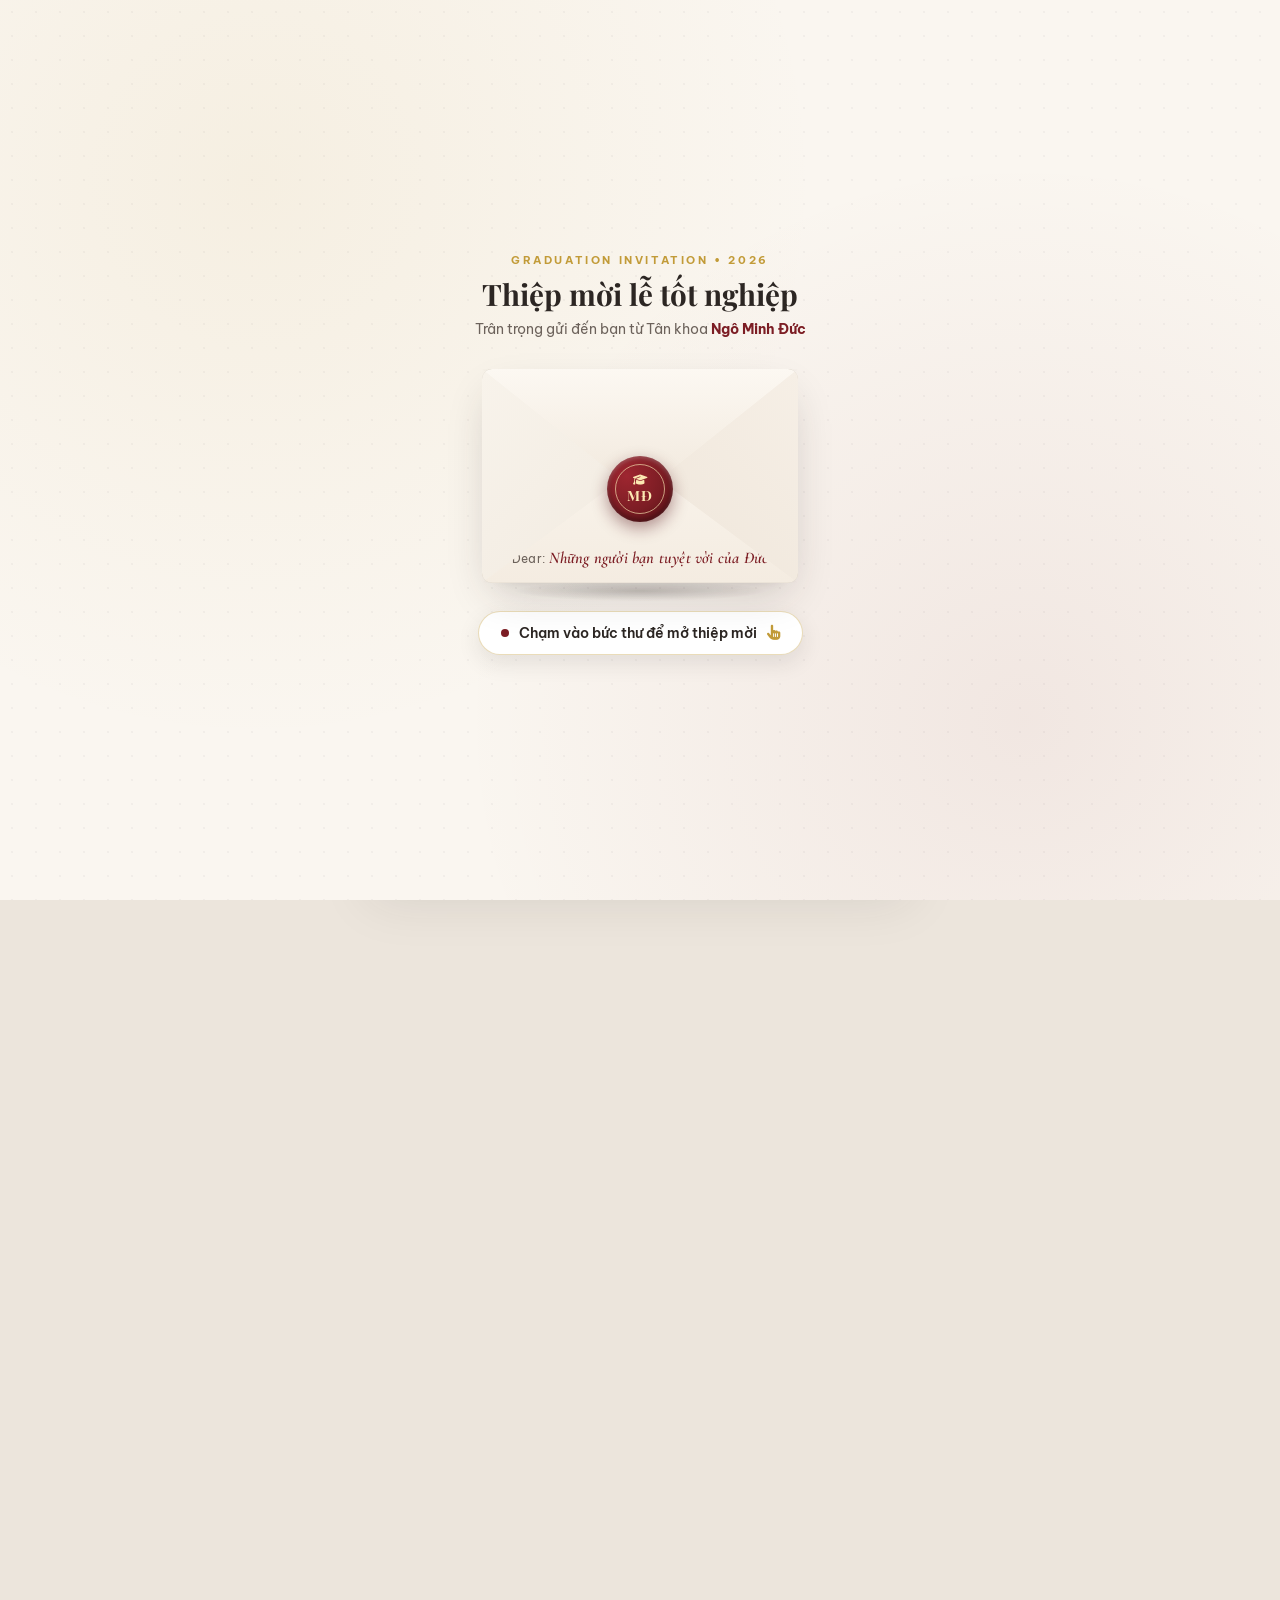
<file: index.html>
<!DOCTYPE html>
<html lang="vi">
<head>
  <meta charset="UTF-8">
  <meta name="viewport" content="width=device-width, initial-scale=1.0, maximum-scale=5.0">
  <title>Thiệp mời lễ tốt nghiệp - Ngô Minh Đức</title>

  <!-- Meta SEO & Khung xem trước liên kết (OpenGraph cho Zalo, Messenger, Facebook, iMessage) -->
  <meta name="description" content="Bốn năm thanh xuân khép lại trong một khoảnh khắc chuyển tua. Trân trọng kính mời Thầy Cô, Gia đình & Bạn bè đến chung vui cùng Tân khoa Ngô Minh Đức tại Đại học HUTECH.">
  <meta name="author" content="Ngô Minh Đức">
  
  <!-- ================================================================================== -->
  <!-- CẤU HÌNH HIỂN THỊ KHUNG XEM TRƯỚC (LINK PREVIEW) TRÊN ZALO, MESSENGER, FACEBOOK:    -->
  <!-- Khi gửi link thiệp lên Zalo/Messenger, hệ thống sẽ tự động hiện khung đẹp như mẫu. -->
  <!-- ================================================================================== -->
  <link rel="canonical" href="https://ngominhduc0203.github.io/thiepmoi-totnghiep/?v=5">
  <meta property="og:type" content="website">
  <meta property="og:url" content="https://ngominhduc0203.github.io/thiepmoi-totnghiep/?v=5">
  <!-- Dòng 1: Tiêu đề in đậm -->
  <meta property="og:title" content="Graduation Ceremony Ngô Minh Đức | Thiệp mời lễ tốt nghiệp">
  <!-- Dòng 2: Nội dung mô tả ngắn gọn, ý nghĩa -->
  <meta property="og:description" content="Bốn năm thanh xuân khép lại trong một khoảnh khắc chuyển tua. Trân trọng kính mời bạn đến chung vui cùng Minh Đức!">
  <!-- Dòng 3: Tên hiển thị nguồn website -->
  <meta property="og:site_name" content="Thiệp mời lễ tốt nghiệp • Minh Đức K22">
  <!-- Ảnh banner đại diện bức thư tỉ lệ chuẩn 1200x630 hiển thị rộng ngang cân đối (không bị hẹp 1 bên) -->
  <meta property="og:image" content="https://ngominhduc0203.github.io/thiepmoi-totnghiep/images/buc-thu-banner.jpg?v=2026112605">
  <meta property="og:image:secure_url" content="https://ngominhduc0203.github.io/thiepmoi-totnghiep/images/buc-thu-banner.jpg?v=2026112605">
  <meta property="og:image:type" content="image/jpeg">
  <meta property="og:image:width" content="1200">
  <meta property="og:image:height" content="630">
  <meta property="og:image:alt" content="Bức thư mời lễ tốt nghiệp - Tân khoa Ngô Minh Đức">

  <!-- Thẻ hỗ trợ Twitter / Telegram / iMessage -->
  <meta name="twitter:card" content="summary_large_image">
  <meta name="twitter:url" content="https://ngominhduc0203.github.io/thiepmoi-totnghiep/?v=5">
  <meta name="twitter:title" content="Graduation Ceremony Ngô Minh Đức | Thiệp mời lễ tốt nghiệp">
  <meta name="twitter:description" content="Bốn năm thanh xuân khép lại trong một khoảnh khắc chuyển tua. Trân trọng kính mời bạn đến chung vui cùng Minh Đức!">
  <meta name="twitter:image" content="https://ngominhduc0203.github.io/thiepmoi-totnghiep/images/buc-thu-banner.jpg?v=2026112605">

  <!-- Favicon -->
  <link rel="icon" href="data:image/svg+xml,<svg xmlns=%22http://www.w3.org/2000/svg%22 viewBox=%220 0 100 100%22><text y=%22.9em%22 font-size=%2290%22>🎓</text></svg>">

  <!-- Google Fonts: Be Vietnam Pro + Playfair Display + Cormorant Garamond + Caveat -->
  <link rel="preconnect" href="https://fonts.googleapis.com">
  <link rel="preconnect" href="https://fonts.gstatic.com" crossorigin>
  <link href="https://fonts.googleapis.com/css2?family=Be+Vietnam+Pro:ital,wght@0,300;0,400;0,500;0,600;0,700;1,400&family=Caveat:wght@500;600;700&family=Cormorant+Garamond:ital,wght@0,400;0,600;0,700;1,400;1,600&family=Playfair+Display:ital,wght@0,400;0,600;0,700;1,400&display=swap" rel="stylesheet">

  <!-- Font Awesome 6 Icons -->
  <link rel="stylesheet" href="https://cdnjs.cloudflare.com/ajax/libs/font-awesome/6.5.1/css/all.min.css">

  <!-- Custom Stylesheet (v=2026112703 để tránh cache CSS cũ) -->
  <link rel="stylesheet" href="css/style.css?v=2026112703">
</head>
<body class="envelope-locked">

  <!-- Thẻ Nhạc Nền Phát Khi Mở Thiệp Mời -->
  <audio id="bgAudio" src="./audio/nhac-nen.mp3" preload="auto" loop playsinline></audio>

  <!-- Nút Điều Khiển Bật / Tắt Nhạc Nền (Floating Music Button) -->
  <button type="button" id="audioControl" class="audio-control-btn" aria-label="Bật/Tắt nhạc nền" title="Bật / Tắt nhạc nền">
    <div class="music-disc-body">
      <span class="music-disc-icon">
        <i class="fa-solid fa-music"></i>
      </span>
    </div>
    <span class="music-wave-note note-1">♪</span>
    <span class="music-wave-note note-2">♫</span>
  </button>

  <!-- ======================================================== -->
  <!-- MÀN HÌNH PHONG BÌ BỨC THƯ CHỜ MỞ THIỆP (ENVELOPE INTRO)  -->
  <!-- Khách bấm vào phong bì sẽ mở nắp & hiện ra thiệp mời     -->
  <!-- ======================================================== -->
  <div id="envelopeOverlay" class="envelope-overlay" role="dialog" aria-modal="true" aria-label="Bấm để mở thiệp mời tốt nghiệp">
    <div class="envelope-stage">
      
      <!-- Tiêu đề nhỏ phía trên bức thư -->
      <div class="envelope-top-caption">
        <span class="envelope-kicker">GRADUATION INVITATION • 2026</span>
        <h2 class="envelope-heading">Thiệp mời lễ tốt nghiệp</h2>
        <p class="envelope-subheading">Trân trọng gửi đến bạn từ Tân khoa <strong>Ngô Minh Đức</strong></p>
      </div>

      <!-- Khối Bức Thư 3D (Interactive Envelope) -->
      <div id="envelopeCard" class="envelope-wrapper" tabindex="0" role="button" aria-label="Bấm vào bức thư để mở thiệp mời">
        <div class="envelope-shadow"></div>

        <div class="envelope-body">
          <!-- Mặt trong nền phong bì -->
          <div class="envelope-back"></div>

          <!-- Tấm thiệp bên trong nhú nhẹ lên khi mở nắp -->
          <div class="envelope-inner-card">
            <div class="inner-card-border">
              <img src="./images/logo-hutech.png" alt="Logo HUTECH" class="inner-card-logo">
              <span class="inner-card-tag">HUTECH UNIVERSITY • K22</span>
              <p class="inner-card-cursive">Minh Đức's</p>
              <p class="inner-card-title">GRADUATION</p>
              <p class="inner-card-date">19 . 12 . 2026</p>
            </div>
          </div>

          <!-- Nếp gấp 2 bên và mặt trước dưới phong bì -->
          <div class="envelope-pocket-left"></div>
          <div class="envelope-pocket-right"></div>
          <div class="envelope-pocket-bottom">
            <span class="envelope-pocket-to">Dear: <em>Những người bạn tuyệt vời của Đức</em></span>
          </div>

          <!-- Nắp phong bì (Lật mở 3D lên trên) -->
          <div class="envelope-flap"></div>

          <!-- Con dấu sáp đỏ đô ở chính giữa (Wax Seal) -->
          <div class="wax-seal-btn" aria-hidden="true">
            <div class="wax-seal-ring">
              <span class="wax-seal-icon"><i class="fa-solid fa-graduation-cap"></i></span>
              <span class="wax-seal-text">MĐ</span>
            </div>
          </div>
        </div>
      </div>

      <!-- Hướng dẫn bấm mở -->
      <button type="button" id="openEnvelopeBtn" class="envelope-open-prompt">
        <span class="prompt-pulse-dot"></span>
        <span>Chạm vào bức thư để mở thiệp mời</span>
        <i class="fa-solid fa-hand-pointer prompt-hand-icon"></i>
      </button>

    </div>
  </div>

  <!-- Mobile Wrapper Container -->
  <div class="invitation-container">

    <!-- ======================================================== -->
    <!-- PHẦN 1: THIỆP MỜI CHÍNH VỚI BĂNG RÔN PHỦ XUỐNG (HERO)   -->
    <!-- Thiết kế theo mẫu tham khảo: Băng rôn thả dọc bên phải   -->
    <!-- ======================================================== -->
    <header class="formal-card-section" id="hero">
      
      <!-- KHUNG VIỀN HOA VĂN GÓC VÀNG KIM CỔ ĐIỂN (THEO ẢNH MẪU) -->
      <div class="card-ornate-frame" aria-hidden="true">
        <svg width="0" height="0" style="position:absolute;overflow:hidden;">
          <defs>
            <symbol id="gold-corner-flourish" viewBox="0 0 80 80">
              <path d="M5 62 C5 44 4 20 6 7 C20 5 44 5 62 5" stroke="#CFA355" stroke-width="1.6" stroke-linecap="round" fill="none"/>
              <path d="M11 50 L11 11 L50 11" stroke="#CFA355" stroke-width="0.9" stroke-opacity="0.65" fill="none"/>
              <path d="M11 11 C18 13 24 19 26 26 C19 24 13 18 11 11 Z" fill="#CFA355" fill-opacity="0.82"/>
              <path d="M6 25 C12 24 16 29 14 35 C12 39 7 38 9 32" stroke="#CFA355" stroke-width="1.35" stroke-linecap="round" fill="none"/>
              <path d="M6 42 C11 44 13 49 9 53" stroke="#CFA355" stroke-width="1.2" stroke-linecap="round" fill="none"/>
              <circle cx="9.5" cy="59" r="1.6" fill="#CFA355"/>
              <path d="M25 6 C24 12 29 16 35 14 C39 12 38 7 32 9" stroke="#CFA355" stroke-width="1.35" stroke-linecap="round" fill="none"/>
              <path d="M42 6 C44 11 49 13 53 9" stroke="#CFA355" stroke-width="1.2" stroke-linecap="round" fill="none"/>
              <circle cx="59" cy="9.5" r="1.6" fill="#CFA355"/>
              <path d="M21 15 C27 15 31 18 31 23" stroke="#CFA355" stroke-width="1" stroke-linecap="round" fill="none"/>
              <path d="M15 21 C15 27 18 31 23 31" stroke="#CFA355" stroke-width="1" stroke-linecap="round" fill="none"/>
            </symbol>
            <symbol id="gold-sparkle-star" viewBox="0 0 60 60">
              <line x1="30" y1="2" x2="30" y2="58" stroke="#D9B166" stroke-width="0.8" stroke-opacity="0.45"/>
              <line x1="2" y1="30" x2="58" y2="30" stroke="#D9B166" stroke-width="0.8" stroke-opacity="0.45"/>
              <path d="M30 20 Q31.5 28.5 40 30 Q31.5 31.5 30 40 Q28.5 31.5 20 30 Q28.5 28.5 30 20 Z" fill="#D9B166" fill-opacity="0.72"/>
            </symbol>
          </defs>
        </svg>

        <div class="frame-border-inner"></div>
        <svg class="corner-flourish corner-tl" viewBox="0 0 80 80"><use href="#gold-corner-flourish"/></svg>
        <svg class="corner-flourish corner-tr" viewBox="0 0 80 80"><use href="#gold-corner-flourish"/></svg>
        <svg class="corner-flourish corner-bl" viewBox="0 0 80 80"><use href="#gold-corner-flourish"/></svg>
        <svg class="corner-flourish corner-br" viewBox="0 0 80 80"><use href="#gold-corner-flourish"/></svg>
        <svg class="frame-sparkle sparkle-left" viewBox="0 0 60 60"><use href="#gold-sparkle-star"/></svg>
        <svg class="frame-sparkle sparkle-bottom" viewBox="0 0 60 60"><use href="#gold-sparkle-star"/></svg>
      </div>

      <!-- DẢI BĂNG RÔN PHỦ DỌC XUỐNG BÊN PHẢI (NHƯ ẢNH MẪU) -->
      <aside class="hanging-sash reveal" aria-label="Dải băng tốt nghiệp K22 - Ngô Minh Đức">
        <div class="hanging-sash-ribbon">
          <!-- Biểu tượng ngôi sao ✦ -->
          <div class="sash-top-star">✦</div>
          
          <!-- Huy hiệu HUTECH trên dải băng -->
          <div class="sash-seal">
            <i class="fa-solid fa-graduation-cap"></i>
          </div>
          <span class="sash-school-label">HUTECH</span>

          <!-- Chữ dọc: TÊN TÂN KHOA NGÔ MINH ĐỨC -->
          <div class="sash-vertical-names-wrap">
            <span class="sash-name-vertical">NGÔ MINH ĐỨC</span>
          </div>

          <!-- Chữ dọc nhỏ: Ngành học -->
          <div class="sash-degree-wrap">
            <span class="sash-degree-vertical">Bachelor's Degree in IT • K22</span>
          </div>

          <!-- Nơ/Họa tiết ở đuôi chữ V -->
          <div class="sash-bottom-bow">
            <i class="fa-solid fa-ribbon"></i>
          </div>
        </div>
      </aside>

      <!-- NỘI DUNG TẤM THIỆP PHÍA BÊN TRÁI -->
      <div class="formal-card-content">
        <!-- Logo & Tên Trường -->
        <div class="school-header reveal">
          <!-- Logo HUTECH chính thức do bạn cung cấp -->
          <img src="./images/logo-hutech.png" alt="Logo Đại học HUTECH" class="school-logo-img">
          <div class="school-title-text">
            <h2 class="school-vn">TRƯỜNG ĐẠI HỌC CÔNG NGHỆ TP.HCM</h2>
            <p class="school-en">HUTECH UNIVERSITY</p>
          </div>
        </div>

        <!-- Lời gửi trân trọng -->
        <div class="card-salutation reveal reveal-delay-1">
          <span class="dear-label">Dear</span>
          <span class="recipients-name">Những người bạn tuyệt vời của Đức</span>
          <div class="dashed-line"></div>
        </div>

        <p class="invite-subtext reveal reveal-delay-1">Thân mời bạn đến dự</p>

        <!-- Tiêu đề Lễ tốt nghiệp (Graduation Ceremony) -->
        <div class="ceremony-headline reveal reveal-delay-2">
          <span class="cursive-name">Minh Đức's</span>
          <h1 class="bold-ceremony-title">GRADUATION</h1>
          <p class="ceremony-year">Ceremony 2026</p>
        </div>

        <!-- Khung thời gian & địa điểm (Theo đúng bố cục ảnh mẫu) -->
        <div class="ceremony-details-box">
          <div class="detail-block reveal reveal-delay-3">
            <span class="block-tag">VÀO LÚC</span>
            <p class="block-main time-range">08:30 SÁNG</p>
            <p class="block-sub day-name">THỨ BẢY</p>
            <p class="block-date">19.12.2026</p>
          </div>

          <div class="detail-block reveal reveal-delay-4">
            <span class="block-tag">TẠI</span>
            <p class="block-main venue-name">KHU E — ĐẠI HỌC HUTECH</p>
            <p class="block-address">10/80c Song Hành Xa Lộ Hà Nội, Tăng Nhơn Phú, TP. Hồ Chí Minh</p>
          </div>
        </div>

        <!-- Lời nhắn chân thành -->
        <p class="invitation-card-note reveal reveal-delay-5">
          "Sự hiện diện và những lời chúc tốt đẹp của bạn sẽ làm cho ngày này trở nên đáng nhớ hơn bao giờ hết!"
        </p>
      </div>
    </header>


    <!-- ================================================================== -->
    <!-- PHẦN 2: LỜI NGỎ CHÂN THÀNH & ẢNH CHÂN DUNG TỐT NGHIỆP POLAROID     -->
    <!-- ================================================================== -->
    <section class="portrait-showcase-section" id="portrait-section">

      <!-- Lời ngỏ chân thành -->
      <div class="invitation-letter reveal">
        <div class="letter-stamp reveal">
          <i class="fa-solid fa-envelope-open-text"></i>
        </div>
        <p class="section-badge reveal reveal-delay-1">THƯ MỜI</p>
        <h3 class="section-title reveal reveal-delay-1">Lời ngỏ chân thành</h3>
        <div class="divider-ornament reveal reveal-delay-2">
          <span></span><i class="fa-solid fa-feather-pointed"></i><span></span>
        </div>
        <div class="letter-content">
          <p class="reveal">
            Gửi những người bạn đã luôn đồng hành cùng Đức! Mình luôn cảm thấy may mắn và trân quý tình bạn của chúng mình trên suốt chặng đường đã qua.
          </p>
          <p class="reveal reveal-delay-1">
            Cảm ơn các bạn vì đã luôn ở bên cạnh, đối đãi với mình thật lòng, giúp đỡ và chưa từng bỏ mặc mình những lúc khó khăn, chông chênh nhất. Những năm tháng tuổi trẻ này trở nên ý nghĩa và trọn vẹn hơn nhiều là nhờ có những buổi cà phê chuyện trò, những lần sẻ chia và những tiếng cười vô tư bên cạnh các bạn.
          </p>
          <p class="highlight-invitation reveal reveal-delay-2">
            Ngày Đức tốt nghiệp đại học, sự hiện diện và nụ cười của các bạn chính là món quà quý giá nhất. Rất mong được gặp lại những gương mặt thân quen để cùng chia vui và lưu lại những bức hình kỷ niệm thật đẹp!
          </p>
        </div>
      </div>

      <!-- Khung ảnh Polaroid cao cấp theo mẫu tham khảo -->
      <div class="polaroid-vintage-container reveal">
        <!-- Băng dính Washi Tape góc trên bên phải -->
        <div class="washi-tape-strip tape-top-right"></div>
        <!-- Băng dính Washi Tape góc dưới bên trái -->
        <div class="washi-tape-strip tape-bottom-left"></div>

        <!-- Trái tim vẽ tay góc dưới bên trái -->
        <div class="doodle-heart-left">
          <svg viewBox="0 0 24 24" width="24" height="24" fill="none" stroke="#2C2623" stroke-width="1.8" stroke-linecap="round" stroke-linejoin="round">
            <path d="M20.84 4.61a5.5 5.5 0 0 0-7.78 0L12 5.67l-1.06-1.06a5.5 5.5 0 0 0-7.78 7.78l1.06 1.06L12 21.23l7.78-7.78 1.06-1.06a5.5 5.5 0 0 0 0-7.78z"></path>
          </svg>
        </div>

        <div class="polaroid-card-vintage">
          <!-- Dòng chữ dọc bên lề trái -->
          <div class="polaroid-left-sidebar">
            <span class="polaroid-vertical-caption">YOU'RE INVITED TO CELEBRATE A MILESTONE WORTH REMEMBERING.</span>
          </div>

          <!-- Khung ảnh chân dung chính -->
          <div class="polaroid-photo-inner">
            <img src="./images/chan-dung.jpg" alt="Chân dung Tân khoa Ngô Minh Đức" class="polaroid-vintage-img" loading="eager">
          </div>

          <!-- Chữ viết tay & Con dấu bưu điện ở lề dưới -->
          <div class="polaroid-bottom-bar">
            <div class="handwritten-wishes">
              <span class="handwritten-line-1">new chapter,</span>
              <span class="handwritten-line-2">new adventures <span class="caption-heart">♡</span></span>
              <span class="handwritten-sub">Tân khoa Ngô Minh Đức • K22 HUTECH</span>
            </div>

            <!-- Con dấu bưu điện tròn (The Next Chapter Awaits • 2026) -->
            <div class="graduation-postal-stamp" aria-label="Con dấu tốt nghiệp 2026">
              <svg viewBox="0 0 100 100" class="postal-stamp-svg">
                <!-- Vòng tròn ngoài nét đứt và vòng trong nét liền -->
                <circle cx="50" cy="50" r="47" fill="none" stroke="#2C2623" stroke-width="1.5" stroke-dasharray="3 2"/>
                <circle cx="50" cy="50" r="41.5" fill="none" stroke="#2C2623" stroke-width="1.1"/>
                
                <!-- Chữ uốn cong: THE NEXT CHAPTER -->
                <path id="stampTextTop" d="M 16,50 A 34,34 0 1,1 84,50" fill="none"/>
                <text font-size="7.5" font-family="'Be Vietnam Pro', sans-serif" font-weight="700" letter-spacing="1.4" fill="#2C2623">
                  <textPath href="#stampTextTop" startOffset="50%" text-anchor="middle">
                    THE NEXT CHAPTER
                  </textPath>
                </text>

                <!-- Chữ uốn cong: AWAITS -->
                <path id="stampTextBottom" d="M 84,50 A 34,34 0 0,1 16,50" fill="none"/>
                <text font-size="7.8" font-family="'Be Vietnam Pro', sans-serif" font-weight="700" letter-spacing="2" fill="#2C2623">
                  <textPath href="#stampTextBottom" startOffset="50%" text-anchor="middle">
                    AWAITS
                  </textPath>
                </text>

                <!-- Hai vạch ngang & class of 2026 -->
                <line x1="24" y1="40" x2="76" y2="40" stroke="#2C2623" stroke-width="0.9"/>
                <text x="50" y="37" text-anchor="middle" font-size="6.5" font-family="'Playfair Display', serif" font-style="italic" fill="#2C2623">class of</text>
                <text x="50" y="58" text-anchor="middle" font-size="17" font-family="'Playfair Display', serif" font-weight="700" letter-spacing="1" fill="#2C2623">2026</text>
                <line x1="24" y1="63" x2="76" y2="63" stroke="#2C2623" stroke-width="0.9"/>
                
                <!-- Ngôi sao nhỏ hai bên -->
                <text x="20" y="53" font-size="6" fill="#2C2623">★</text>
                <text x="76" y="53" font-size="6" fill="#2C2623">★</text>
              </svg>
            </div>
          </div>
        </div>
      </div>

      <!-- ============================================== -->
      <!-- KHUÔN HÌNH THỜI GIAN & LỊCH KỶ NIỆM (CALENDAR) -->
      <!-- Có đường kẻ đứt khúc kiểu cuống vé trên & dưới -->
      <!-- ============================================== -->
      <div class="ceremony-calendar-widget reveal">
        
        <!-- Đường kẻ đứt khúc & rãnh khuyết hai bên ở phía trên -->
        <div class="ticket-perforation ticket-perforation-top" aria-hidden="true">
          <span class="ticket-notch notch-left"></span>
          <span class="ticket-dashed-line"></span>
          <span class="ticket-notch notch-right"></span>
        </div>

        <div class="calendar-ticket-body">
          <!-- Thanh Time to Fly phía trên -->
          <div class="calendar-flight-banner reveal">
            <div class="flight-banner-left">
              <span class="flight-icon"><i class="fa-solid fa-plane-departure"></i></span>
              <div class="flight-banner-divider"></div>
              <div class="flight-banner-text">
                <span class="flight-title">TIME TO FLY</span>
                <span class="flight-subtitle">TOWARDS MY FUTURE</span>
              </div>
            </div>
            <div class="flight-banner-right">
              <span class="flight-symbol heart-symbol"><i class="fa-regular fa-heart"></i></span>
              <span class="flight-symbol star-symbol"><i class="fa-regular fa-star"></i></span>
            </div>
          </div>

          <!-- Cột hiển thị Ngày & Giờ với biểu tượng tròn -->
          <div class="event-time-showcase">
            <!-- Cột Ngày -->
            <div class="time-showcase-col reveal reveal-delay-1">
              <div class="time-col-icon-circle">
                <i class="fa-regular fa-calendar-check"></i>
              </div>
              <span class="time-col-tag">NGÀY</span>
              <p class="time-col-day">Thứ Bảy</p>
              <p class="time-col-date">19.12.2026</p>
            </div>

            <!-- Cột Giờ -->
            <div class="time-showcase-col reveal reveal-delay-2">
              <div class="time-col-icon-circle">
                <i class="fa-regular fa-clock"></i>
              </div>
              <span class="time-col-tag">GIỜ</span>
              <p class="time-col-day">Buổi Sáng</p>
              <p class="time-col-date">08:30</p>
            </div>
          </div>

          <!-- Tờ Lịch Tháng 12 / 2026 -->
          <div class="month-calendar-sheet reveal reveal-delay-2">
            <div class="month-sheet-header">
              <h4 class="month-title">Tháng 12 / 2026</h4>
            </div>
            <div class="month-sheet-divider"></div>

            <!-- Hàng Thứ (T2 đến CN) -->
            <div class="calendar-grid-weekdays">
              <span>T2</span>
              <span>T3</span>
              <span>T4</span>
              <span>T5</span>
              <span>T6</span>
              <span>T7</span>
              <span>CN</span>
            </div>

            <!-- Lưới các ngày trong tháng 12/2026 (Ngày 1 là Thứ Ba) -->
            <div class="calendar-grid-days">
              <!-- Tuần 1: Ngày 1 rơi vào Thứ Ba -->
              <span class="cal-day cal-empty"></span>
              <span class="cal-day">1</span>
              <span class="cal-day">2</span>
              <span class="cal-day">3</span>
              <span class="cal-day">4</span>
              <span class="cal-day">5</span>
              <span class="cal-day">6</span>

              <!-- Tuần 2 -->
              <span class="cal-day">7</span>
              <span class="cal-day">8</span>
              <span class="cal-day">9</span>
              <span class="cal-day">10</span>
              <span class="cal-day">11</span>
              <span class="cal-day">12</span>
              <span class="cal-day">13</span>

              <!-- Tuần 3: Ngày 19 Thứ Bảy có Trái Tim đánh dấu -->
              <span class="cal-day">14</span>
              <span class="cal-day">15</span>
              <span class="cal-day">16</span>
              <span class="cal-day">17</span>
              <span class="cal-day">18</span>
              <span class="cal-day cal-special-day" title="Ngày Lễ Tốt Nghiệp 19/12/2026">
                <span class="cal-heart-badge">
                  <svg viewBox="0 0 32 32" class="cal-heart-svg">
                    <path d="M16 28.5 C16 28.5 2.5 19.5 2.5 10.5 A 7 7 0 0 1 16 7 A 7 7 0 0 1 29.5 10.5 C 29.5 19.5 16 28.5 16 28.5 Z"/>
                  </svg>
                  <span class="cal-heart-text">19</span>
                </span>
              </span>
              <span class="cal-day">20</span>

              <!-- Tuần 4 -->
              <span class="cal-day">21</span>
              <span class="cal-day">22</span>
              <span class="cal-day">23</span>
              <span class="cal-day">24</span>
              <span class="cal-day">25</span>
              <span class="cal-day">26</span>
              <span class="cal-day">27</span>

              <!-- Tuần 5 -->
              <span class="cal-day">28</span>
              <span class="cal-day">29</span>
              <span class="cal-day">30</span>
              <span class="cal-day">31</span>
              <span class="cal-day cal-empty"></span>
              <span class="cal-day cal-empty"></span>
              <span class="cal-day cal-empty"></span>
            </div>
          </div>
        </div>

        <!-- Đường kẻ đứt khúc & rãnh khuyết hai bên ở phía dưới -->
        <div class="ticket-perforation ticket-perforation-bottom" aria-hidden="true">
          <span class="ticket-notch notch-left"></span>
          <span class="ticket-dashed-line"></span>
          <span class="ticket-notch notch-right"></span>
        </div>

      </div>
    </section>

    <!-- ============================================== -->
    <!-- PHẦN 3: SỔ LƯU BÚT (GUESTBOOK)                -->
    <!-- ============================================== -->
    <section class="guestbook-section" id="guestbook">
      <div class="guestbook-header reveal">
        <p class="section-badge">GUESTBOOK</p>
        <h3 class="section-title">Sổ lưu bút</h3>
        <div class="divider-ornament">
          <span></span><i class="fa-solid fa-pen-nib"></i><span></span>
        </div>
        <p class="guestbook-desc">
          Hãy để lại những dòng nhắn nhủ, lời chúc yêu thương để tiếp thêm năng lượng cho hành trình mới của Minh Đức nhé!
        </p>
      </div>

      <!-- Thẻ Form gửi lời chúc -->
      <div class="guestbook-card reveal">
        <form id="wishForm" class="wish-form">
          <!-- Ô nhập tên -->
          <div class="form-group reveal">
            <label for="senderName" class="form-label">
              <i class="fa-regular fa-user"></i> Tên của bạn <span class="required">*</span>
            </label>
            <input 
              type="text" 
              id="senderName" 
              name="name" 
              class="form-input" 
              placeholder="Nhập tên hoặc biệt danh của bạn..." 
              required 
              maxlength="100"
              autocomplete="name"
            >
          </div>

          <!-- Ô nhập lời chúc -->
          <div class="form-group reveal reveal-delay-1">
            <div class="label-with-action">
              <label for="wishMessage" class="form-label">
                <i class="fa-regular fa-comment-dots"></i> Lời chúc của bạn <span class="required">*</span>
              </label>
              <!-- Nút gợi ý lời chúc nhanh (icon bóng đèn) -->
              <button type="button" id="quickWishBtn" class="btn-quick-suggestion" title="Xem gợi ý lời chúc hay">
                <i class="fa-regular fa-lightbulb"></i>
                <span>Gợi ý lời chúc</span>
              </button>
            </div>

            <div class="textarea-wrapper">
              <textarea 
                id="wishMessage" 
                name="message" 
                class="form-textarea" 
                placeholder="Gửi gắm những lời chúc ý nghĩa, lời động viên hoặc kỷ niệm của bạn tới Đức tại đây..." 
                required 
                maxlength="500"
                rows="4"
              ></textarea>
              <!-- Bộ đếm ký tự 0/500 -->
              <div class="char-counter">
                <span id="charCount">0</span>/500
              </div>
            </div>
          </div>

          <!-- Nút Gửi lời chúc -->
          <button type="submit" id="submitWishBtn" class="btn btn-submit reveal reveal-delay-2">
            <i class="fa-solid fa-paper-plane"></i>
            <span class="btn-text">Gửi lời chúc</span>
          </button>
        </form>

        <!-- Thông báo trạng thái gửi -->
        <div id="formAlert" class="form-alert" style="display: none;"></div>
      </div>

      <!-- Modal Gợi ý lời chúc nhanh -->
      <div id="quickWishModal" class="quick-wish-modal">
        <div class="modal-backdrop" id="modalBackdrop"></div>
        <div class="modal-dialog">
          <div class="modal-header">
            <h4><i class="fa-solid fa-lightbulb"></i> Gợi ý lời chúc tốt nghiệp</h4>
            <button type="button" class="btn-close-modal" id="closeModalBtn" aria-label="Đóng">&times;</button>
          </div>
          <div class="modal-body">
            <p class="modal-intro">Bấm vào lời chúc bên dưới để chèn nhanh vào ô nhập:</p>
            <div class="suggestions-list">
              <button type="button" class="suggestion-item">
                🎓 Chúc mừng Minh Đức đã xuất sắc cán đích 4 năm đại học! Chúc bạn sự nghiệp thăng hoa, tự tin chinh phục mọi ước mơ phía trước!
              </button>
              <button type="button" class="suggestion-item">
                ✨ Mừng ngày tân khoa! Chúc bạn bước sang chặng đường mới luôn tràn đầy nhiệt huyết, gặt hái thật nhiều thành công và may mắn!
              </button>
              <button type="button" class="suggestion-item">
                🎉 Cột mốc tuyệt vời! Tự hào về Đức rất nhiều. Chúc người bạn của tui sớm thành công và luôn vững bước trên con đường đã chọn nhé!
              </button>
              <button type="button" class="suggestion-item">
                🚀 Chúc mừng tân kỹ sư/cử nhân tài năng! Chúc công việc thuận lợi, lương thưởng rủng rỉnh và luôn giữ mãi nụ cười rạng rỡ này!
              </button>
              <button type="button" class="suggestion-item">
                🍀 4 năm thanh xuân rực rỡ đã khép lại thật trọn vẹn. Chúc Đức chân cứng đá mềm, mở ra tương lai rạng ngời và hạnh phúc!
              </button>
              <button type="button" class="suggestion-item">
                ❤️ Chúc mừng tân khoa K22 HUTECH! Luôn tự tin vào chính mình và không ngừng tỏa sáng nhé!
              </button>
            </div>
          </div>
        </div>
      </div>
    </section>

    <!-- ============================================== -->
    <!-- PHẦN: BẢN ĐỒ GOOGLE MAPS DẪN ĐƯỜNG             -->
    <!-- ============================================== -->
    <section class="map-section" id="location-map">
      <div class="map-card reveal">
        <div class="map-card-header reveal">
          <div class="map-icon-badge">
            <i class="fa-solid fa-map-location-dot"></i>
          </div>
          <div class="map-header-text">
            <span class="map-badge-tag">BẢN ĐỒ ĐỊA ĐIỂM</span>
            <h3 class="map-card-title">Chỉ đường đến buổi lễ</h3>
          </div>
        </div>

        <div class="map-location-info reveal reveal-delay-1">
          <p class="map-venue-name">Đại học HUTECH Khu E</p>
          <p class="map-venue-address">
            <i class="fa-solid fa-location-dot"></i>
            10/80c Song Hành Xa Lộ Hà Nội, Tăng Nhơn Phú, Hồ Chí Minh, Việt Nam
          </p>
        </div>

        <!-- Khung nhúng Google Maps trực tiếp -->
        <div class="map-embed-wrapper reveal reveal-delay-1">
          <iframe 
            src="https://maps.google.com/maps?q=%C4%90%E1%BA%A1i+H%E1%BB%8Dc+Hutech+Khu+E,+10/80c+Song+H%C3%A0nh+Xa+L%E1%BB%99+H%C3%A0+N%E1%BB%99i,+T%C4%83ng+Nh%C6%A1n+Ph%C3%BA,+H%E1%BB%93+Ch%C3%AD+Minh&t=&z=16&ie=UTF8&iwloc=&output=embed" 
            width="100%" 
            height="260" 
            style="border:0;" 
            allowfullscreen="" 
            loading="lazy" 
            referrerpolicy="no-referrer-when-downgrade"
            title="Bản đồ vị trí Đại học HUTECH Khu E">
          </iframe>
        </div>

        <!-- Nút mở chỉ đường trên ứng dụng Google Maps -->
        <div class="map-actions reveal reveal-delay-2">
          <a href="https://www.google.com/maps/dir/?api=1&destination=%C4%90%E1%BA%A1i+H%E1%BB%8Dc+Hutech+Khu+E,+10/80c+Song+H%C3%A0nh+Xa+L%E1%BB%99+H%C3%A0+N%E1%BB%99i,+T%C4%83ng+Nh%C6%A1n+Ph%C3%BA,+H%E1%BB%93+Ch%C3%AD+Minh" target="_blank" rel="noopener noreferrer" class="btn btn-primary btn-open-map">
            <i class="fa-solid fa-diamond-turn-right"></i>
            <span>Chỉ đường Google Maps</span>
          </a>
        </div>
      </div>
    </section>


    <!-- ============================================== -->
    <!-- PHẦN 4: CHÂN TRANG (FOOTER)                   -->
    <!-- ============================================== -->
    <footer class="footer-section" id="footer">
      <div class="footer-card reveal">
        <!-- Trích dẫn từ dải băng -->
        <div class="footer-quote-wrap reveal">
          <i class="fa-solid fa-quote-left quote-icon"></i>
          <p class="footer-quote">
            "Cảm ơn Ba Mẹ đã dành cả thanh xuân để đổi lấy tương lai cho con"
          </p>
          <span class="quote-signature">— Dải băng tốt nghiệp K22 —</span>
        </div>

        <div class="footer-message reveal reveal-delay-1">
          <p>
            Chân thành cảm ơn sự hiện diện và những tình cảm ấm áp mà quý Thầy Cô, gia đình và bạn bè đã dành cho Đức!
          </p>
        </div>

        <!-- Thông tin liên hệ nhanh -->
        <div class="quick-contact reveal reveal-delay-1">
          <span class="contact-title">KẾT NỐI VỚI ĐỨC:</span>
          <div class="contact-buttons">
            <a href="tel:0377294114" class="contact-btn" title="Gọi điện cho Minh Đức: 0377 294 114">
              <i class="fa-solid fa-phone"></i>
              <span>0377 294 114</span>
            </a>
            <a href="https://zalo.me/0377294114" target="_blank" rel="noopener noreferrer" class="contact-btn zalo-btn" title="Nhắn qua Zalo: 0377 294 114">
              <i class="fa-solid fa-comment-dots"></i>
              <span>Zalo</span>
            </a>
            <a href="https://www.facebook.com/dung.letin.3" target="_blank" rel="noopener noreferrer" class="contact-btn fb-btn" title="Facebook Minh Đức">
              <i class="fa-brands fa-facebook-f"></i>
              <span>Facebook</span>
            </a>
          </div>
        </div>

        <!-- Nút chia sẻ thiệp -->
        <div class="share-invitation reveal reveal-delay-2">
          <button type="button" id="shareBtn" class="btn btn-outline-share">
            <i class="fa-regular fa-clone"></i>
            <span>Sao chép liên kết thiệp</span>
          </button>
        </div>

        <div class="footer-copyright reveal reveal-delay-2">
          <p>© 2026 Ngô Minh Đức • K22 Đại học HUTECH</p>
          <p class="small-tag">Designed with <i class="fa-solid fa-heart heart-beat"></i> for Graduation Day</p>
        </div>
      </div>
    </footer>

  </div>

  <!-- Gợi ý lướt xuống nho nhỏ, thẩm mỹ ở chính giữa góc dưới màn hình -->
  <div id="scrollHint" class="scroll-hint" aria-hidden="true">
    <span class="scroll-hint-text">Lướt xuống</span>
    <span class="scroll-hint-arrows">
      <svg class="scroll-hint-chevron chevron-top" viewBox="0 0 16 8" width="13" height="6.5" fill="none">
        <path d="M1.5 1.5L8 6.5L14.5 1.5" stroke="currentColor" stroke-width="1.4" stroke-linecap="round" stroke-linejoin="round"/>
      </svg>
      <svg class="scroll-hint-chevron chevron-bottom" viewBox="0 0 16 8" width="13" height="6.5" fill="none">
        <path d="M1.5 1.5L8 6.5L14.5 1.5" stroke="currentColor" stroke-width="1.4" stroke-linecap="round" stroke-linejoin="round"/>
      </svg>
    </span>
  </div>

  <!-- Toast notification component -->
  <div id="toastNotification" class="toast-notification"></div>

  <!-- JavaScript (v=2026112604 để tránh cache JS cũ) -->
  <script src="js/script.js?v=2026112701"></script>
</body>
</html>
</file>
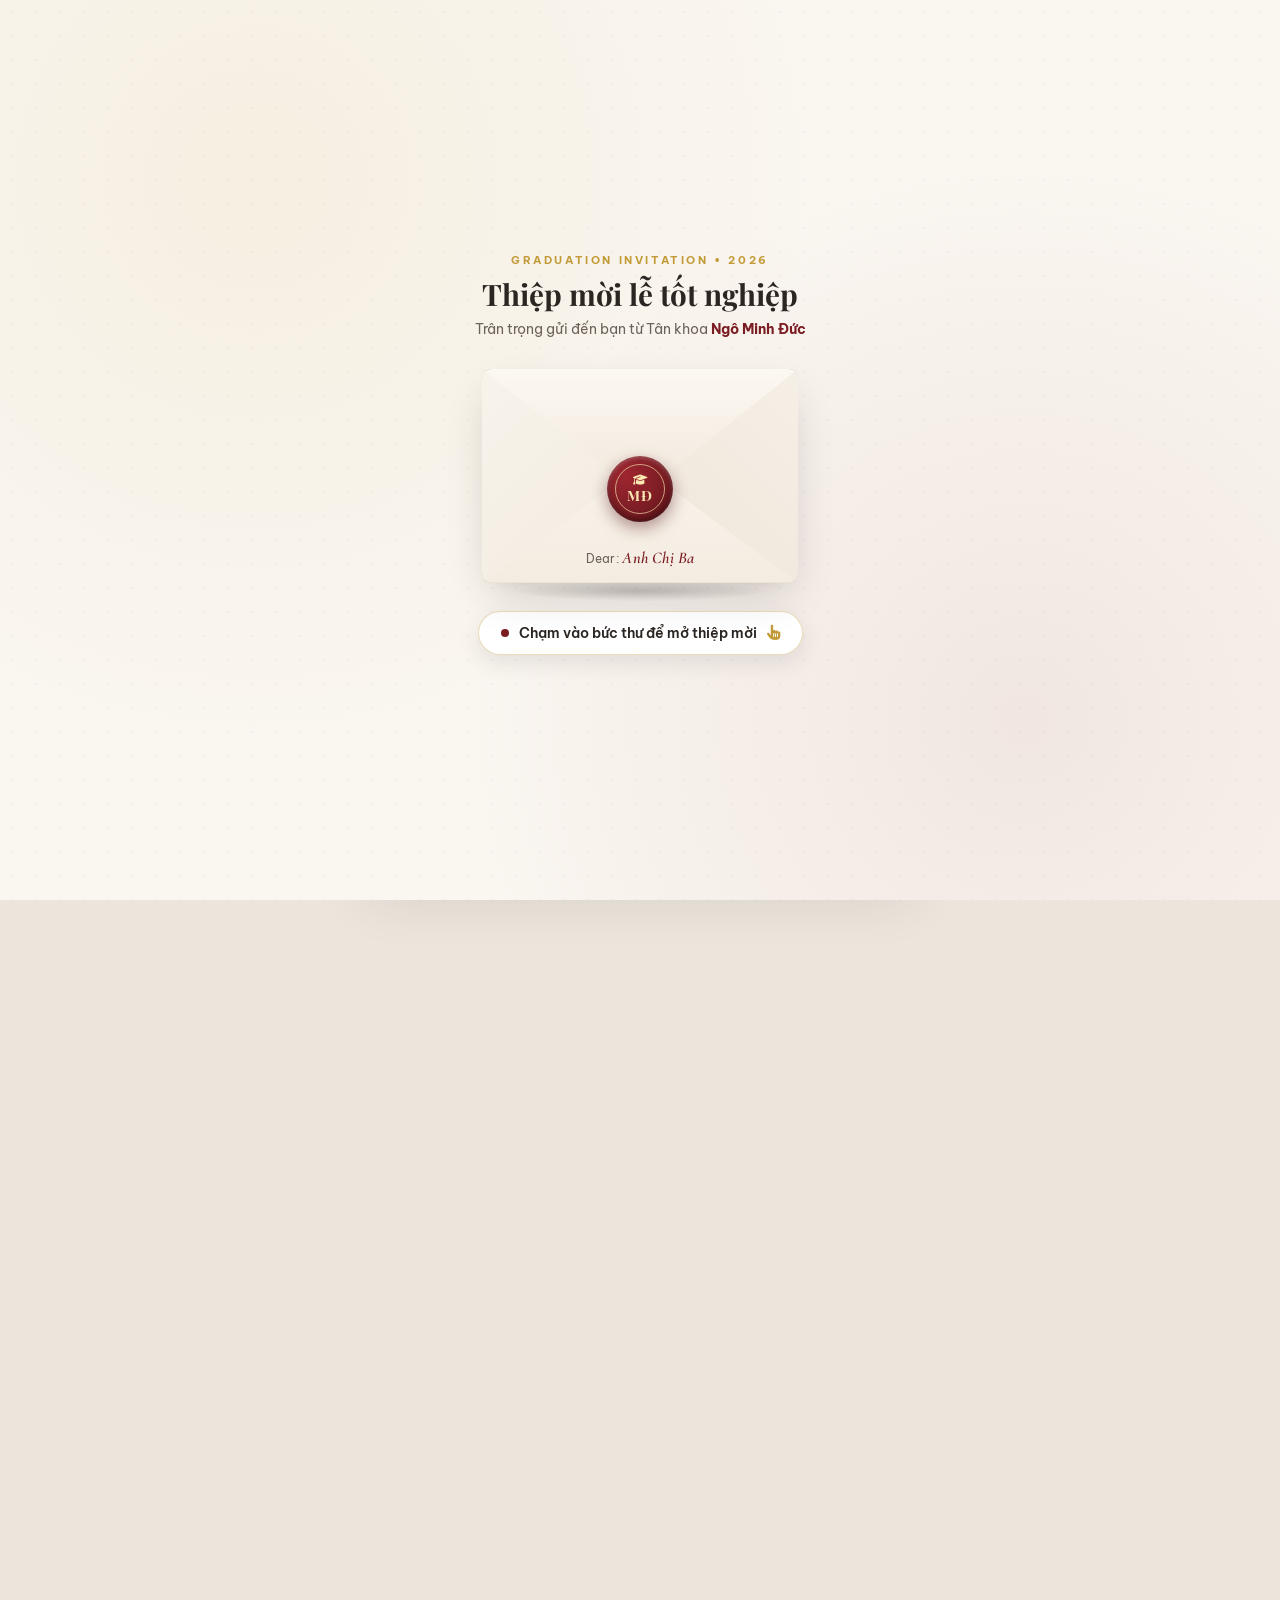
<file: anh-chi-ba/index.html>
<!DOCTYPE html>
<html lang="vi">
<head>
  <meta charset="UTF-8">
  <meta name="viewport" content="width=device-width, initial-scale=1.0, maximum-scale=5.0">
  <title>Thiệp mời lễ tốt nghiệp - Ngô Minh Đức</title>

  <!-- Meta SEO & Khung xem trước liên kết (OpenGraph cho Zalo, Messenger, Facebook, iMessage) -->
  <meta name="description" content="Bốn năm thanh xuân khép lại trong một khoảnh khắc chuyển tua. Trân trọng kính mời Thầy Cô, Gia đình & Bạn bè đến chung vui cùng Tân khoa Ngô Minh Đức tại Đại học HUTECH.">
  <meta name="author" content="Ngô Minh Đức">
  
  <!-- ================================================================================== -->
  <!-- CẤU HÌNH HIỂN THỊ KHUNG XEM TRƯỚC (LINK PREVIEW) TRÊN ZALO, MESSENGER, FACEBOOK:    -->
  <!-- Khi gửi link thiệp lên Zalo/Messenger, hệ thống sẽ tự động hiện khung đẹp như mẫu. -->
  <!-- ================================================================================== -->
  <link rel="canonical" href="https://ngominhduc0203.github.io/thiepmoi-totnghiep/anh-chi-ba/">
  <meta property="og:type" content="website">
  <meta property="og:url" content="https://ngominhduc0203.github.io/thiepmoi-totnghiep/anh-chi-ba/">
  <!-- Dòng 1: Tiêu đề in đậm -->
  <meta property="og:title" content="Graduation Ceremony Ngô Minh Đức | Thiệp mời lễ tốt nghiệp">
  <!-- Dòng 2: Nội dung mô tả ngắn gọn, ý nghĩa -->
  <meta property="og:description" content="Bốn năm thanh xuân khép lại trong một khoảnh khắc chuyển tua. Trân trọng kính mời bạn đến chung vui cùng Minh Đức!">
  <!-- Dòng 3: Tên hiển thị nguồn website -->
  <meta property="og:site_name" content="Thiệp mời lễ tốt nghiệp • Minh Đức K22">
  <!-- Ảnh banner đại diện bức thư tỉ lệ chuẩn 1200x630 hiển thị rộng ngang cân đối (không bị hẹp 1 bên) -->
  <meta property="og:image" content="https://ngominhduc0203.github.io/thiepmoi-totnghiep/images/buc-thu-banner.jpg?v=2026112605">
  <meta property="og:image:secure_url" content="https://ngominhduc0203.github.io/thiepmoi-totnghiep/images/buc-thu-banner.jpg?v=2026112605">
  <meta property="og:image:type" content="image/jpeg">
  <meta property="og:image:width" content="1200">
  <meta property="og:image:height" content="630">
  <meta property="og:image:alt" content="Bức thư mời lễ tốt nghiệp - Tân khoa Ngô Minh Đức">

  <!-- Thẻ hỗ trợ Twitter / Telegram / iMessage -->
  <meta name="twitter:card" content="summary_large_image">
  <meta name="twitter:url" content="https://ngominhduc0203.github.io/thiepmoi-totnghiep/anh-chi-ba/">
  <meta name="twitter:title" content="Graduation Ceremony Ngô Minh Đức | Thiệp mời lễ tốt nghiệp">
  <meta name="twitter:description" content="Bốn năm thanh xuân khép lại trong một khoảnh khắc chuyển tua. Trân trọng kính mời bạn đến chung vui cùng Minh Đức!">
  <meta name="twitter:image" content="https://ngominhduc0203.github.io/thiepmoi-totnghiep/images/buc-thu-banner.jpg?v=2026112605">

  <!-- Favicon -->
  <link rel="icon" href="data:image/svg+xml,<svg xmlns=%22http://www.w3.org/2000/svg%22 viewBox=%220 0 100 100%22><text y=%22.9em%22 font-size=%2290%22>🎓</text></svg>">

  <!-- Google Fonts: Be Vietnam Pro + Playfair Display + Cormorant Garamond + Caveat -->
  <link rel="preconnect" href="https://fonts.googleapis.com">
  <link rel="preconnect" href="https://fonts.gstatic.com" crossorigin>
  <link href="https://fonts.googleapis.com/css2?family=Be+Vietnam+Pro:ital,wght@0,300;0,400;0,500;0,600;0,700;1,400&family=Caveat:wght@500;600;700&family=Cormorant+Garamond:ital,wght@0,400;0,600;0,700;1,400;1,600&family=Playfair+Display:ital,wght@0,400;0,600;0,700;1,400&display=swap" rel="stylesheet">

  <!-- Font Awesome 6 Icons -->
  <link rel="stylesheet" href="https://cdnjs.cloudflare.com/ajax/libs/font-awesome/6.5.1/css/all.min.css">

  <!-- Custom Stylesheet (v=2026112703 để tránh cache CSS cũ) -->
  <link rel="stylesheet" href="../css/style.css?v=2026112703">
</head>
<body class="envelope-locked">

  <!-- Thẻ Nhạc Nền Phát Khi Mở Thiệp Mời -->
  <audio id="bgAudio" src="../audio/nhac-nen.mp3" preload="auto" loop playsinline></audio>

  <!-- Nút Điều Khiển Bật / Tắt Nhạc Nền (Floating Music Button) -->
  <button type="button" id="audioControl" class="audio-control-btn" aria-label="Bật/Tắt nhạc nền" title="Bật / Tắt nhạc nền">
    <div class="music-disc-body">
      <span class="music-disc-icon">
        <i class="fa-solid fa-music"></i>
      </span>
    </div>
    <span class="music-wave-note note-1">♪</span>
    <span class="music-wave-note note-2">♫</span>
  </button>

  <!-- ======================================================== -->
  <!-- MÀN HÌNH PHONG BÌ BỨC THƯ CHỜ MỞ THIỆP (ENVELOPE INTRO)  -->
  <!-- Khách bấm vào phong bì sẽ mở nắp & hiện ra thiệp mời     -->
  <!-- ======================================================== -->
  <div id="envelopeOverlay" class="envelope-overlay" role="dialog" aria-modal="true" aria-label="Bấm để mở thiệp mời tốt nghiệp">
    <div class="envelope-stage">
      
      <!-- Tiêu đề nhỏ phía trên bức thư -->
      <div class="envelope-top-caption">
        <span class="envelope-kicker">GRADUATION INVITATION • 2026</span>
        <h2 class="envelope-heading">Thiệp mời lễ tốt nghiệp</h2>
        <p class="envelope-subheading">Trân trọng gửi đến bạn từ Tân khoa <strong>Ngô Minh Đức</strong></p>
      </div>

      <!-- Khối Bức Thư 3D (Interactive Envelope) -->
      <div id="envelopeCard" class="envelope-wrapper" tabindex="0" role="button" aria-label="Bấm vào bức thư để mở thiệp mời">
        <div class="envelope-shadow"></div>

        <div class="envelope-body">
          <!-- Mặt trong nền phong bì -->
          <div class="envelope-back"></div>

          <!-- Tấm thiệp bên trong nhú nhẹ lên khi mở nắp -->
          <div class="envelope-inner-card">
            <div class="inner-card-border">
              <img src="../images/logo-hutech.png" alt="Logo HUTECH" class="inner-card-logo">
              <span class="inner-card-tag">HUTECH UNIVERSITY • K22</span>
              <p class="inner-card-cursive">Minh Đức's</p>
              <p class="inner-card-title">GRADUATION</p>
              <p class="inner-card-date">19 . 12 . 2026</p>
            </div>
          </div>

          <!-- Nếp gấp 2 bên và mặt trước dưới phong bì -->
          <div class="envelope-pocket-left"></div>
          <div class="envelope-pocket-right"></div>
          <div class="envelope-pocket-bottom">
            <span class="envelope-pocket-to">Dear: <em>Anh Chị Ba</em></span>
          </div>

          <!-- Nắp phong bì (Lật mở 3D lên trên) -->
          <div class="envelope-flap"></div>

          <!-- Con dấu sáp đỏ đô ở chính giữa (Wax Seal) -->
          <div class="wax-seal-btn" aria-hidden="true">
            <div class="wax-seal-ring">
              <span class="wax-seal-icon"><i class="fa-solid fa-graduation-cap"></i></span>
              <span class="wax-seal-text">MĐ</span>
            </div>
          </div>
        </div>
      </div>

      <!-- Hướng dẫn bấm mở -->
      <button type="button" id="openEnvelopeBtn" class="envelope-open-prompt">
        <span class="prompt-pulse-dot"></span>
        <span>Chạm vào bức thư để mở thiệp mời</span>
        <i class="fa-solid fa-hand-pointer prompt-hand-icon"></i>
      </button>

    </div>
  </div>

  <!-- Mobile Wrapper Container -->
  <div class="invitation-container">

    <!-- ======================================================== -->
    <!-- PHẦN 1: THIỆP MỜI CHÍNH VỚI BĂNG RÔN PHỦ XUỐNG (HERO)   -->
    <!-- Thiết kế theo mẫu tham khảo: Băng rôn thả dọc bên phải   -->
    <!-- ======================================================== -->
    <header class="formal-card-section" id="hero">
      
      <!-- KHUNG VIỀN HOA VĂN GÓC VÀNG KIM CỔ ĐIỂN (THEO ẢNH MẪU) -->
      <div class="card-ornate-frame" aria-hidden="true">
        <svg width="0" height="0" style="position:absolute;overflow:hidden;">
          <defs>
            <symbol id="gold-corner-flourish" viewBox="0 0 80 80">
              <path d="M5 62 C5 44 4 20 6 7 C20 5 44 5 62 5" stroke="#CFA355" stroke-width="1.6" stroke-linecap="round" fill="none"/>
              <path d="M11 50 L11 11 L50 11" stroke="#CFA355" stroke-width="0.9" stroke-opacity="0.65" fill="none"/>
              <path d="M11 11 C18 13 24 19 26 26 C19 24 13 18 11 11 Z" fill="#CFA355" fill-opacity="0.82"/>
              <path d="M6 25 C12 24 16 29 14 35 C12 39 7 38 9 32" stroke="#CFA355" stroke-width="1.35" stroke-linecap="round" fill="none"/>
              <path d="M6 42 C11 44 13 49 9 53" stroke="#CFA355" stroke-width="1.2" stroke-linecap="round" fill="none"/>
              <circle cx="9.5" cy="59" r="1.6" fill="#CFA355"/>
              <path d="M25 6 C24 12 29 16 35 14 C39 12 38 7 32 9" stroke="#CFA355" stroke-width="1.35" stroke-linecap="round" fill="none"/>
              <path d="M42 6 C44 11 49 13 53 9" stroke="#CFA355" stroke-width="1.2" stroke-linecap="round" fill="none"/>
              <circle cx="59" cy="9.5" r="1.6" fill="#CFA355"/>
              <path d="M21 15 C27 15 31 18 31 23" stroke="#CFA355" stroke-width="1" stroke-linecap="round" fill="none"/>
              <path d="M15 21 C15 27 18 31 23 31" stroke="#CFA355" stroke-width="1" stroke-linecap="round" fill="none"/>
            </symbol>
            <symbol id="gold-sparkle-star" viewBox="0 0 60 60">
              <line x1="30" y1="2" x2="30" y2="58" stroke="#D9B166" stroke-width="0.8" stroke-opacity="0.45"/>
              <line x1="2" y1="30" x2="58" y2="30" stroke="#D9B166" stroke-width="0.8" stroke-opacity="0.45"/>
              <path d="M30 20 Q31.5 28.5 40 30 Q31.5 31.5 30 40 Q28.5 31.5 20 30 Q28.5 28.5 30 20 Z" fill="#D9B166" fill-opacity="0.72"/>
            </symbol>
          </defs>
        </svg>

        <div class="frame-border-inner"></div>
        <svg class="corner-flourish corner-tl" viewBox="0 0 80 80"><use href="#gold-corner-flourish"/></svg>
        <svg class="corner-flourish corner-tr" viewBox="0 0 80 80"><use href="#gold-corner-flourish"/></svg>
        <svg class="corner-flourish corner-bl" viewBox="0 0 80 80"><use href="#gold-corner-flourish"/></svg>
        <svg class="corner-flourish corner-br" viewBox="0 0 80 80"><use href="#gold-corner-flourish"/></svg>
        <svg class="frame-sparkle sparkle-left" viewBox="0 0 60 60"><use href="#gold-sparkle-star"/></svg>
        <svg class="frame-sparkle sparkle-bottom" viewBox="0 0 60 60"><use href="#gold-sparkle-star"/></svg>
      </div>

      <!-- DẢI BĂNG RÔN PHỦ DỌC XUỐNG BÊN PHẢI (NHƯ ẢNH MẪU) -->
      <aside class="hanging-sash reveal" aria-label="Dải băng tốt nghiệp K22 - Ngô Minh Đức">
        <div class="hanging-sash-ribbon">
          <!-- Biểu tượng ngôi sao ✦ -->
          <div class="sash-top-star">✦</div>
          
          <!-- Huy hiệu HUTECH trên dải băng -->
          <div class="sash-seal">
            <i class="fa-solid fa-graduation-cap"></i>
          </div>
          <span class="sash-school-label">HUTECH</span>

          <!-- Chữ dọc: TÊN TÂN KHOA NGÔ MINH ĐỨC -->
          <div class="sash-vertical-names-wrap">
            <span class="sash-name-vertical">NGÔ MINH ĐỨC</span>
          </div>

          <!-- Chữ dọc nhỏ: Ngành học -->
          <div class="sash-degree-wrap">
            <span class="sash-degree-vertical">Bachelor's Degree in IT • K22</span>
          </div>

          <!-- Nơ/Họa tiết ở đuôi chữ V -->
          <div class="sash-bottom-bow">
            <i class="fa-solid fa-ribbon"></i>
          </div>
        </div>
      </aside>

      <!-- NỘI DUNG TẤM THIỆP PHÍA BÊN TRÁI -->
      <div class="formal-card-content">
        <!-- Logo & Tên Trường -->
        <div class="school-header reveal">
          <!-- Logo HUTECH chính thức do bạn cung cấp -->
          <img src="../images/logo-hutech.png" alt="Logo Đại học HUTECH" class="school-logo-img">
          <div class="school-title-text">
            <h2 class="school-vn">TRƯỜNG ĐẠI HỌC CÔNG NGHỆ TP.HCM</h2>
            <p class="school-en">HUTECH UNIVERSITY</p>
          </div>
        </div>

        <!-- Lời gửi trân trọng -->
        <div class="card-salutation reveal reveal-delay-1">
          <span class="dear-label">Dear</span>
          <span class="recipients-name">Anh Chị Ba</span>
          <div class="dashed-line"></div>
        </div>

        <p class="invite-subtext reveal reveal-delay-1">Thân mời bạn đến dự</p>

        <!-- Tiêu đề Lễ tốt nghiệp (Graduation Ceremony) -->
        <div class="ceremony-headline reveal reveal-delay-2">
          <span class="cursive-name">Minh Đức's</span>
          <h1 class="bold-ceremony-title">GRADUATION</h1>
          <p class="ceremony-year">Ceremony 2026</p>
        </div>

        <!-- Khung thời gian & địa điểm (Theo đúng bố cục ảnh mẫu) -->
        <div class="ceremony-details-box">
          <div class="detail-block reveal reveal-delay-3">
            <span class="block-tag">VÀO LÚC</span>
            <p class="block-main time-range">08:30 SÁNG</p>
            <p class="block-sub day-name">THỨ BẢY</p>
            <p class="block-date">19.12.2026</p>
          </div>

          <div class="detail-block reveal reveal-delay-4">
            <span class="block-tag">TẠI</span>
            <p class="block-main venue-name">KHU E — ĐẠI HỌC HUTECH</p>
            <p class="block-address">10/80c Song Hành Xa Lộ Hà Nội, Tăng Nhơn Phú, TP. Hồ Chí Minh</p>
          </div>
        </div>

        <!-- Lời nhắn chân thành -->
        <p class="invitation-card-note reveal reveal-delay-5">
          "Sự hiện diện và những lời chúc tốt đẹp của bạn sẽ làm cho ngày này trở nên đáng nhớ hơn bao giờ hết!"
        </p>
      </div>
    </header>


    <!-- ================================================================== -->
    <!-- PHẦN 2: LỜI NGỎ CHÂN THÀNH & ẢNH CHÂN DUNG TỐT NGHIỆP POLAROID     -->
    <!-- ================================================================== -->
    <section class="portrait-showcase-section" id="portrait-section">

      <!-- Lời ngỏ chân thành -->
      <div class="invitation-letter reveal">
        <div class="letter-stamp reveal">
          <i class="fa-solid fa-envelope-open-text"></i>
        </div>
        <p class="section-badge reveal reveal-delay-1">THƯ MỜI</p>
        <h3 class="section-title reveal reveal-delay-1">Lời ngỏ chân thành</h3>
        <div class="divider-ornament reveal reveal-delay-2">
          <span></span><i class="fa-solid fa-feather-pointed"></i><span></span>
        </div>
        <div class="letter-content">
          <p class="reveal">
            Em xin gửi lời cảm ơn và lòng biết ơn sâu sắc nhất từ tận đáy lòng đến Anh Chị Ba!
          </p>
          <p class="reveal reveal-delay-1">
            Suốt những năm tháng qua, ngoài Ba Mẹ ra thì Anh Chị Ba chính là điểm tựa lớn nhất của em. Cảm ơn Anh Chị đã luôn thương em, cùng Ba Mẹ lo lắng, bảo bọc, chỉ bảo và giúp đỡ em hết lòng cả về vật chất lẫn tinh thần để em có thể yên tâm học hành đến ngày hôm nay.
          </p>
          <p class="highlight-invitation reveal reveal-delay-2">
            Tấm bằng tốt nghiệp này không chỉ là nỗ lực của riêng em, mà còn là công sức và sự hy sinh thầm lặng của Anh Chị Ba dành cho đứa em này. Ngày vui trọng đại của cuộc đời em, em chỉ mong có Anh Chị Ba ở bên để cùng chia sẻ niềm tự hào và hạnh phúc này!
          </p>
        </div>
      </div>

      <!-- Khung ảnh Polaroid cao cấp theo mẫu tham khảo -->
      <div class="polaroid-vintage-container reveal">
        <!-- Băng dính Washi Tape góc trên bên phải -->
        <div class="washi-tape-strip tape-top-right"></div>
        <!-- Băng dính Washi Tape góc dưới bên trái -->
        <div class="washi-tape-strip tape-bottom-left"></div>

        <!-- Trái tim vẽ tay góc dưới bên trái -->
        <div class="doodle-heart-left">
          <svg viewBox="0 0 24 24" width="24" height="24" fill="none" stroke="#2C2623" stroke-width="1.8" stroke-linecap="round" stroke-linejoin="round">
            <path d="M20.84 4.61a5.5 5.5 0 0 0-7.78 0L12 5.67l-1.06-1.06a5.5 5.5 0 0 0-7.78 7.78l1.06 1.06L12 21.23l7.78-7.78 1.06-1.06a5.5 5.5 0 0 0 0-7.78z"></path>
          </svg>
        </div>

        <div class="polaroid-card-vintage">
          <!-- Dòng chữ dọc bên lề trái -->
          <div class="polaroid-left-sidebar">
            <span class="polaroid-vertical-caption">YOU'RE INVITED TO CELEBRATE A MILESTONE WORTH REMEMBERING.</span>
          </div>

          <!-- Khung ảnh chân dung chính -->
          <div class="polaroid-photo-inner">
            <img src="../images/chan-dung.jpg" alt="Chân dung Tân khoa Ngô Minh Đức" class="polaroid-vintage-img" loading="eager">
          </div>

          <!-- Chữ viết tay & Con dấu bưu điện ở lề dưới -->
          <div class="polaroid-bottom-bar">
            <div class="handwritten-wishes">
              <span class="handwritten-line-1">new chapter,</span>
              <span class="handwritten-line-2">new adventures <span class="caption-heart">♡</span></span>
              <span class="handwritten-sub">Tân khoa Ngô Minh Đức • K22 HUTECH</span>
            </div>

            <!-- Con dấu bưu điện tròn (The Next Chapter Awaits • 2026) -->
            <div class="graduation-postal-stamp" aria-label="Con dấu tốt nghiệp 2026">
              <svg viewBox="0 0 100 100" class="postal-stamp-svg">
                <!-- Vòng tròn ngoài nét đứt và vòng trong nét liền -->
                <circle cx="50" cy="50" r="47" fill="none" stroke="#2C2623" stroke-width="1.5" stroke-dasharray="3 2"/>
                <circle cx="50" cy="50" r="41.5" fill="none" stroke="#2C2623" stroke-width="1.1"/>
                
                <!-- Chữ uốn cong: THE NEXT CHAPTER -->
                <path id="stampTextTop" d="M 16,50 A 34,34 0 1,1 84,50" fill="none"/>
                <text font-size="7.5" font-family="'Be Vietnam Pro', sans-serif" font-weight="700" letter-spacing="1.4" fill="#2C2623">
                  <textPath href="#stampTextTop" startOffset="50%" text-anchor="middle">
                    THE NEXT CHAPTER
                  </textPath>
                </text>

                <!-- Chữ uốn cong: AWAITS -->
                <path id="stampTextBottom" d="M 84,50 A 34,34 0 0,1 16,50" fill="none"/>
                <text font-size="7.8" font-family="'Be Vietnam Pro', sans-serif" font-weight="700" letter-spacing="2" fill="#2C2623">
                  <textPath href="#stampTextBottom" startOffset="50%" text-anchor="middle">
                    AWAITS
                  </textPath>
                </text>

                <!-- Hai vạch ngang & class of 2026 -->
                <line x1="24" y1="40" x2="76" y2="40" stroke="#2C2623" stroke-width="0.9"/>
                <text x="50" y="37" text-anchor="middle" font-size="6.5" font-family="'Playfair Display', serif" font-style="italic" fill="#2C2623">class of</text>
                <text x="50" y="58" text-anchor="middle" font-size="17" font-family="'Playfair Display', serif" font-weight="700" letter-spacing="1" fill="#2C2623">2026</text>
                <line x1="24" y1="63" x2="76" y2="63" stroke="#2C2623" stroke-width="0.9"/>
                
                <!-- Ngôi sao nhỏ hai bên -->
                <text x="20" y="53" font-size="6" fill="#2C2623">★</text>
                <text x="76" y="53" font-size="6" fill="#2C2623">★</text>
              </svg>
            </div>
          </div>
        </div>
      </div>

      <!-- ============================================== -->
      <!-- KHUÔN HÌNH THỜI GIAN & LỊCH KỶ NIỆM (CALENDAR) -->
      <!-- Có đường kẻ đứt khúc kiểu cuống vé trên & dưới -->
      <!-- ============================================== -->
      <div class="ceremony-calendar-widget reveal">
        
        <!-- Đường kẻ đứt khúc & rãnh khuyết hai bên ở phía trên -->
        <div class="ticket-perforation ticket-perforation-top" aria-hidden="true">
          <span class="ticket-notch notch-left"></span>
          <span class="ticket-dashed-line"></span>
          <span class="ticket-notch notch-right"></span>
        </div>

        <div class="calendar-ticket-body">
          <!-- Thanh Time to Fly phía trên -->
          <div class="calendar-flight-banner reveal">
            <div class="flight-banner-left">
              <span class="flight-icon"><i class="fa-solid fa-plane-departure"></i></span>
              <div class="flight-banner-divider"></div>
              <div class="flight-banner-text">
                <span class="flight-title">TIME TO FLY</span>
                <span class="flight-subtitle">TOWARDS MY FUTURE</span>
              </div>
            </div>
            <div class="flight-banner-right">
              <span class="flight-symbol heart-symbol"><i class="fa-regular fa-heart"></i></span>
              <span class="flight-symbol star-symbol"><i class="fa-regular fa-star"></i></span>
            </div>
          </div>

          <!-- Cột hiển thị Ngày & Giờ với biểu tượng tròn -->
          <div class="event-time-showcase">
            <!-- Cột Ngày -->
            <div class="time-showcase-col reveal reveal-delay-1">
              <div class="time-col-icon-circle">
                <i class="fa-regular fa-calendar-check"></i>
              </div>
              <span class="time-col-tag">NGÀY</span>
              <p class="time-col-day">Thứ Bảy</p>
              <p class="time-col-date">19.12.2026</p>
            </div>

            <!-- Cột Giờ -->
            <div class="time-showcase-col reveal reveal-delay-2">
              <div class="time-col-icon-circle">
                <i class="fa-regular fa-clock"></i>
              </div>
              <span class="time-col-tag">GIỜ</span>
              <p class="time-col-day">Buổi Sáng</p>
              <p class="time-col-date">08:30</p>
            </div>
          </div>

          <!-- Tờ Lịch Tháng 12 / 2026 -->
          <div class="month-calendar-sheet reveal reveal-delay-2">
            <div class="month-sheet-header">
              <h4 class="month-title">Tháng 12 / 2026</h4>
            </div>
            <div class="month-sheet-divider"></div>

            <!-- Hàng Thứ (T2 đến CN) -->
            <div class="calendar-grid-weekdays">
              <span>T2</span>
              <span>T3</span>
              <span>T4</span>
              <span>T5</span>
              <span>T6</span>
              <span>T7</span>
              <span>CN</span>
            </div>

            <!-- Lưới các ngày trong tháng 12/2026 (Ngày 1 là Thứ Ba) -->
            <div class="calendar-grid-days">
              <!-- Tuần 1: Ngày 1 rơi vào Thứ Ba -->
              <span class="cal-day cal-empty"></span>
              <span class="cal-day">1</span>
              <span class="cal-day">2</span>
              <span class="cal-day">3</span>
              <span class="cal-day">4</span>
              <span class="cal-day">5</span>
              <span class="cal-day">6</span>

              <!-- Tuần 2 -->
              <span class="cal-day">7</span>
              <span class="cal-day">8</span>
              <span class="cal-day">9</span>
              <span class="cal-day">10</span>
              <span class="cal-day">11</span>
              <span class="cal-day">12</span>
              <span class="cal-day">13</span>

              <!-- Tuần 3: Ngày 19 Thứ Bảy có Trái Tim đánh dấu -->
              <span class="cal-day">14</span>
              <span class="cal-day">15</span>
              <span class="cal-day">16</span>
              <span class="cal-day">17</span>
              <span class="cal-day">18</span>
              <span class="cal-day cal-special-day" title="Ngày Lễ Tốt Nghiệp 19/12/2026">
                <span class="cal-heart-badge">
                  <svg viewBox="0 0 32 32" class="cal-heart-svg">
                    <path d="M16 28.5 C16 28.5 2.5 19.5 2.5 10.5 A 7 7 0 0 1 16 7 A 7 7 0 0 1 29.5 10.5 C 29.5 19.5 16 28.5 16 28.5 Z"/>
                  </svg>
                  <span class="cal-heart-text">19</span>
                </span>
              </span>
              <span class="cal-day">20</span>

              <!-- Tuần 4 -->
              <span class="cal-day">21</span>
              <span class="cal-day">22</span>
              <span class="cal-day">23</span>
              <span class="cal-day">24</span>
              <span class="cal-day">25</span>
              <span class="cal-day">26</span>
              <span class="cal-day">27</span>

              <!-- Tuần 5 -->
              <span class="cal-day">28</span>
              <span class="cal-day">29</span>
              <span class="cal-day">30</span>
              <span class="cal-day">31</span>
              <span class="cal-day cal-empty"></span>
              <span class="cal-day cal-empty"></span>
              <span class="cal-day cal-empty"></span>
            </div>
          </div>
        </div>

        <!-- Đường kẻ đứt khúc & rãnh khuyết hai bên ở phía dưới -->
        <div class="ticket-perforation ticket-perforation-bottom" aria-hidden="true">
          <span class="ticket-notch notch-left"></span>
          <span class="ticket-dashed-line"></span>
          <span class="ticket-notch notch-right"></span>
        </div>

      </div>
    </section>

    <!-- ============================================== -->
    <!-- PHẦN 3: SỔ LƯU BÚT (GUESTBOOK)                -->
    <!-- ============================================== -->
    <section class="guestbook-section" id="guestbook">
      <div class="guestbook-header reveal">
        <p class="section-badge">GUESTBOOK</p>
        <h3 class="section-title">Sổ lưu bút</h3>
        <div class="divider-ornament">
          <span></span><i class="fa-solid fa-pen-nib"></i><span></span>
        </div>
        <p class="guestbook-desc">
          Hãy để lại những dòng nhắn nhủ, lời chúc yêu thương để tiếp thêm năng lượng cho hành trình mới của Minh Đức nhé!
        </p>
      </div>

      <!-- Thẻ Form gửi lời chúc -->
      <div class="guestbook-card reveal">
        <form id="wishForm" class="wish-form">
          <!-- Ô nhập tên -->
          <div class="form-group reveal">
            <label for="senderName" class="form-label">
              <i class="fa-regular fa-user"></i> Tên của bạn <span class="required">*</span>
            </label>
            <input 
              type="text" 
              id="senderName" 
              name="name" 
              class="form-input" 
              placeholder="Nhập tên hoặc biệt danh của bạn..." 
              required 
              maxlength="100"
              autocomplete="name"
            >
          </div>

          <!-- Ô nhập lời chúc -->
          <div class="form-group reveal reveal-delay-1">
            <div class="label-with-action">
              <label for="wishMessage" class="form-label">
                <i class="fa-regular fa-comment-dots"></i> Lời chúc của bạn <span class="required">*</span>
              </label>
              <!-- Nút gợi ý lời chúc nhanh (icon bóng đèn) -->
              <button type="button" id="quickWishBtn" class="btn-quick-suggestion" title="Xem gợi ý lời chúc hay">
                <i class="fa-regular fa-lightbulb"></i>
                <span>Gợi ý lời chúc</span>
              </button>
            </div>

            <div class="textarea-wrapper">
              <textarea 
                id="wishMessage" 
                name="message" 
                class="form-textarea" 
                placeholder="Gửi gắm những lời chúc ý nghĩa, lời động viên hoặc kỷ niệm của bạn tới Đức tại đây..." 
                required 
                maxlength="500"
                rows="4"
              ></textarea>
              <!-- Bộ đếm ký tự 0/500 -->
              <div class="char-counter">
                <span id="charCount">0</span>/500
              </div>
            </div>
          </div>

          <!-- Nút Gửi lời chúc -->
          <button type="submit" id="submitWishBtn" class="btn btn-submit reveal reveal-delay-2">
            <i class="fa-solid fa-paper-plane"></i>
            <span class="btn-text">Gửi lời chúc</span>
          </button>
        </form>

        <!-- Thông báo trạng thái gửi -->
        <div id="formAlert" class="form-alert" style="display: none;"></div>
      </div>

      <!-- Modal Gợi ý lời chúc nhanh -->
      <div id="quickWishModal" class="quick-wish-modal">
        <div class="modal-backdrop" id="modalBackdrop"></div>
        <div class="modal-dialog">
          <div class="modal-header">
            <h4><i class="fa-solid fa-lightbulb"></i> Gợi ý lời chúc tốt nghiệp</h4>
            <button type="button" class="btn-close-modal" id="closeModalBtn" aria-label="Đóng">&times;</button>
          </div>
          <div class="modal-body">
            <p class="modal-intro">Bấm vào lời chúc bên dưới để chèn nhanh vào ô nhập:</p>
            <div class="suggestions-list">
              <button type="button" class="suggestion-item">
                🎓 Chúc mừng Minh Đức đã xuất sắc cán đích 4 năm đại học! Chúc bạn sự nghiệp thăng hoa, tự tin chinh phục mọi ước mơ phía trước!
              </button>
              <button type="button" class="suggestion-item">
                ✨ Mừng ngày tân khoa! Chúc bạn bước sang chặng đường mới luôn tràn đầy nhiệt huyết, gặt hái thật nhiều thành công và may mắn!
              </button>
              <button type="button" class="suggestion-item">
                🎉 Cột mốc tuyệt vời! Tự hào về Đức rất nhiều. Chúc người bạn của tui sớm thành công và luôn vững bước trên con đường đã chọn nhé!
              </button>
              <button type="button" class="suggestion-item">
                🚀 Chúc mừng tân kỹ sư/cử nhân tài năng! Chúc công việc thuận lợi, lương thưởng rủng rỉnh và luôn giữ mãi nụ cười rạng rỡ này!
              </button>
              <button type="button" class="suggestion-item">
                🍀 4 năm thanh xuân rực rỡ đã khép lại thật trọn vẹn. Chúc Đức chân cứng đá mềm, mở ra tương lai rạng ngời và hạnh phúc!
              </button>
              <button type="button" class="suggestion-item">
                ❤️ Chúc mừng tân khoa K22 HUTECH! Luôn tự tin vào chính mình và không ngừng tỏa sáng nhé!
              </button>
            </div>
          </div>
        </div>
      </div>
    </section>

    <!-- ============================================== -->
    <!-- PHẦN: BẢN ĐỒ GOOGLE MAPS DẪN ĐƯỜNG             -->
    <!-- ============================================== -->
    <section class="map-section" id="location-map">
      <div class="map-card reveal">
        <div class="map-card-header reveal">
          <div class="map-icon-badge">
            <i class="fa-solid fa-map-location-dot"></i>
          </div>
          <div class="map-header-text">
            <span class="map-badge-tag">BẢN ĐỒ ĐỊA ĐIỂM</span>
            <h3 class="map-card-title">Chỉ đường đến buổi lễ</h3>
          </div>
        </div>

        <div class="map-location-info reveal reveal-delay-1">
          <p class="map-venue-name">Đại học HUTECH Khu E</p>
          <p class="map-venue-address">
            <i class="fa-solid fa-location-dot"></i>
            10/80c Song Hành Xa Lộ Hà Nội, Tăng Nhơn Phú, Hồ Chí Minh, Việt Nam
          </p>
        </div>

        <!-- Khung nhúng Google Maps trực tiếp -->
        <div class="map-embed-wrapper reveal reveal-delay-1">
          <iframe 
            src="https://maps.google.com/maps?q=%C4%90%E1%BA%A1i+H%E1%BB%8Dc+Hutech+Khu+E,+10/80c+Song+H%C3%A0nh+Xa+L%E1%BB%99+H%C3%A0+N%E1%BB%99i,+T%C4%83ng+Nh%C6%A1n+Ph%C3%BA,+H%E1%BB%93+Ch%C3%AD+Minh&t=&z=16&ie=UTF8&iwloc=&output=embed" 
            width="100%" 
            height="260" 
            style="border:0;" 
            allowfullscreen="" 
            loading="lazy" 
            referrerpolicy="no-referrer-when-downgrade"
            title="Bản đồ vị trí Đại học HUTECH Khu E">
          </iframe>
        </div>

        <!-- Nút mở chỉ đường trên ứng dụng Google Maps -->
        <div class="map-actions reveal reveal-delay-2">
          <a href="https://www.google.com/maps/dir/?api=1&destination=%C4%90%E1%BA%A1i+H%E1%BB%8Dc+Hutech+Khu+E,+10/80c+Song+H%C3%A0nh+Xa+L%E1%BB%99+H%C3%A0+N%E1%BB%99i,+T%C4%83ng+Nh%C6%A1n+Ph%C3%BA,+H%E1%BB%93+Ch%C3%AD+Minh" target="_blank" rel="noopener noreferrer" class="btn btn-primary btn-open-map">
            <i class="fa-solid fa-diamond-turn-right"></i>
            <span>Chỉ đường Google Maps</span>
          </a>
        </div>
      </div>
    </section>


    <!-- ============================================== -->
    <!-- PHẦN 4: CHÂN TRANG (FOOTER)                   -->
    <!-- ============================================== -->
    <footer class="footer-section" id="footer">
      <div class="footer-card reveal">
        <!-- Trích dẫn từ dải băng -->
        <div class="footer-quote-wrap reveal">
          <i class="fa-solid fa-quote-left quote-icon"></i>
          <p class="footer-quote">
            "Cảm ơn Ba Mẹ đã dành cả thanh xuân để đổi lấy tương lai cho con"
          </p>
          <span class="quote-signature">— Dải băng tốt nghiệp K22 —</span>
        </div>

        <div class="footer-message reveal reveal-delay-1">
          <p>
            Chân thành cảm ơn sự hiện diện và những tình cảm ấm áp mà quý Thầy Cô, gia đình và bạn bè đã dành cho Đức!
          </p>
        </div>

        <!-- Thông tin liên hệ nhanh -->
        <div class="quick-contact reveal reveal-delay-1">
          <span class="contact-title">KẾT NỐI VỚI ĐỨC:</span>
          <div class="contact-buttons">
            <a href="tel:0377294114" class="contact-btn" title="Gọi điện cho Minh Đức: 0377 294 114">
              <i class="fa-solid fa-phone"></i>
              <span>0377 294 114</span>
            </a>
            <a href="https://zalo.me/0377294114" target="_blank" rel="noopener noreferrer" class="contact-btn zalo-btn" title="Nhắn qua Zalo: 0377 294 114">
              <i class="fa-solid fa-comment-dots"></i>
              <span>Zalo</span>
            </a>
            <a href="https://www.facebook.com/dung.letin.3" target="_blank" rel="noopener noreferrer" class="contact-btn fb-btn" title="Facebook Minh Đức">
              <i class="fa-brands fa-facebook-f"></i>
              <span>Facebook</span>
            </a>
          </div>
        </div>

        <!-- Nút chia sẻ thiệp -->
        <div class="share-invitation reveal reveal-delay-2">
          <button type="button" id="shareBtn" class="btn btn-outline-share">
            <i class="fa-regular fa-clone"></i>
            <span>Sao chép liên kết thiệp</span>
          </button>
        </div>

        <div class="footer-copyright reveal reveal-delay-2">
          <p>© 2026 Ngô Minh Đức • K22 Đại học HUTECH</p>
          <p class="small-tag">Designed with <i class="fa-solid fa-heart heart-beat"></i> for Graduation Day</p>
        </div>
      </div>
    </footer>

  </div>

  <!-- Gợi ý lướt xuống nho nhỏ, thẩm mỹ ở chính giữa góc dưới màn hình -->
  <div id="scrollHint" class="scroll-hint" aria-hidden="true">
    <span class="scroll-hint-text">Lướt xuống</span>
    <span class="scroll-hint-arrows">
      <svg class="scroll-hint-chevron chevron-top" viewBox="0 0 16 8" width="13" height="6.5" fill="none">
        <path d="M1.5 1.5L8 6.5L14.5 1.5" stroke="currentColor" stroke-width="1.4" stroke-linecap="round" stroke-linejoin="round"/>
      </svg>
      <svg class="scroll-hint-chevron chevron-bottom" viewBox="0 0 16 8" width="13" height="6.5" fill="none">
        <path d="M1.5 1.5L8 6.5L14.5 1.5" stroke="currentColor" stroke-width="1.4" stroke-linecap="round" stroke-linejoin="round"/>
      </svg>
    </span>
  </div>

  <!-- Toast notification component -->
  <div id="toastNotification" class="toast-notification"></div>

  <!-- JavaScript (v=2026112604 để tránh cache JS cũ) -->
  <script src="../js/script.js?v=2026112701"></script>
</body>
</html>
</file>
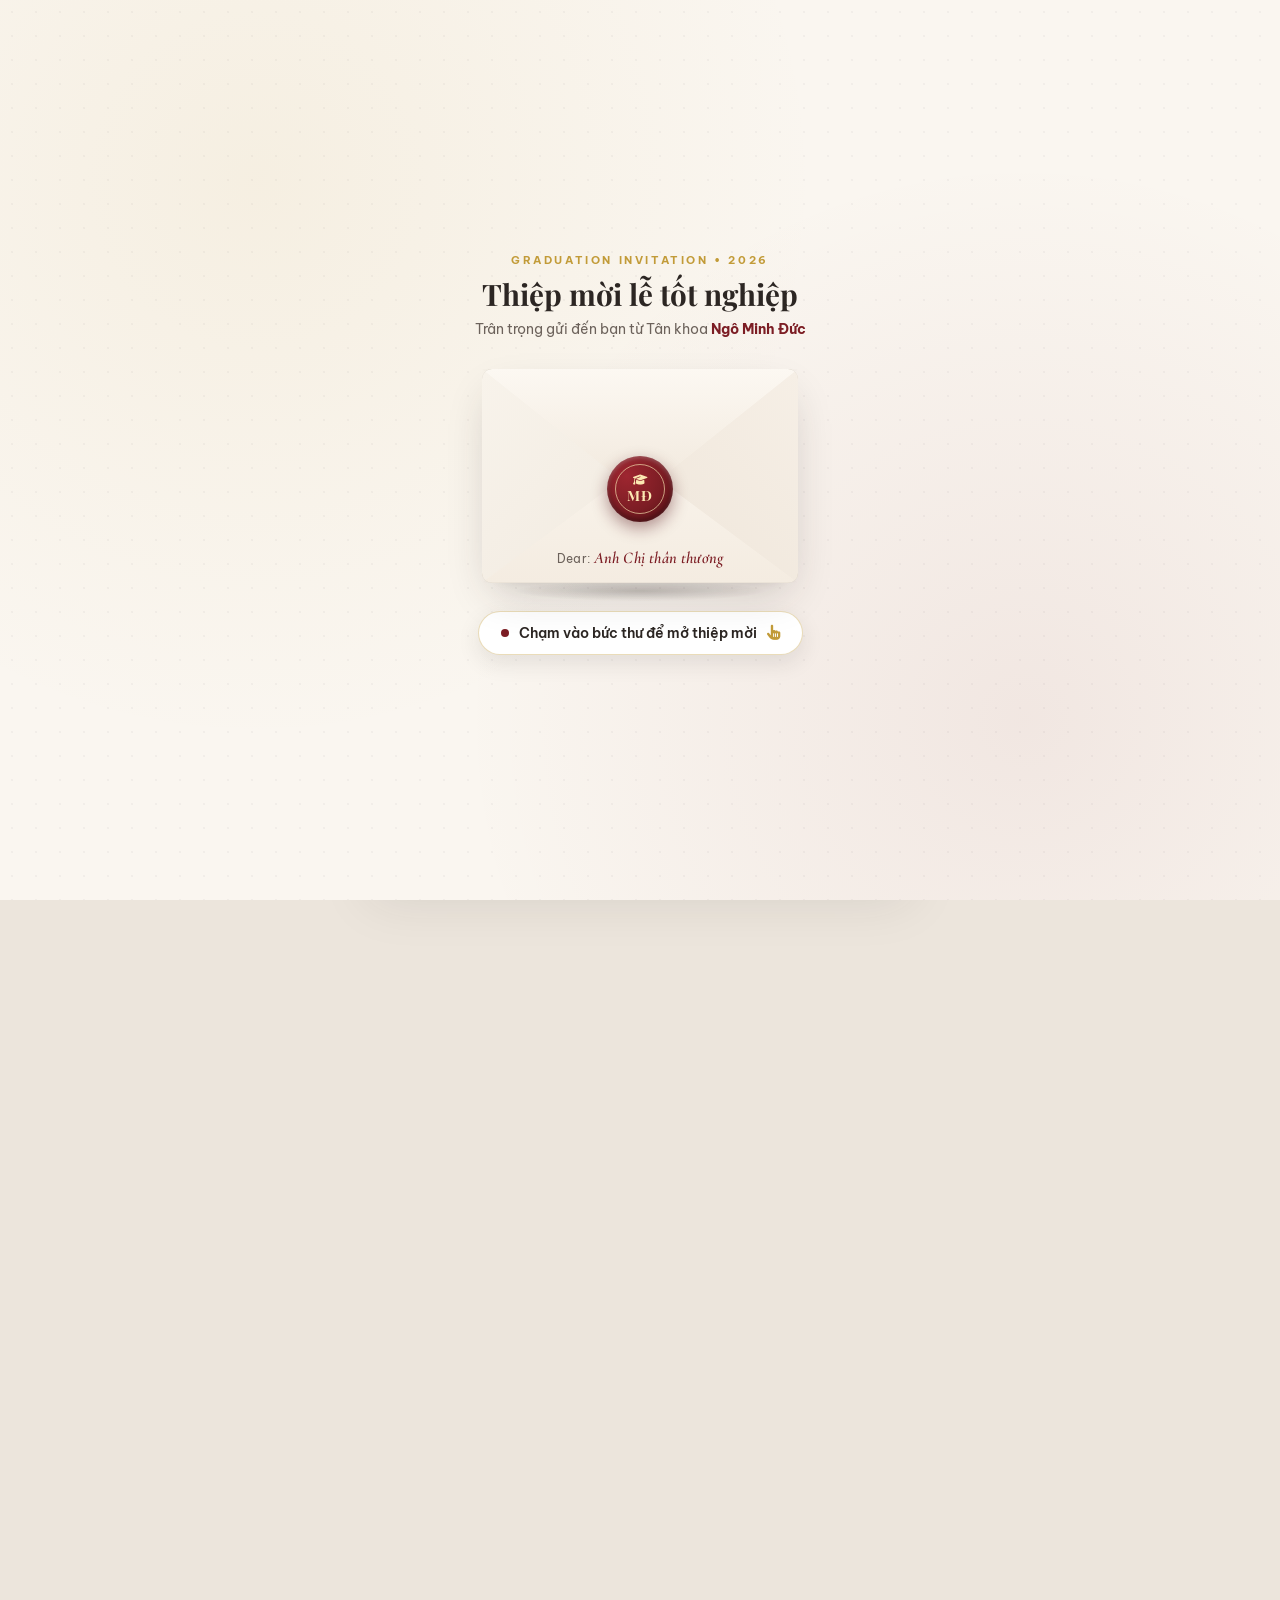
<file: anh-chi/index.html>
<!DOCTYPE html>
<html lang="vi">
<head>
  <meta charset="UTF-8">
  <meta name="viewport" content="width=device-width, initial-scale=1.0, maximum-scale=5.0">
  <title>Thiệp mời lễ tốt nghiệp - Ngô Minh Đức</title>

  <!-- Meta SEO & Khung xem trước liên kết (OpenGraph cho Zalo, Messenger, Facebook, iMessage) -->
  <meta name="description" content="Bốn năm thanh xuân khép lại trong một khoảnh khắc chuyển tua. Trân trọng kính mời Thầy Cô, Gia đình & Bạn bè đến chung vui cùng Tân khoa Ngô Minh Đức tại Đại học HUTECH.">
  <meta name="author" content="Ngô Minh Đức">
  
  <!-- ================================================================================== -->
  <!-- CẤU HÌNH HIỂN THỊ KHUNG XEM TRƯỚC (LINK PREVIEW) TRÊN ZALO, MESSENGER, FACEBOOK:    -->
  <!-- Khi gửi link thiệp lên Zalo/Messenger, hệ thống sẽ tự động hiện khung đẹp như mẫu. -->
  <!-- ================================================================================== -->
  <link rel="canonical" href="https://ngominhduc0203.github.io/thiepmoi-totnghiep/anh-chi/">
  <meta property="og:type" content="website">
  <meta property="og:url" content="https://ngominhduc0203.github.io/thiepmoi-totnghiep/anh-chi/">
  <!-- Dòng 1: Tiêu đề in đậm -->
  <meta property="og:title" content="Graduation Ceremony Ngô Minh Đức | Thiệp mời lễ tốt nghiệp">
  <!-- Dòng 2: Nội dung mô tả ngắn gọn, ý nghĩa -->
  <meta property="og:description" content="Bốn năm thanh xuân khép lại trong một khoảnh khắc chuyển tua. Trân trọng kính mời bạn đến chung vui cùng Minh Đức!">
  <!-- Dòng 3: Tên hiển thị nguồn website -->
  <meta property="og:site_name" content="Thiệp mời lễ tốt nghiệp • Minh Đức K22">
  <!-- Ảnh banner đại diện bức thư tỉ lệ chuẩn 1200x630 hiển thị rộng ngang cân đối (không bị hẹp 1 bên) -->
  <meta property="og:image" content="https://ngominhduc0203.github.io/thiepmoi-totnghiep/images/buc-thu-banner.jpg?v=2026112605">
  <meta property="og:image:secure_url" content="https://ngominhduc0203.github.io/thiepmoi-totnghiep/images/buc-thu-banner.jpg?v=2026112605">
  <meta property="og:image:type" content="image/jpeg">
  <meta property="og:image:width" content="1200">
  <meta property="og:image:height" content="630">
  <meta property="og:image:alt" content="Bức thư mời lễ tốt nghiệp - Tân khoa Ngô Minh Đức">

  <!-- Thẻ hỗ trợ Twitter / Telegram / iMessage -->
  <meta name="twitter:card" content="summary_large_image">
  <meta name="twitter:url" content="https://ngominhduc0203.github.io/thiepmoi-totnghiep/anh-chi/">
  <meta name="twitter:title" content="Graduation Ceremony Ngô Minh Đức | Thiệp mời lễ tốt nghiệp">
  <meta name="twitter:description" content="Bốn năm thanh xuân khép lại trong một khoảnh khắc chuyển tua. Trân trọng kính mời bạn đến chung vui cùng Minh Đức!">
  <meta name="twitter:image" content="https://ngominhduc0203.github.io/thiepmoi-totnghiep/images/buc-thu-banner.jpg?v=2026112605">

  <!-- Favicon -->
  <link rel="icon" href="data:image/svg+xml,<svg xmlns=%22http://www.w3.org/2000/svg%22 viewBox=%220 0 100 100%22><text y=%22.9em%22 font-size=%2290%22>🎓</text></svg>">

  <!-- Google Fonts: Be Vietnam Pro + Playfair Display + Cormorant Garamond + Caveat -->
  <link rel="preconnect" href="https://fonts.googleapis.com">
  <link rel="preconnect" href="https://fonts.gstatic.com" crossorigin>
  <link href="https://fonts.googleapis.com/css2?family=Be+Vietnam+Pro:ital,wght@0,300;0,400;0,500;0,600;0,700;1,400&family=Caveat:wght@500;600;700&family=Cormorant+Garamond:ital,wght@0,400;0,600;0,700;1,400;1,600&family=Playfair+Display:ital,wght@0,400;0,600;0,700;1,400&display=swap" rel="stylesheet">

  <!-- Font Awesome 6 Icons -->
  <link rel="stylesheet" href="https://cdnjs.cloudflare.com/ajax/libs/font-awesome/6.5.1/css/all.min.css">

  <!-- Custom Stylesheet (v=2026112703 để tránh cache CSS cũ) -->
  <link rel="stylesheet" href="../css/style.css?v=2026112703">
</head>
<body class="envelope-locked">

  <!-- Thẻ Nhạc Nền Phát Khi Mở Thiệp Mời -->
  <audio id="bgAudio" src="../audio/nhac-nen.mp3" preload="auto" loop playsinline></audio>

  <!-- Nút Điều Khiển Bật / Tắt Nhạc Nền (Floating Music Button) -->
  <button type="button" id="audioControl" class="audio-control-btn" aria-label="Bật/Tắt nhạc nền" title="Bật / Tắt nhạc nền">
    <div class="music-disc-body">
      <span class="music-disc-icon">
        <i class="fa-solid fa-music"></i>
      </span>
    </div>
    <span class="music-wave-note note-1">♪</span>
    <span class="music-wave-note note-2">♫</span>
  </button>

  <!-- ======================================================== -->
  <!-- MÀN HÌNH PHONG BÌ BỨC THƯ CHỜ MỞ THIỆP (ENVELOPE INTRO)  -->
  <!-- Khách bấm vào phong bì sẽ mở nắp & hiện ra thiệp mời     -->
  <!-- ======================================================== -->
  <div id="envelopeOverlay" class="envelope-overlay" role="dialog" aria-modal="true" aria-label="Bấm để mở thiệp mời tốt nghiệp">
    <div class="envelope-stage">
      
      <!-- Tiêu đề nhỏ phía trên bức thư -->
      <div class="envelope-top-caption">
        <span class="envelope-kicker">GRADUATION INVITATION • 2026</span>
        <h2 class="envelope-heading">Thiệp mời lễ tốt nghiệp</h2>
        <p class="envelope-subheading">Trân trọng gửi đến bạn từ Tân khoa <strong>Ngô Minh Đức</strong></p>
      </div>

      <!-- Khối Bức Thư 3D (Interactive Envelope) -->
      <div id="envelopeCard" class="envelope-wrapper" tabindex="0" role="button" aria-label="Bấm vào bức thư để mở thiệp mời">
        <div class="envelope-shadow"></div>

        <div class="envelope-body">
          <!-- Mặt trong nền phong bì -->
          <div class="envelope-back"></div>

          <!-- Tấm thiệp bên trong nhú nhẹ lên khi mở nắp -->
          <div class="envelope-inner-card">
            <div class="inner-card-border">
              <img src="../images/logo-hutech.png" alt="Logo HUTECH" class="inner-card-logo">
              <span class="inner-card-tag">HUTECH UNIVERSITY • K22</span>
              <p class="inner-card-cursive">Minh Đức's</p>
              <p class="inner-card-title">GRADUATION</p>
              <p class="inner-card-date">19 . 12 . 2026</p>
            </div>
          </div>

          <!-- Nếp gấp 2 bên và mặt trước dưới phong bì -->
          <div class="envelope-pocket-left"></div>
          <div class="envelope-pocket-right"></div>
          <div class="envelope-pocket-bottom">
            <span class="envelope-pocket-to">Dear: <em>Anh Chị thân thương</em></span>
          </div>

          <!-- Nắp phong bì (Lật mở 3D lên trên) -->
          <div class="envelope-flap"></div>

          <!-- Con dấu sáp đỏ đô ở chính giữa (Wax Seal) -->
          <div class="wax-seal-btn" aria-hidden="true">
            <div class="wax-seal-ring">
              <span class="wax-seal-icon"><i class="fa-solid fa-graduation-cap"></i></span>
              <span class="wax-seal-text">MĐ</span>
            </div>
          </div>
        </div>
      </div>

      <!-- Hướng dẫn bấm mở -->
      <button type="button" id="openEnvelopeBtn" class="envelope-open-prompt">
        <span class="prompt-pulse-dot"></span>
        <span>Chạm vào bức thư để mở thiệp mời</span>
        <i class="fa-solid fa-hand-pointer prompt-hand-icon"></i>
      </button>

    </div>
  </div>

  <!-- Mobile Wrapper Container -->
  <div class="invitation-container">

    <!-- ======================================================== -->
    <!-- PHẦN 1: THIỆP MỜI CHÍNH VỚI BĂNG RÔN PHỦ XUỐNG (HERO)   -->
    <!-- Thiết kế theo mẫu tham khảo: Băng rôn thả dọc bên phải   -->
    <!-- ======================================================== -->
    <header class="formal-card-section" id="hero">
      
      <!-- KHUNG VIỀN HOA VĂN GÓC VÀNG KIM CỔ ĐIỂN (THEO ẢNH MẪU) -->
      <div class="card-ornate-frame" aria-hidden="true">
        <svg width="0" height="0" style="position:absolute;overflow:hidden;">
          <defs>
            <symbol id="gold-corner-flourish" viewBox="0 0 80 80">
              <path d="M5 62 C5 44 4 20 6 7 C20 5 44 5 62 5" stroke="#CFA355" stroke-width="1.6" stroke-linecap="round" fill="none"/>
              <path d="M11 50 L11 11 L50 11" stroke="#CFA355" stroke-width="0.9" stroke-opacity="0.65" fill="none"/>
              <path d="M11 11 C18 13 24 19 26 26 C19 24 13 18 11 11 Z" fill="#CFA355" fill-opacity="0.82"/>
              <path d="M6 25 C12 24 16 29 14 35 C12 39 7 38 9 32" stroke="#CFA355" stroke-width="1.35" stroke-linecap="round" fill="none"/>
              <path d="M6 42 C11 44 13 49 9 53" stroke="#CFA355" stroke-width="1.2" stroke-linecap="round" fill="none"/>
              <circle cx="9.5" cy="59" r="1.6" fill="#CFA355"/>
              <path d="M25 6 C24 12 29 16 35 14 C39 12 38 7 32 9" stroke="#CFA355" stroke-width="1.35" stroke-linecap="round" fill="none"/>
              <path d="M42 6 C44 11 49 13 53 9" stroke="#CFA355" stroke-width="1.2" stroke-linecap="round" fill="none"/>
              <circle cx="59" cy="9.5" r="1.6" fill="#CFA355"/>
              <path d="M21 15 C27 15 31 18 31 23" stroke="#CFA355" stroke-width="1" stroke-linecap="round" fill="none"/>
              <path d="M15 21 C15 27 18 31 23 31" stroke="#CFA355" stroke-width="1" stroke-linecap="round" fill="none"/>
            </symbol>
            <symbol id="gold-sparkle-star" viewBox="0 0 60 60">
              <line x1="30" y1="2" x2="30" y2="58" stroke="#D9B166" stroke-width="0.8" stroke-opacity="0.45"/>
              <line x1="2" y1="30" x2="58" y2="30" stroke="#D9B166" stroke-width="0.8" stroke-opacity="0.45"/>
              <path d="M30 20 Q31.5 28.5 40 30 Q31.5 31.5 30 40 Q28.5 31.5 20 30 Q28.5 28.5 30 20 Z" fill="#D9B166" fill-opacity="0.72"/>
            </symbol>
          </defs>
        </svg>

        <div class="frame-border-inner"></div>
        <svg class="corner-flourish corner-tl" viewBox="0 0 80 80"><use href="#gold-corner-flourish"/></svg>
        <svg class="corner-flourish corner-tr" viewBox="0 0 80 80"><use href="#gold-corner-flourish"/></svg>
        <svg class="corner-flourish corner-bl" viewBox="0 0 80 80"><use href="#gold-corner-flourish"/></svg>
        <svg class="corner-flourish corner-br" viewBox="0 0 80 80"><use href="#gold-corner-flourish"/></svg>
        <svg class="frame-sparkle sparkle-left" viewBox="0 0 60 60"><use href="#gold-sparkle-star"/></svg>
        <svg class="frame-sparkle sparkle-bottom" viewBox="0 0 60 60"><use href="#gold-sparkle-star"/></svg>
      </div>

      <!-- DẢI BĂNG RÔN PHỦ DỌC XUỐNG BÊN PHẢI (NHƯ ẢNH MẪU) -->
      <aside class="hanging-sash reveal" aria-label="Dải băng tốt nghiệp K22 - Ngô Minh Đức">
        <div class="hanging-sash-ribbon">
          <!-- Biểu tượng ngôi sao ✦ -->
          <div class="sash-top-star">✦</div>
          
          <!-- Huy hiệu HUTECH trên dải băng -->
          <div class="sash-seal">
            <i class="fa-solid fa-graduation-cap"></i>
          </div>
          <span class="sash-school-label">HUTECH</span>

          <!-- Chữ dọc: TÊN TÂN KHOA NGÔ MINH ĐỨC -->
          <div class="sash-vertical-names-wrap">
            <span class="sash-name-vertical">NGÔ MINH ĐỨC</span>
          </div>

          <!-- Chữ dọc nhỏ: Ngành học -->
          <div class="sash-degree-wrap">
            <span class="sash-degree-vertical">Bachelor's Degree in IT • K22</span>
          </div>

          <!-- Nơ/Họa tiết ở đuôi chữ V -->
          <div class="sash-bottom-bow">
            <i class="fa-solid fa-ribbon"></i>
          </div>
        </div>
      </aside>

      <!-- NỘI DUNG TẤM THIỆP PHÍA BÊN TRÁI -->
      <div class="formal-card-content">
        <!-- Logo & Tên Trường -->
        <div class="school-header reveal">
          <!-- Logo HUTECH chính thức do bạn cung cấp -->
          <img src="../images/logo-hutech.png" alt="Logo Đại học HUTECH" class="school-logo-img">
          <div class="school-title-text">
            <h2 class="school-vn">TRƯỜNG ĐẠI HỌC CÔNG NGHỆ TP.HCM</h2>
            <p class="school-en">HUTECH UNIVERSITY</p>
          </div>
        </div>

        <!-- Lời gửi trân trọng -->
        <div class="card-salutation reveal reveal-delay-1">
          <span class="dear-label">Dear</span>
          <span class="recipients-name">Anh Chị thân thương</span>
          <div class="dashed-line"></div>
        </div>

        <p class="invite-subtext reveal reveal-delay-1">Thân mời bạn đến dự</p>

        <!-- Tiêu đề Lễ tốt nghiệp (Graduation Ceremony) -->
        <div class="ceremony-headline reveal reveal-delay-2">
          <span class="cursive-name">Minh Đức's</span>
          <h1 class="bold-ceremony-title">GRADUATION</h1>
          <p class="ceremony-year">Ceremony 2026</p>
        </div>

        <!-- Khung thời gian & địa điểm (Theo đúng bố cục ảnh mẫu) -->
        <div class="ceremony-details-box">
          <div class="detail-block reveal reveal-delay-3">
            <span class="block-tag">VÀO LÚC</span>
            <p class="block-main time-range">08:30 SÁNG</p>
            <p class="block-sub day-name">THỨ BẢY</p>
            <p class="block-date">19.12.2026</p>
          </div>

          <div class="detail-block reveal reveal-delay-4">
            <span class="block-tag">TẠI</span>
            <p class="block-main venue-name">KHU E — ĐẠI HỌC HUTECH</p>
            <p class="block-address">10/80c Song Hành Xa Lộ Hà Nội, Tăng Nhơn Phú, TP. Hồ Chí Minh</p>
          </div>
        </div>

        <!-- Lời nhắn chân thành -->
        <p class="invitation-card-note reveal reveal-delay-5">
          "Sự hiện diện và những lời chúc tốt đẹp của bạn sẽ làm cho ngày này trở nên đáng nhớ hơn bao giờ hết!"
        </p>
      </div>
    </header>


    <!-- ================================================================== -->
    <!-- PHẦN 2: LỜI NGỎ CHÂN THÀNH & ẢNH CHÂN DUNG TỐT NGHIỆP POLAROID     -->
    <!-- ================================================================== -->
    <section class="portrait-showcase-section" id="portrait-section">

      <!-- Lời ngỏ chân thành -->
      <div class="invitation-letter reveal">
        <div class="letter-stamp reveal">
          <i class="fa-solid fa-envelope-open-text"></i>
        </div>
        <p class="section-badge reveal reveal-delay-1">THƯ MỜI</p>
        <h3 class="section-title reveal reveal-delay-1">Lời ngỏ chân thành</h3>
        <div class="divider-ornament reveal reveal-delay-2">
          <span></span><i class="fa-solid fa-feather-pointed"></i><span></span>
        </div>
        <div class="letter-content">
          <p class="reveal">
            Em xin gửi lời cảm ơn và sự trân trọng chân thành nhất đến Anh Chị!
          </p>
          <p class="reveal reveal-delay-1">
            Dù khoảng cách tuổi tác và vai vế có thể xem em như con cháu trong nhà, nhưng em luôn cảm thấy vô cùng ấm áp và biết ơn vì Anh Chị luôn đối đãi, yêu thương, che chở và coi em như người thân ruột thịt. Sự dìu dắt, những lời chỉ bảo ân cần và tình cảm to lớn mà Anh Chị dành cho em là điều em luôn khắc ghi.
          </p>
          <p class="highlight-invitation reveal reveal-delay-2">
            Ngày em chính thức tốt nghiệp đại học, niềm vui này sẽ càng thêm trọn vẹn và tự hào khi có sự hiện diện cùng lời chúc mừng của Anh&nbsp;Chị!
          </p>
        </div>
      </div>

      <!-- Khung ảnh Polaroid cao cấp theo mẫu tham khảo -->
      <div class="polaroid-vintage-container reveal">
        <!-- Băng dính Washi Tape góc trên bên phải -->
        <div class="washi-tape-strip tape-top-right"></div>
        <!-- Băng dính Washi Tape góc dưới bên trái -->
        <div class="washi-tape-strip tape-bottom-left"></div>

        <!-- Trái tim vẽ tay góc dưới bên trái -->
        <div class="doodle-heart-left">
          <svg viewBox="0 0 24 24" width="24" height="24" fill="none" stroke="#2C2623" stroke-width="1.8" stroke-linecap="round" stroke-linejoin="round">
            <path d="M20.84 4.61a5.5 5.5 0 0 0-7.78 0L12 5.67l-1.06-1.06a5.5 5.5 0 0 0-7.78 7.78l1.06 1.06L12 21.23l7.78-7.78 1.06-1.06a5.5 5.5 0 0 0 0-7.78z"></path>
          </svg>
        </div>

        <div class="polaroid-card-vintage">
          <!-- Dòng chữ dọc bên lề trái -->
          <div class="polaroid-left-sidebar">
            <span class="polaroid-vertical-caption">YOU'RE INVITED TO CELEBRATE A MILESTONE WORTH REMEMBERING.</span>
          </div>

          <!-- Khung ảnh chân dung chính -->
          <div class="polaroid-photo-inner">
            <img src="../images/chan-dung.jpg" alt="Chân dung Tân khoa Ngô Minh Đức" class="polaroid-vintage-img" loading="eager">
          </div>

          <!-- Chữ viết tay & Con dấu bưu điện ở lề dưới -->
          <div class="polaroid-bottom-bar">
            <div class="handwritten-wishes">
              <span class="handwritten-line-1">new chapter,</span>
              <span class="handwritten-line-2">new adventures <span class="caption-heart">♡</span></span>
              <span class="handwritten-sub">Tân khoa Ngô Minh Đức • K22 HUTECH</span>
            </div>

            <!-- Con dấu bưu điện tròn (The Next Chapter Awaits • 2026) -->
            <div class="graduation-postal-stamp" aria-label="Con dấu tốt nghiệp 2026">
              <svg viewBox="0 0 100 100" class="postal-stamp-svg">
                <!-- Vòng tròn ngoài nét đứt và vòng trong nét liền -->
                <circle cx="50" cy="50" r="47" fill="none" stroke="#2C2623" stroke-width="1.5" stroke-dasharray="3 2"/>
                <circle cx="50" cy="50" r="41.5" fill="none" stroke="#2C2623" stroke-width="1.1"/>
                
                <!-- Chữ uốn cong: THE NEXT CHAPTER -->
                <path id="stampTextTop" d="M 16,50 A 34,34 0 1,1 84,50" fill="none"/>
                <text font-size="7.5" font-family="'Be Vietnam Pro', sans-serif" font-weight="700" letter-spacing="1.4" fill="#2C2623">
                  <textPath href="#stampTextTop" startOffset="50%" text-anchor="middle">
                    THE NEXT CHAPTER
                  </textPath>
                </text>

                <!-- Chữ uốn cong: AWAITS -->
                <path id="stampTextBottom" d="M 84,50 A 34,34 0 0,1 16,50" fill="none"/>
                <text font-size="7.8" font-family="'Be Vietnam Pro', sans-serif" font-weight="700" letter-spacing="2" fill="#2C2623">
                  <textPath href="#stampTextBottom" startOffset="50%" text-anchor="middle">
                    AWAITS
                  </textPath>
                </text>

                <!-- Hai vạch ngang & class of 2026 -->
                <line x1="24" y1="40" x2="76" y2="40" stroke="#2C2623" stroke-width="0.9"/>
                <text x="50" y="37" text-anchor="middle" font-size="6.5" font-family="'Playfair Display', serif" font-style="italic" fill="#2C2623">class of</text>
                <text x="50" y="58" text-anchor="middle" font-size="17" font-family="'Playfair Display', serif" font-weight="700" letter-spacing="1" fill="#2C2623">2026</text>
                <line x1="24" y1="63" x2="76" y2="63" stroke="#2C2623" stroke-width="0.9"/>
                
                <!-- Ngôi sao nhỏ hai bên -->
                <text x="20" y="53" font-size="6" fill="#2C2623">★</text>
                <text x="76" y="53" font-size="6" fill="#2C2623">★</text>
              </svg>
            </div>
          </div>
        </div>
      </div>

      <!-- ============================================== -->
      <!-- KHUÔN HÌNH THỜI GIAN & LỊCH KỶ NIỆM (CALENDAR) -->
      <!-- Có đường kẻ đứt khúc kiểu cuống vé trên & dưới -->
      <!-- ============================================== -->
      <div class="ceremony-calendar-widget reveal">
        
        <!-- Đường kẻ đứt khúc & rãnh khuyết hai bên ở phía trên -->
        <div class="ticket-perforation ticket-perforation-top" aria-hidden="true">
          <span class="ticket-notch notch-left"></span>
          <span class="ticket-dashed-line"></span>
          <span class="ticket-notch notch-right"></span>
        </div>

        <div class="calendar-ticket-body">
          <!-- Thanh Time to Fly phía trên -->
          <div class="calendar-flight-banner reveal">
            <div class="flight-banner-left">
              <span class="flight-icon"><i class="fa-solid fa-plane-departure"></i></span>
              <div class="flight-banner-divider"></div>
              <div class="flight-banner-text">
                <span class="flight-title">TIME TO FLY</span>
                <span class="flight-subtitle">TOWARDS MY FUTURE</span>
              </div>
            </div>
            <div class="flight-banner-right">
              <span class="flight-symbol heart-symbol"><i class="fa-regular fa-heart"></i></span>
              <span class="flight-symbol star-symbol"><i class="fa-regular fa-star"></i></span>
            </div>
          </div>

          <!-- Cột hiển thị Ngày & Giờ với biểu tượng tròn -->
          <div class="event-time-showcase">
            <!-- Cột Ngày -->
            <div class="time-showcase-col reveal reveal-delay-1">
              <div class="time-col-icon-circle">
                <i class="fa-regular fa-calendar-check"></i>
              </div>
              <span class="time-col-tag">NGÀY</span>
              <p class="time-col-day">Thứ Bảy</p>
              <p class="time-col-date">19.12.2026</p>
            </div>

            <!-- Cột Giờ -->
            <div class="time-showcase-col reveal reveal-delay-2">
              <div class="time-col-icon-circle">
                <i class="fa-regular fa-clock"></i>
              </div>
              <span class="time-col-tag">GIỜ</span>
              <p class="time-col-day">Buổi Sáng</p>
              <p class="time-col-date">08:30</p>
            </div>
          </div>

          <!-- Tờ Lịch Tháng 12 / 2026 -->
          <div class="month-calendar-sheet reveal reveal-delay-2">
            <div class="month-sheet-header">
              <h4 class="month-title">Tháng 12 / 2026</h4>
            </div>
            <div class="month-sheet-divider"></div>

            <!-- Hàng Thứ (T2 đến CN) -->
            <div class="calendar-grid-weekdays">
              <span>T2</span>
              <span>T3</span>
              <span>T4</span>
              <span>T5</span>
              <span>T6</span>
              <span>T7</span>
              <span>CN</span>
            </div>

            <!-- Lưới các ngày trong tháng 12/2026 (Ngày 1 là Thứ Ba) -->
            <div class="calendar-grid-days">
              <!-- Tuần 1: Ngày 1 rơi vào Thứ Ba -->
              <span class="cal-day cal-empty"></span>
              <span class="cal-day">1</span>
              <span class="cal-day">2</span>
              <span class="cal-day">3</span>
              <span class="cal-day">4</span>
              <span class="cal-day">5</span>
              <span class="cal-day">6</span>

              <!-- Tuần 2 -->
              <span class="cal-day">7</span>
              <span class="cal-day">8</span>
              <span class="cal-day">9</span>
              <span class="cal-day">10</span>
              <span class="cal-day">11</span>
              <span class="cal-day">12</span>
              <span class="cal-day">13</span>

              <!-- Tuần 3: Ngày 19 Thứ Bảy có Trái Tim đánh dấu -->
              <span class="cal-day">14</span>
              <span class="cal-day">15</span>
              <span class="cal-day">16</span>
              <span class="cal-day">17</span>
              <span class="cal-day">18</span>
              <span class="cal-day cal-special-day" title="Ngày Lễ Tốt Nghiệp 19/12/2026">
                <span class="cal-heart-badge">
                  <svg viewBox="0 0 32 32" class="cal-heart-svg">
                    <path d="M16 28.5 C16 28.5 2.5 19.5 2.5 10.5 A 7 7 0 0 1 16 7 A 7 7 0 0 1 29.5 10.5 C 29.5 19.5 16 28.5 16 28.5 Z"/>
                  </svg>
                  <span class="cal-heart-text">19</span>
                </span>
              </span>
              <span class="cal-day">20</span>

              <!-- Tuần 4 -->
              <span class="cal-day">21</span>
              <span class="cal-day">22</span>
              <span class="cal-day">23</span>
              <span class="cal-day">24</span>
              <span class="cal-day">25</span>
              <span class="cal-day">26</span>
              <span class="cal-day">27</span>

              <!-- Tuần 5 -->
              <span class="cal-day">28</span>
              <span class="cal-day">29</span>
              <span class="cal-day">30</span>
              <span class="cal-day">31</span>
              <span class="cal-day cal-empty"></span>
              <span class="cal-day cal-empty"></span>
              <span class="cal-day cal-empty"></span>
            </div>
          </div>
        </div>

        <!-- Đường kẻ đứt khúc & rãnh khuyết hai bên ở phía dưới -->
        <div class="ticket-perforation ticket-perforation-bottom" aria-hidden="true">
          <span class="ticket-notch notch-left"></span>
          <span class="ticket-dashed-line"></span>
          <span class="ticket-notch notch-right"></span>
        </div>

      </div>
    </section>

    <!-- ============================================== -->
    <!-- PHẦN 3: SỔ LƯU BÚT (GUESTBOOK)                -->
    <!-- ============================================== -->
    <section class="guestbook-section" id="guestbook">
      <div class="guestbook-header reveal">
        <p class="section-badge">GUESTBOOK</p>
        <h3 class="section-title">Sổ lưu bút</h3>
        <div class="divider-ornament">
          <span></span><i class="fa-solid fa-pen-nib"></i><span></span>
        </div>
        <p class="guestbook-desc">
          Hãy để lại những dòng nhắn nhủ, lời chúc yêu thương để tiếp thêm năng lượng cho hành trình mới của Minh Đức nhé!
        </p>
      </div>

      <!-- Thẻ Form gửi lời chúc -->
      <div class="guestbook-card reveal">
        <form id="wishForm" class="wish-form">
          <!-- Ô nhập tên -->
          <div class="form-group reveal">
            <label for="senderName" class="form-label">
              <i class="fa-regular fa-user"></i> Tên của bạn <span class="required">*</span>
            </label>
            <input 
              type="text" 
              id="senderName" 
              name="name" 
              class="form-input" 
              placeholder="Nhập tên hoặc biệt danh của bạn..." 
              required 
              maxlength="100"
              autocomplete="name"
            >
          </div>

          <!-- Ô nhập lời chúc -->
          <div class="form-group reveal reveal-delay-1">
            <div class="label-with-action">
              <label for="wishMessage" class="form-label">
                <i class="fa-regular fa-comment-dots"></i> Lời chúc của bạn <span class="required">*</span>
              </label>
              <!-- Nút gợi ý lời chúc nhanh (icon bóng đèn) -->
              <button type="button" id="quickWishBtn" class="btn-quick-suggestion" title="Xem gợi ý lời chúc hay">
                <i class="fa-regular fa-lightbulb"></i>
                <span>Gợi ý lời chúc</span>
              </button>
            </div>

            <div class="textarea-wrapper">
              <textarea 
                id="wishMessage" 
                name="message" 
                class="form-textarea" 
                placeholder="Gửi gắm những lời chúc ý nghĩa, lời động viên hoặc kỷ niệm của bạn tới Đức tại đây..." 
                required 
                maxlength="500"
                rows="4"
              ></textarea>
              <!-- Bộ đếm ký tự 0/500 -->
              <div class="char-counter">
                <span id="charCount">0</span>/500
              </div>
            </div>
          </div>

          <!-- Nút Gửi lời chúc -->
          <button type="submit" id="submitWishBtn" class="btn btn-submit reveal reveal-delay-2">
            <i class="fa-solid fa-paper-plane"></i>
            <span class="btn-text">Gửi lời chúc</span>
          </button>
        </form>

        <!-- Thông báo trạng thái gửi -->
        <div id="formAlert" class="form-alert" style="display: none;"></div>
      </div>

      <!-- Modal Gợi ý lời chúc nhanh -->
      <div id="quickWishModal" class="quick-wish-modal">
        <div class="modal-backdrop" id="modalBackdrop"></div>
        <div class="modal-dialog">
          <div class="modal-header">
            <h4><i class="fa-solid fa-lightbulb"></i> Gợi ý lời chúc tốt nghiệp</h4>
            <button type="button" class="btn-close-modal" id="closeModalBtn" aria-label="Đóng">&times;</button>
          </div>
          <div class="modal-body">
            <p class="modal-intro">Bấm vào lời chúc bên dưới để chèn nhanh vào ô nhập:</p>
            <div class="suggestions-list">
              <button type="button" class="suggestion-item">
                🎓 Chúc mừng Minh Đức đã xuất sắc cán đích 4 năm đại học! Chúc bạn sự nghiệp thăng hoa, tự tin chinh phục mọi ước mơ phía trước!
              </button>
              <button type="button" class="suggestion-item">
                ✨ Mừng ngày tân khoa! Chúc bạn bước sang chặng đường mới luôn tràn đầy nhiệt huyết, gặt hái thật nhiều thành công và may mắn!
              </button>
              <button type="button" class="suggestion-item">
                🎉 Cột mốc tuyệt vời! Tự hào về Đức rất nhiều. Chúc người bạn của tui sớm thành công và luôn vững bước trên con đường đã chọn nhé!
              </button>
              <button type="button" class="suggestion-item">
                🚀 Chúc mừng tân kỹ sư/cử nhân tài năng! Chúc công việc thuận lợi, lương thưởng rủng rỉnh và luôn giữ mãi nụ cười rạng rỡ này!
              </button>
              <button type="button" class="suggestion-item">
                🍀 4 năm thanh xuân rực rỡ đã khép lại thật trọn vẹn. Chúc Đức chân cứng đá mềm, mở ra tương lai rạng ngời và hạnh phúc!
              </button>
              <button type="button" class="suggestion-item">
                ❤️ Chúc mừng tân khoa K22 HUTECH! Luôn tự tin vào chính mình và không ngừng tỏa sáng nhé!
              </button>
            </div>
          </div>
        </div>
      </div>
    </section>

    <!-- ============================================== -->
    <!-- PHẦN: BẢN ĐỒ GOOGLE MAPS DẪN ĐƯỜNG             -->
    <!-- ============================================== -->
    <section class="map-section" id="location-map">
      <div class="map-card reveal">
        <div class="map-card-header reveal">
          <div class="map-icon-badge">
            <i class="fa-solid fa-map-location-dot"></i>
          </div>
          <div class="map-header-text">
            <span class="map-badge-tag">BẢN ĐỒ ĐỊA ĐIỂM</span>
            <h3 class="map-card-title">Chỉ đường đến buổi lễ</h3>
          </div>
        </div>

        <div class="map-location-info reveal reveal-delay-1">
          <p class="map-venue-name">Đại học HUTECH Khu E</p>
          <p class="map-venue-address">
            <i class="fa-solid fa-location-dot"></i>
            10/80c Song Hành Xa Lộ Hà Nội, Tăng Nhơn Phú, Hồ Chí Minh, Việt Nam
          </p>
        </div>

        <!-- Khung nhúng Google Maps trực tiếp -->
        <div class="map-embed-wrapper reveal reveal-delay-1">
          <iframe 
            src="https://maps.google.com/maps?q=%C4%90%E1%BA%A1i+H%E1%BB%8Dc+Hutech+Khu+E,+10/80c+Song+H%C3%A0nh+Xa+L%E1%BB%99+H%C3%A0+N%E1%BB%99i,+T%C4%83ng+Nh%C6%A1n+Ph%C3%BA,+H%E1%BB%93+Ch%C3%AD+Minh&t=&z=16&ie=UTF8&iwloc=&output=embed" 
            width="100%" 
            height="260" 
            style="border:0;" 
            allowfullscreen="" 
            loading="lazy" 
            referrerpolicy="no-referrer-when-downgrade"
            title="Bản đồ vị trí Đại học HUTECH Khu E">
          </iframe>
        </div>

        <!-- Nút mở chỉ đường trên ứng dụng Google Maps -->
        <div class="map-actions reveal reveal-delay-2">
          <a href="https://www.google.com/maps/dir/?api=1&destination=%C4%90%E1%BA%A1i+H%E1%BB%8Dc+Hutech+Khu+E,+10/80c+Song+H%C3%A0nh+Xa+L%E1%BB%99+H%C3%A0+N%E1%BB%99i,+T%C4%83ng+Nh%C6%A1n+Ph%C3%BA,+H%E1%BB%93+Ch%C3%AD+Minh" target="_blank" rel="noopener noreferrer" class="btn btn-primary btn-open-map">
            <i class="fa-solid fa-diamond-turn-right"></i>
            <span>Chỉ đường Google Maps</span>
          </a>
        </div>
      </div>
    </section>


    <!-- ============================================== -->
    <!-- PHẦN 4: CHÂN TRANG (FOOTER)                   -->
    <!-- ============================================== -->
    <footer class="footer-section" id="footer">
      <div class="footer-card reveal">
        <!-- Trích dẫn từ dải băng -->
        <div class="footer-quote-wrap reveal">
          <i class="fa-solid fa-quote-left quote-icon"></i>
          <p class="footer-quote">
            "Cảm ơn Ba Mẹ đã dành cả thanh xuân để đổi lấy tương lai cho con"
          </p>
          <span class="quote-signature">— Dải băng tốt nghiệp K22 —</span>
        </div>

        <div class="footer-message reveal reveal-delay-1">
          <p>
            Chân thành cảm ơn sự hiện diện và những tình cảm ấm áp mà quý Thầy Cô, gia đình và bạn bè đã dành cho Đức!
          </p>
        </div>

        <!-- Thông tin liên hệ nhanh -->
        <div class="quick-contact reveal reveal-delay-1">
          <span class="contact-title">KẾT NỐI VỚI ĐỨC:</span>
          <div class="contact-buttons">
            <a href="tel:0377294114" class="contact-btn" title="Gọi điện cho Minh Đức: 0377 294 114">
              <i class="fa-solid fa-phone"></i>
              <span>0377 294 114</span>
            </a>
            <a href="https://zalo.me/0377294114" target="_blank" rel="noopener noreferrer" class="contact-btn zalo-btn" title="Nhắn qua Zalo: 0377 294 114">
              <i class="fa-solid fa-comment-dots"></i>
              <span>Zalo</span>
            </a>
            <a href="https://www.facebook.com/dung.letin.3" target="_blank" rel="noopener noreferrer" class="contact-btn fb-btn" title="Facebook Minh Đức">
              <i class="fa-brands fa-facebook-f"></i>
              <span>Facebook</span>
            </a>
          </div>
        </div>

        <!-- Nút chia sẻ thiệp -->
        <div class="share-invitation reveal reveal-delay-2">
          <button type="button" id="shareBtn" class="btn btn-outline-share">
            <i class="fa-regular fa-clone"></i>
            <span>Sao chép liên kết thiệp</span>
          </button>
        </div>

        <div class="footer-copyright reveal reveal-delay-2">
          <p>© 2026 Ngô Minh Đức • K22 Đại học HUTECH</p>
          <p class="small-tag">Designed with <i class="fa-solid fa-heart heart-beat"></i> for Graduation Day</p>
        </div>
      </div>
    </footer>

  </div>

  <!-- Gợi ý lướt xuống nho nhỏ, thẩm mỹ ở chính giữa góc dưới màn hình -->
  <div id="scrollHint" class="scroll-hint" aria-hidden="true">
    <span class="scroll-hint-text">Lướt xuống</span>
    <span class="scroll-hint-arrows">
      <svg class="scroll-hint-chevron chevron-top" viewBox="0 0 16 8" width="13" height="6.5" fill="none">
        <path d="M1.5 1.5L8 6.5L14.5 1.5" stroke="currentColor" stroke-width="1.4" stroke-linecap="round" stroke-linejoin="round"/>
      </svg>
      <svg class="scroll-hint-chevron chevron-bottom" viewBox="0 0 16 8" width="13" height="6.5" fill="none">
        <path d="M1.5 1.5L8 6.5L14.5 1.5" stroke="currentColor" stroke-width="1.4" stroke-linecap="round" stroke-linejoin="round"/>
      </svg>
    </span>
  </div>

  <!-- Toast notification component -->
  <div id="toastNotification" class="toast-notification"></div>

  <!-- JavaScript (v=2026112604 để tránh cache JS cũ) -->
  <script src="../js/script.js?v=2026112701"></script>
</body>
</html>
</file>
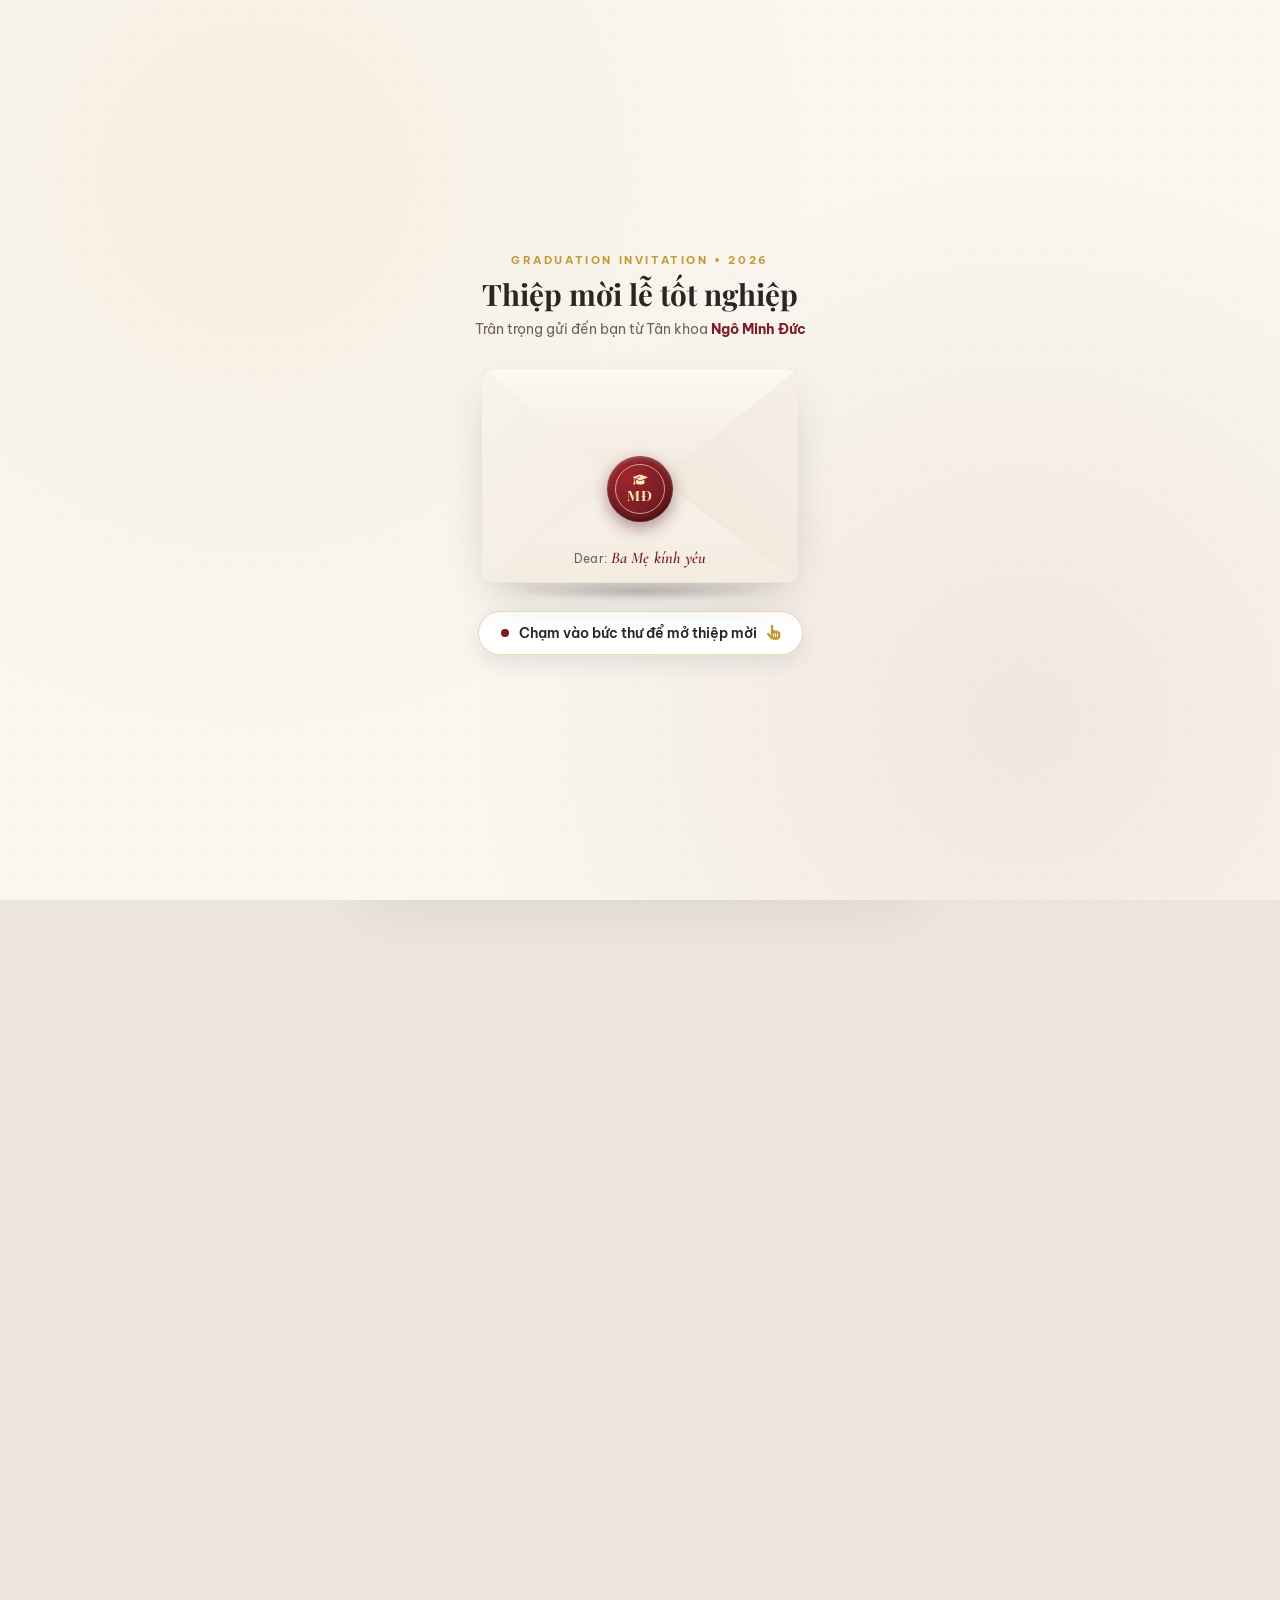
<file: ba-me/index.html>
<!DOCTYPE html>
<html lang="vi">
<head>
  <meta charset="UTF-8">
  <meta name="viewport" content="width=device-width, initial-scale=1.0, maximum-scale=5.0">
  <title>Thiệp mời lễ tốt nghiệp - Ngô Minh Đức</title>

  <!-- Meta SEO & Khung xem trước liên kết (OpenGraph cho Zalo, Messenger, Facebook, iMessage) -->
  <meta name="description" content="Bốn năm thanh xuân khép lại trong một khoảnh khắc chuyển tua. Trân trọng kính mời Thầy Cô, Gia đình & Bạn bè đến chung vui cùng Tân khoa Ngô Minh Đức tại Đại học HUTECH.">
  <meta name="author" content="Ngô Minh Đức">
  
  <!-- ================================================================================== -->
  <!-- CẤU HÌNH HIỂN THỊ KHUNG XEM TRƯỚC (LINK PREVIEW) TRÊN ZALO, MESSENGER, FACEBOOK:    -->
  <!-- Khi gửi link thiệp lên Zalo/Messenger, hệ thống sẽ tự động hiện khung đẹp như mẫu. -->
  <!-- ================================================================================== -->
  <link rel="canonical" href="https://ngominhduc0203.github.io/thiepmoi-totnghiep/ba-me/">
  <meta property="og:type" content="website">
  <meta property="og:url" content="https://ngominhduc0203.github.io/thiepmoi-totnghiep/ba-me/">
  <!-- Dòng 1: Tiêu đề in đậm -->
  <meta property="og:title" content="Graduation Ceremony Ngô Minh Đức | Thiệp mời lễ tốt nghiệp">
  <!-- Dòng 2: Nội dung mô tả ngắn gọn, ý nghĩa -->
  <meta property="og:description" content="Bốn năm thanh xuân khép lại trong một khoảnh khắc chuyển tua. Trân trọng kính mời bạn đến chung vui cùng Minh Đức!">
  <!-- Dòng 3: Tên hiển thị nguồn website -->
  <meta property="og:site_name" content="Thiệp mời lễ tốt nghiệp • Minh Đức K22">
  <!-- Ảnh banner đại diện bức thư tỉ lệ chuẩn 1200x630 hiển thị rộng ngang cân đối (không bị hẹp 1 bên) -->
  <meta property="og:image" content="https://ngominhduc0203.github.io/thiepmoi-totnghiep/images/buc-thu-banner.jpg?v=2026112605">
  <meta property="og:image:secure_url" content="https://ngominhduc0203.github.io/thiepmoi-totnghiep/images/buc-thu-banner.jpg?v=2026112605">
  <meta property="og:image:type" content="image/jpeg">
  <meta property="og:image:width" content="1200">
  <meta property="og:image:height" content="630">
  <meta property="og:image:alt" content="Bức thư mời lễ tốt nghiệp - Tân khoa Ngô Minh Đức">

  <!-- Thẻ hỗ trợ Twitter / Telegram / iMessage -->
  <meta name="twitter:card" content="summary_large_image">
  <meta name="twitter:url" content="https://ngominhduc0203.github.io/thiepmoi-totnghiep/ba-me/">
  <meta name="twitter:title" content="Graduation Ceremony Ngô Minh Đức | Thiệp mời lễ tốt nghiệp">
  <meta name="twitter:description" content="Bốn năm thanh xuân khép lại trong một khoảnh khắc chuyển tua. Trân trọng kính mời bạn đến chung vui cùng Minh Đức!">
  <meta name="twitter:image" content="https://ngominhduc0203.github.io/thiepmoi-totnghiep/images/buc-thu-banner.jpg?v=2026112605">

  <!-- Favicon -->
  <link rel="icon" href="data:image/svg+xml,<svg xmlns=%22http://www.w3.org/2000/svg%22 viewBox=%220 0 100 100%22><text y=%22.9em%22 font-size=%2290%22>🎓</text></svg>">

  <!-- Google Fonts: Be Vietnam Pro + Playfair Display + Cormorant Garamond + Caveat -->
  <link rel="preconnect" href="https://fonts.googleapis.com">
  <link rel="preconnect" href="https://fonts.gstatic.com" crossorigin>
  <link href="https://fonts.googleapis.com/css2?family=Be+Vietnam+Pro:ital,wght@0,300;0,400;0,500;0,600;0,700;1,400&family=Caveat:wght@500;600;700&family=Cormorant+Garamond:ital,wght@0,400;0,600;0,700;1,400;1,600&family=Playfair+Display:ital,wght@0,400;0,600;0,700;1,400&display=swap" rel="stylesheet">

  <!-- Font Awesome 6 Icons -->
  <link rel="stylesheet" href="https://cdnjs.cloudflare.com/ajax/libs/font-awesome/6.5.1/css/all.min.css">

  <!-- Custom Stylesheet (v=2026112703 để tránh cache CSS cũ) -->
  <link rel="stylesheet" href="../css/style.css?v=2026112703">
</head>
<body class="envelope-locked">

  <!-- Thẻ Nhạc Nền Phát Khi Mở Thiệp Mời -->
  <audio id="bgAudio" src="../audio/nhac-nen.mp3" preload="auto" loop playsinline></audio>

  <!-- Nút Điều Khiển Bật / Tắt Nhạc Nền (Floating Music Button) -->
  <button type="button" id="audioControl" class="audio-control-btn" aria-label="Bật/Tắt nhạc nền" title="Bật / Tắt nhạc nền">
    <div class="music-disc-body">
      <span class="music-disc-icon">
        <i class="fa-solid fa-music"></i>
      </span>
    </div>
    <span class="music-wave-note note-1">♪</span>
    <span class="music-wave-note note-2">♫</span>
  </button>

  <!-- ======================================================== -->
  <!-- MÀN HÌNH PHONG BÌ BỨC THƯ CHỜ MỞ THIỆP (ENVELOPE INTRO)  -->
  <!-- Khách bấm vào phong bì sẽ mở nắp & hiện ra thiệp mời     -->
  <!-- ======================================================== -->
  <div id="envelopeOverlay" class="envelope-overlay" role="dialog" aria-modal="true" aria-label="Bấm để mở thiệp mời tốt nghiệp">
    <div class="envelope-stage">
      
      <!-- Tiêu đề nhỏ phía trên bức thư -->
      <div class="envelope-top-caption">
        <span class="envelope-kicker">GRADUATION INVITATION • 2026</span>
        <h2 class="envelope-heading">Thiệp mời lễ tốt nghiệp</h2>
        <p class="envelope-subheading">Trân trọng gửi đến bạn từ Tân khoa <strong>Ngô Minh Đức</strong></p>
      </div>

      <!-- Khối Bức Thư 3D (Interactive Envelope) -->
      <div id="envelopeCard" class="envelope-wrapper" tabindex="0" role="button" aria-label="Bấm vào bức thư để mở thiệp mời">
        <div class="envelope-shadow"></div>

        <div class="envelope-body">
          <!-- Mặt trong nền phong bì -->
          <div class="envelope-back"></div>

          <!-- Tấm thiệp bên trong nhú nhẹ lên khi mở nắp -->
          <div class="envelope-inner-card">
            <div class="inner-card-border">
              <img src="../images/logo-hutech.png" alt="Logo HUTECH" class="inner-card-logo">
              <span class="inner-card-tag">HUTECH UNIVERSITY • K22</span>
              <p class="inner-card-cursive">Minh Đức's</p>
              <p class="inner-card-title">GRADUATION</p>
              <p class="inner-card-date">19 . 12 . 2026</p>
            </div>
          </div>

          <!-- Nếp gấp 2 bên và mặt trước dưới phong bì -->
          <div class="envelope-pocket-left"></div>
          <div class="envelope-pocket-right"></div>
          <div class="envelope-pocket-bottom">
            <span class="envelope-pocket-to">Dear: <em>Ba Mẹ kính yêu</em></span>
          </div>

          <!-- Nắp phong bì (Lật mở 3D lên trên) -->
          <div class="envelope-flap"></div>

          <!-- Con dấu sáp đỏ đô ở chính giữa (Wax Seal) -->
          <div class="wax-seal-btn" aria-hidden="true">
            <div class="wax-seal-ring">
              <span class="wax-seal-icon"><i class="fa-solid fa-graduation-cap"></i></span>
              <span class="wax-seal-text">MĐ</span>
            </div>
          </div>
        </div>
      </div>

      <!-- Hướng dẫn bấm mở -->
      <button type="button" id="openEnvelopeBtn" class="envelope-open-prompt">
        <span class="prompt-pulse-dot"></span>
        <span>Chạm vào bức thư để mở thiệp mời</span>
        <i class="fa-solid fa-hand-pointer prompt-hand-icon"></i>
      </button>

    </div>
  </div>

  <!-- Mobile Wrapper Container -->
  <div class="invitation-container">

    <!-- ======================================================== -->
    <!-- PHẦN 1: THIỆP MỜI CHÍNH VỚI BĂNG RÔN PHỦ XUỐNG (HERO)   -->
    <!-- Thiết kế theo mẫu tham khảo: Băng rôn thả dọc bên phải   -->
    <!-- ======================================================== -->
    <header class="formal-card-section" id="hero">
      
      <!-- KHUNG VIỀN HOA VĂN GÓC VÀNG KIM CỔ ĐIỂN (THEO ẢNH MẪU) -->
      <div class="card-ornate-frame" aria-hidden="true">
        <svg width="0" height="0" style="position:absolute;overflow:hidden;">
          <defs>
            <symbol id="gold-corner-flourish" viewBox="0 0 80 80">
              <path d="M5 62 C5 44 4 20 6 7 C20 5 44 5 62 5" stroke="#CFA355" stroke-width="1.6" stroke-linecap="round" fill="none"/>
              <path d="M11 50 L11 11 L50 11" stroke="#CFA355" stroke-width="0.9" stroke-opacity="0.65" fill="none"/>
              <path d="M11 11 C18 13 24 19 26 26 C19 24 13 18 11 11 Z" fill="#CFA355" fill-opacity="0.82"/>
              <path d="M6 25 C12 24 16 29 14 35 C12 39 7 38 9 32" stroke="#CFA355" stroke-width="1.35" stroke-linecap="round" fill="none"/>
              <path d="M6 42 C11 44 13 49 9 53" stroke="#CFA355" stroke-width="1.2" stroke-linecap="round" fill="none"/>
              <circle cx="9.5" cy="59" r="1.6" fill="#CFA355"/>
              <path d="M25 6 C24 12 29 16 35 14 C39 12 38 7 32 9" stroke="#CFA355" stroke-width="1.35" stroke-linecap="round" fill="none"/>
              <path d="M42 6 C44 11 49 13 53 9" stroke="#CFA355" stroke-width="1.2" stroke-linecap="round" fill="none"/>
              <circle cx="59" cy="9.5" r="1.6" fill="#CFA355"/>
              <path d="M21 15 C27 15 31 18 31 23" stroke="#CFA355" stroke-width="1" stroke-linecap="round" fill="none"/>
              <path d="M15 21 C15 27 18 31 23 31" stroke="#CFA355" stroke-width="1" stroke-linecap="round" fill="none"/>
            </symbol>
            <symbol id="gold-sparkle-star" viewBox="0 0 60 60">
              <line x1="30" y1="2" x2="30" y2="58" stroke="#D9B166" stroke-width="0.8" stroke-opacity="0.45"/>
              <line x1="2" y1="30" x2="58" y2="30" stroke="#D9B166" stroke-width="0.8" stroke-opacity="0.45"/>
              <path d="M30 20 Q31.5 28.5 40 30 Q31.5 31.5 30 40 Q28.5 31.5 20 30 Q28.5 28.5 30 20 Z" fill="#D9B166" fill-opacity="0.72"/>
            </symbol>
          </defs>
        </svg>

        <div class="frame-border-inner"></div>
        <svg class="corner-flourish corner-tl" viewBox="0 0 80 80"><use href="#gold-corner-flourish"/></svg>
        <svg class="corner-flourish corner-tr" viewBox="0 0 80 80"><use href="#gold-corner-flourish"/></svg>
        <svg class="corner-flourish corner-bl" viewBox="0 0 80 80"><use href="#gold-corner-flourish"/></svg>
        <svg class="corner-flourish corner-br" viewBox="0 0 80 80"><use href="#gold-corner-flourish"/></svg>
        <svg class="frame-sparkle sparkle-left" viewBox="0 0 60 60"><use href="#gold-sparkle-star"/></svg>
        <svg class="frame-sparkle sparkle-bottom" viewBox="0 0 60 60"><use href="#gold-sparkle-star"/></svg>
      </div>

      <!-- DẢI BĂNG RÔN PHỦ DỌC XUỐNG BÊN PHẢI (NHƯ ẢNH MẪU) -->
      <aside class="hanging-sash reveal" aria-label="Dải băng tốt nghiệp K22 - Ngô Minh Đức">
        <div class="hanging-sash-ribbon">
          <!-- Biểu tượng ngôi sao ✦ -->
          <div class="sash-top-star">✦</div>
          
          <!-- Huy hiệu HUTECH trên dải băng -->
          <div class="sash-seal">
            <i class="fa-solid fa-graduation-cap"></i>
          </div>
          <span class="sash-school-label">HUTECH</span>

          <!-- Chữ dọc: TÊN TÂN KHOA NGÔ MINH ĐỨC -->
          <div class="sash-vertical-names-wrap">
            <span class="sash-name-vertical">NGÔ MINH ĐỨC</span>
          </div>

          <!-- Chữ dọc nhỏ: Ngành học -->
          <div class="sash-degree-wrap">
            <span class="sash-degree-vertical">Bachelor's Degree in IT • K22</span>
          </div>

          <!-- Nơ/Họa tiết ở đuôi chữ V -->
          <div class="sash-bottom-bow">
            <i class="fa-solid fa-ribbon"></i>
          </div>
        </div>
      </aside>

      <!-- NỘI DUNG TẤM THIỆP PHÍA BÊN TRÁI -->
      <div class="formal-card-content">
        <!-- Logo & Tên Trường -->
        <div class="school-header reveal">
          <!-- Logo HUTECH chính thức do bạn cung cấp -->
          <img src="../images/logo-hutech.png" alt="Logo Đại học HUTECH" class="school-logo-img">
          <div class="school-title-text">
            <h2 class="school-vn">TRƯỜNG ĐẠI HỌC CÔNG NGHỆ TP.HCM</h2>
            <p class="school-en">HUTECH UNIVERSITY</p>
          </div>
        </div>

        <!-- Lời gửi trân trọng -->
        <div class="card-salutation reveal reveal-delay-1">
          <span class="dear-label">Dear</span>
          <span class="recipients-name">Ba Mẹ kính yêu</span>
          <div class="dashed-line"></div>
        </div>

        <p class="invite-subtext reveal reveal-delay-1">Thân mời bạn đến dự</p>

        <!-- Tiêu đề Lễ tốt nghiệp (Graduation Ceremony) -->
        <div class="ceremony-headline reveal reveal-delay-2">
          <span class="cursive-name">Minh Đức's</span>
          <h1 class="bold-ceremony-title">GRADUATION</h1>
          <p class="ceremony-year">Ceremony 2026</p>
        </div>

        <!-- Khung thời gian & địa điểm (Theo đúng bố cục ảnh mẫu) -->
        <div class="ceremony-details-box">
          <div class="detail-block reveal reveal-delay-3">
            <span class="block-tag">VÀO LÚC</span>
            <p class="block-main time-range">08:30 SÁNG</p>
            <p class="block-sub day-name">THỨ BẢY</p>
            <p class="block-date">19.12.2026</p>
          </div>

          <div class="detail-block reveal reveal-delay-4">
            <span class="block-tag">TẠI</span>
            <p class="block-main venue-name">KHU E — ĐẠI HỌC HUTECH</p>
            <p class="block-address">10/80c Song Hành Xa Lộ Hà Nội, Tăng Nhơn Phú, TP. Hồ Chí Minh</p>
          </div>
        </div>

        <!-- Lời nhắn chân thành -->
        <p class="invitation-card-note reveal reveal-delay-5">
          "Sự hiện diện và những lời chúc tốt đẹp của bạn sẽ làm cho ngày này trở nên đáng nhớ hơn bao giờ hết!"
        </p>
      </div>
    </header>


    <!-- ================================================================== -->
    <!-- PHẦN 2: LỜI NGỎ CHÂN THÀNH & ẢNH CHÂN DUNG TỐT NGHIỆP POLAROID     -->
    <!-- ================================================================== -->
    <section class="portrait-showcase-section" id="portrait-section">

      <!-- Lời ngỏ chân thành -->
      <div class="invitation-letter reveal">
        <div class="letter-stamp reveal">
          <i class="fa-solid fa-envelope-open-text"></i>
        </div>
        <p class="section-badge reveal reveal-delay-1">THƯ MỜI</p>
        <h3 class="section-title reveal reveal-delay-1">Lời ngỏ chân thành</h3>
        <div class="divider-ornament reveal reveal-delay-2">
          <span></span><i class="fa-solid fa-feather-pointed"></i><span></span>
        </div>
        <div class="letter-content">
          <p class="reveal">
            Con xin dành khoảnh khắc ý nghĩa nhất của ngày lễ tốt nghiệp để gửi lời tri ân sâu sắc nhất đến Ba Mẹ!
          </p>
          <p class="reveal reveal-delay-1">
            Cảm ơn Ba Mẹ đã dành cả thanh xuân, chịu bao vất vả nhọc nhằn để nuôi dạy con khôn lớn và cho con cơ hội được bước tiếp con đường học vấn. Từng bữa cơm, từng lời dặn dò và tình yêu thương vô điều kiện của Ba Mẹ chính là điểm tựa lớn nhất giúp con vững vàng vượt qua mọi chặng đường.
          </p>
          <p class="highlight-invitation reveal reveal-delay-2">
            Tấm bằng tốt nghiệp hôm nay là món quà nhỏ con muốn kính dâng lên Ba Mẹ. Ngày vui trọng đại này sẽ chỉ thực sự trọn vẹn khi có nụ cười rạng rỡ và niềm tự hào của Ba&nbsp;Mẹ!
          </p>
        </div>
      </div>

      <!-- Khung ảnh Polaroid cao cấp theo mẫu tham khảo -->
      <div class="polaroid-vintage-container reveal">
        <!-- Băng dính Washi Tape góc trên bên phải -->
        <div class="washi-tape-strip tape-top-right"></div>
        <!-- Băng dính Washi Tape góc dưới bên trái -->
        <div class="washi-tape-strip tape-bottom-left"></div>

        <!-- Trái tim vẽ tay góc dưới bên trái -->
        <div class="doodle-heart-left">
          <svg viewBox="0 0 24 24" width="24" height="24" fill="none" stroke="#2C2623" stroke-width="1.8" stroke-linecap="round" stroke-linejoin="round">
            <path d="M20.84 4.61a5.5 5.5 0 0 0-7.78 0L12 5.67l-1.06-1.06a5.5 5.5 0 0 0-7.78 7.78l1.06 1.06L12 21.23l7.78-7.78 1.06-1.06a5.5 5.5 0 0 0 0-7.78z"></path>
          </svg>
        </div>

        <div class="polaroid-card-vintage">
          <!-- Dòng chữ dọc bên lề trái -->
          <div class="polaroid-left-sidebar">
            <span class="polaroid-vertical-caption">YOU'RE INVITED TO CELEBRATE A MILESTONE WORTH REMEMBERING.</span>
          </div>

          <!-- Khung ảnh chân dung chính -->
          <div class="polaroid-photo-inner">
            <img src="../images/chan-dung.jpg" alt="Chân dung Tân khoa Ngô Minh Đức" class="polaroid-vintage-img" loading="eager">
          </div>

          <!-- Chữ viết tay & Con dấu bưu điện ở lề dưới -->
          <div class="polaroid-bottom-bar">
            <div class="handwritten-wishes">
              <span class="handwritten-line-1">new chapter,</span>
              <span class="handwritten-line-2">new adventures <span class="caption-heart">♡</span></span>
              <span class="handwritten-sub">Tân khoa Ngô Minh Đức • K22 HUTECH</span>
            </div>

            <!-- Con dấu bưu điện tròn (The Next Chapter Awaits • 2026) -->
            <div class="graduation-postal-stamp" aria-label="Con dấu tốt nghiệp 2026">
              <svg viewBox="0 0 100 100" class="postal-stamp-svg">
                <!-- Vòng tròn ngoài nét đứt và vòng trong nét liền -->
                <circle cx="50" cy="50" r="47" fill="none" stroke="#2C2623" stroke-width="1.5" stroke-dasharray="3 2"/>
                <circle cx="50" cy="50" r="41.5" fill="none" stroke="#2C2623" stroke-width="1.1"/>
                
                <!-- Chữ uốn cong: THE NEXT CHAPTER -->
                <path id="stampTextTop" d="M 16,50 A 34,34 0 1,1 84,50" fill="none"/>
                <text font-size="7.5" font-family="'Be Vietnam Pro', sans-serif" font-weight="700" letter-spacing="1.4" fill="#2C2623">
                  <textPath href="#stampTextTop" startOffset="50%" text-anchor="middle">
                    THE NEXT CHAPTER
                  </textPath>
                </text>

                <!-- Chữ uốn cong: AWAITS -->
                <path id="stampTextBottom" d="M 84,50 A 34,34 0 0,1 16,50" fill="none"/>
                <text font-size="7.8" font-family="'Be Vietnam Pro', sans-serif" font-weight="700" letter-spacing="2" fill="#2C2623">
                  <textPath href="#stampTextBottom" startOffset="50%" text-anchor="middle">
                    AWAITS
                  </textPath>
                </text>

                <!-- Hai vạch ngang & class of 2026 -->
                <line x1="24" y1="40" x2="76" y2="40" stroke="#2C2623" stroke-width="0.9"/>
                <text x="50" y="37" text-anchor="middle" font-size="6.5" font-family="'Playfair Display', serif" font-style="italic" fill="#2C2623">class of</text>
                <text x="50" y="58" text-anchor="middle" font-size="17" font-family="'Playfair Display', serif" font-weight="700" letter-spacing="1" fill="#2C2623">2026</text>
                <line x1="24" y1="63" x2="76" y2="63" stroke="#2C2623" stroke-width="0.9"/>
                
                <!-- Ngôi sao nhỏ hai bên -->
                <text x="20" y="53" font-size="6" fill="#2C2623">★</text>
                <text x="76" y="53" font-size="6" fill="#2C2623">★</text>
              </svg>
            </div>
          </div>
        </div>
      </div>

      <!-- ============================================== -->
      <!-- KHUÔN HÌNH THỜI GIAN & LỊCH KỶ NIỆM (CALENDAR) -->
      <!-- Có đường kẻ đứt khúc kiểu cuống vé trên & dưới -->
      <!-- ============================================== -->
      <div class="ceremony-calendar-widget reveal">
        
        <!-- Đường kẻ đứt khúc & rãnh khuyết hai bên ở phía trên -->
        <div class="ticket-perforation ticket-perforation-top" aria-hidden="true">
          <span class="ticket-notch notch-left"></span>
          <span class="ticket-dashed-line"></span>
          <span class="ticket-notch notch-right"></span>
        </div>

        <div class="calendar-ticket-body">
          <!-- Thanh Time to Fly phía trên -->
          <div class="calendar-flight-banner reveal">
            <div class="flight-banner-left">
              <span class="flight-icon"><i class="fa-solid fa-plane-departure"></i></span>
              <div class="flight-banner-divider"></div>
              <div class="flight-banner-text">
                <span class="flight-title">TIME TO FLY</span>
                <span class="flight-subtitle">TOWARDS MY FUTURE</span>
              </div>
            </div>
            <div class="flight-banner-right">
              <span class="flight-symbol heart-symbol"><i class="fa-regular fa-heart"></i></span>
              <span class="flight-symbol star-symbol"><i class="fa-regular fa-star"></i></span>
            </div>
          </div>

          <!-- Cột hiển thị Ngày & Giờ với biểu tượng tròn -->
          <div class="event-time-showcase">
            <!-- Cột Ngày -->
            <div class="time-showcase-col reveal reveal-delay-1">
              <div class="time-col-icon-circle">
                <i class="fa-regular fa-calendar-check"></i>
              </div>
              <span class="time-col-tag">NGÀY</span>
              <p class="time-col-day">Thứ Bảy</p>
              <p class="time-col-date">19.12.2026</p>
            </div>

            <!-- Cột Giờ -->
            <div class="time-showcase-col reveal reveal-delay-2">
              <div class="time-col-icon-circle">
                <i class="fa-regular fa-clock"></i>
              </div>
              <span class="time-col-tag">GIỜ</span>
              <p class="time-col-day">Buổi Sáng</p>
              <p class="time-col-date">08:30</p>
            </div>
          </div>

          <!-- Tờ Lịch Tháng 12 / 2026 -->
          <div class="month-calendar-sheet reveal reveal-delay-2">
            <div class="month-sheet-header">
              <h4 class="month-title">Tháng 12 / 2026</h4>
            </div>
            <div class="month-sheet-divider"></div>

            <!-- Hàng Thứ (T2 đến CN) -->
            <div class="calendar-grid-weekdays">
              <span>T2</span>
              <span>T3</span>
              <span>T4</span>
              <span>T5</span>
              <span>T6</span>
              <span>T7</span>
              <span>CN</span>
            </div>

            <!-- Lưới các ngày trong tháng 12/2026 (Ngày 1 là Thứ Ba) -->
            <div class="calendar-grid-days">
              <!-- Tuần 1: Ngày 1 rơi vào Thứ Ba -->
              <span class="cal-day cal-empty"></span>
              <span class="cal-day">1</span>
              <span class="cal-day">2</span>
              <span class="cal-day">3</span>
              <span class="cal-day">4</span>
              <span class="cal-day">5</span>
              <span class="cal-day">6</span>

              <!-- Tuần 2 -->
              <span class="cal-day">7</span>
              <span class="cal-day">8</span>
              <span class="cal-day">9</span>
              <span class="cal-day">10</span>
              <span class="cal-day">11</span>
              <span class="cal-day">12</span>
              <span class="cal-day">13</span>

              <!-- Tuần 3: Ngày 19 Thứ Bảy có Trái Tim đánh dấu -->
              <span class="cal-day">14</span>
              <span class="cal-day">15</span>
              <span class="cal-day">16</span>
              <span class="cal-day">17</span>
              <span class="cal-day">18</span>
              <span class="cal-day cal-special-day" title="Ngày Lễ Tốt Nghiệp 19/12/2026">
                <span class="cal-heart-badge">
                  <svg viewBox="0 0 32 32" class="cal-heart-svg">
                    <path d="M16 28.5 C16 28.5 2.5 19.5 2.5 10.5 A 7 7 0 0 1 16 7 A 7 7 0 0 1 29.5 10.5 C 29.5 19.5 16 28.5 16 28.5 Z"/>
                  </svg>
                  <span class="cal-heart-text">19</span>
                </span>
              </span>
              <span class="cal-day">20</span>

              <!-- Tuần 4 -->
              <span class="cal-day">21</span>
              <span class="cal-day">22</span>
              <span class="cal-day">23</span>
              <span class="cal-day">24</span>
              <span class="cal-day">25</span>
              <span class="cal-day">26</span>
              <span class="cal-day">27</span>

              <!-- Tuần 5 -->
              <span class="cal-day">28</span>
              <span class="cal-day">29</span>
              <span class="cal-day">30</span>
              <span class="cal-day">31</span>
              <span class="cal-day cal-empty"></span>
              <span class="cal-day cal-empty"></span>
              <span class="cal-day cal-empty"></span>
            </div>
          </div>
        </div>

        <!-- Đường kẻ đứt khúc & rãnh khuyết hai bên ở phía dưới -->
        <div class="ticket-perforation ticket-perforation-bottom" aria-hidden="true">
          <span class="ticket-notch notch-left"></span>
          <span class="ticket-dashed-line"></span>
          <span class="ticket-notch notch-right"></span>
        </div>

      </div>
    </section>

    <!-- ============================================== -->
    <!-- PHẦN 3: SỔ LƯU BÚT (GUESTBOOK)                -->
    <!-- ============================================== -->
    <section class="guestbook-section" id="guestbook">
      <div class="guestbook-header reveal">
        <p class="section-badge">GUESTBOOK</p>
        <h3 class="section-title">Sổ lưu bút</h3>
        <div class="divider-ornament">
          <span></span><i class="fa-solid fa-pen-nib"></i><span></span>
        </div>
        <p class="guestbook-desc">
          Hãy để lại những dòng nhắn nhủ, lời chúc yêu thương để tiếp thêm năng lượng cho hành trình mới của Minh Đức nhé!
        </p>
      </div>

      <!-- Thẻ Form gửi lời chúc -->
      <div class="guestbook-card reveal">
        <form id="wishForm" class="wish-form">
          <!-- Ô nhập tên -->
          <div class="form-group reveal">
            <label for="senderName" class="form-label">
              <i class="fa-regular fa-user"></i> Tên của bạn <span class="required">*</span>
            </label>
            <input 
              type="text" 
              id="senderName" 
              name="name" 
              class="form-input" 
              placeholder="Nhập tên hoặc biệt danh của bạn..." 
              required 
              maxlength="100"
              autocomplete="name"
            >
          </div>

          <!-- Ô nhập lời chúc -->
          <div class="form-group reveal reveal-delay-1">
            <div class="label-with-action">
              <label for="wishMessage" class="form-label">
                <i class="fa-regular fa-comment-dots"></i> Lời chúc của bạn <span class="required">*</span>
              </label>
              <!-- Nút gợi ý lời chúc nhanh (icon bóng đèn) -->
              <button type="button" id="quickWishBtn" class="btn-quick-suggestion" title="Xem gợi ý lời chúc hay">
                <i class="fa-regular fa-lightbulb"></i>
                <span>Gợi ý lời chúc</span>
              </button>
            </div>

            <div class="textarea-wrapper">
              <textarea 
                id="wishMessage" 
                name="message" 
                class="form-textarea" 
                placeholder="Gửi gắm những lời chúc ý nghĩa, lời động viên hoặc kỷ niệm của bạn tới Đức tại đây..." 
                required 
                maxlength="500"
                rows="4"
              ></textarea>
              <!-- Bộ đếm ký tự 0/500 -->
              <div class="char-counter">
                <span id="charCount">0</span>/500
              </div>
            </div>
          </div>

          <!-- Nút Gửi lời chúc -->
          <button type="submit" id="submitWishBtn" class="btn btn-submit reveal reveal-delay-2">
            <i class="fa-solid fa-paper-plane"></i>
            <span class="btn-text">Gửi lời chúc</span>
          </button>
        </form>

        <!-- Thông báo trạng thái gửi -->
        <div id="formAlert" class="form-alert" style="display: none;"></div>
      </div>

      <!-- Modal Gợi ý lời chúc nhanh -->
      <div id="quickWishModal" class="quick-wish-modal">
        <div class="modal-backdrop" id="modalBackdrop"></div>
        <div class="modal-dialog">
          <div class="modal-header">
            <h4><i class="fa-solid fa-lightbulb"></i> Gợi ý lời chúc tốt nghiệp</h4>
            <button type="button" class="btn-close-modal" id="closeModalBtn" aria-label="Đóng">&times;</button>
          </div>
          <div class="modal-body">
            <p class="modal-intro">Bấm vào lời chúc bên dưới để chèn nhanh vào ô nhập:</p>
            <div class="suggestions-list">
              <button type="button" class="suggestion-item">
                🎓 Chúc mừng Minh Đức đã xuất sắc cán đích 4 năm đại học! Chúc bạn sự nghiệp thăng hoa, tự tin chinh phục mọi ước mơ phía trước!
              </button>
              <button type="button" class="suggestion-item">
                ✨ Mừng ngày tân khoa! Chúc bạn bước sang chặng đường mới luôn tràn đầy nhiệt huyết, gặt hái thật nhiều thành công và may mắn!
              </button>
              <button type="button" class="suggestion-item">
                🎉 Cột mốc tuyệt vời! Tự hào về Đức rất nhiều. Chúc người bạn của tui sớm thành công và luôn vững bước trên con đường đã chọn nhé!
              </button>
              <button type="button" class="suggestion-item">
                🚀 Chúc mừng tân kỹ sư/cử nhân tài năng! Chúc công việc thuận lợi, lương thưởng rủng rỉnh và luôn giữ mãi nụ cười rạng rỡ này!
              </button>
              <button type="button" class="suggestion-item">
                🍀 4 năm thanh xuân rực rỡ đã khép lại thật trọn vẹn. Chúc Đức chân cứng đá mềm, mở ra tương lai rạng ngời và hạnh phúc!
              </button>
              <button type="button" class="suggestion-item">
                ❤️ Chúc mừng tân khoa K22 HUTECH! Luôn tự tin vào chính mình và không ngừng tỏa sáng nhé!
              </button>
            </div>
          </div>
        </div>
      </div>
    </section>

    <!-- ============================================== -->
    <!-- PHẦN: BẢN ĐỒ GOOGLE MAPS DẪN ĐƯỜNG             -->
    <!-- ============================================== -->
    <section class="map-section" id="location-map">
      <div class="map-card reveal">
        <div class="map-card-header reveal">
          <div class="map-icon-badge">
            <i class="fa-solid fa-map-location-dot"></i>
          </div>
          <div class="map-header-text">
            <span class="map-badge-tag">BẢN ĐỒ ĐỊA ĐIỂM</span>
            <h3 class="map-card-title">Chỉ đường đến buổi lễ</h3>
          </div>
        </div>

        <div class="map-location-info reveal reveal-delay-1">
          <p class="map-venue-name">Đại học HUTECH Khu E</p>
          <p class="map-venue-address">
            <i class="fa-solid fa-location-dot"></i>
            10/80c Song Hành Xa Lộ Hà Nội, Tăng Nhơn Phú, Hồ Chí Minh, Việt Nam
          </p>
        </div>

        <!-- Khung nhúng Google Maps trực tiếp -->
        <div class="map-embed-wrapper reveal reveal-delay-1">
          <iframe 
            src="https://maps.google.com/maps?q=%C4%90%E1%BA%A1i+H%E1%BB%8Dc+Hutech+Khu+E,+10/80c+Song+H%C3%A0nh+Xa+L%E1%BB%99+H%C3%A0+N%E1%BB%99i,+T%C4%83ng+Nh%C6%A1n+Ph%C3%BA,+H%E1%BB%93+Ch%C3%AD+Minh&t=&z=16&ie=UTF8&iwloc=&output=embed" 
            width="100%" 
            height="260" 
            style="border:0;" 
            allowfullscreen="" 
            loading="lazy" 
            referrerpolicy="no-referrer-when-downgrade"
            title="Bản đồ vị trí Đại học HUTECH Khu E">
          </iframe>
        </div>

        <!-- Nút mở chỉ đường trên ứng dụng Google Maps -->
        <div class="map-actions reveal reveal-delay-2">
          <a href="https://www.google.com/maps/dir/?api=1&destination=%C4%90%E1%BA%A1i+H%E1%BB%8Dc+Hutech+Khu+E,+10/80c+Song+H%C3%A0nh+Xa+L%E1%BB%99+H%C3%A0+N%E1%BB%99i,+T%C4%83ng+Nh%C6%A1n+Ph%C3%BA,+H%E1%BB%93+Ch%C3%AD+Minh" target="_blank" rel="noopener noreferrer" class="btn btn-primary btn-open-map">
            <i class="fa-solid fa-diamond-turn-right"></i>
            <span>Chỉ đường Google Maps</span>
          </a>
        </div>
      </div>
    </section>


    <!-- ============================================== -->
    <!-- PHẦN 4: CHÂN TRANG (FOOTER)                   -->
    <!-- ============================================== -->
    <footer class="footer-section" id="footer">
      <div class="footer-card reveal">
        <!-- Trích dẫn từ dải băng -->
        <div class="footer-quote-wrap reveal">
          <i class="fa-solid fa-quote-left quote-icon"></i>
          <p class="footer-quote">
            "Cảm ơn Ba Mẹ đã dành cả thanh xuân để đổi lấy tương lai cho con"
          </p>
          <span class="quote-signature">— Dải băng tốt nghiệp K22 —</span>
        </div>

        <div class="footer-message reveal reveal-delay-1">
          <p>
            Chân thành cảm ơn sự hiện diện và những tình cảm ấm áp mà quý Thầy Cô, gia đình và bạn bè đã dành cho Đức!
          </p>
        </div>

        <!-- Thông tin liên hệ nhanh -->
        <div class="quick-contact reveal reveal-delay-1">
          <span class="contact-title">KẾT NỐI VỚI ĐỨC:</span>
          <div class="contact-buttons">
            <a href="tel:0377294114" class="contact-btn" title="Gọi điện cho Minh Đức: 0377 294 114">
              <i class="fa-solid fa-phone"></i>
              <span>0377 294 114</span>
            </a>
            <a href="https://zalo.me/0377294114" target="_blank" rel="noopener noreferrer" class="contact-btn zalo-btn" title="Nhắn qua Zalo: 0377 294 114">
              <i class="fa-solid fa-comment-dots"></i>
              <span>Zalo</span>
            </a>
            <a href="https://www.facebook.com/dung.letin.3" target="_blank" rel="noopener noreferrer" class="contact-btn fb-btn" title="Facebook Minh Đức">
              <i class="fa-brands fa-facebook-f"></i>
              <span>Facebook</span>
            </a>
          </div>
        </div>

        <!-- Nút chia sẻ thiệp -->
        <div class="share-invitation reveal reveal-delay-2">
          <button type="button" id="shareBtn" class="btn btn-outline-share">
            <i class="fa-regular fa-clone"></i>
            <span>Sao chép liên kết thiệp</span>
          </button>
        </div>

        <div class="footer-copyright reveal reveal-delay-2">
          <p>© 2026 Ngô Minh Đức • K22 Đại học HUTECH</p>
          <p class="small-tag">Designed with <i class="fa-solid fa-heart heart-beat"></i> for Graduation Day</p>
        </div>
      </div>
    </footer>

  </div>

  <!-- Gợi ý lướt xuống nho nhỏ, thẩm mỹ ở chính giữa góc dưới màn hình -->
  <div id="scrollHint" class="scroll-hint" aria-hidden="true">
    <span class="scroll-hint-text">Lướt xuống</span>
    <span class="scroll-hint-arrows">
      <svg class="scroll-hint-chevron chevron-top" viewBox="0 0 16 8" width="13" height="6.5" fill="none">
        <path d="M1.5 1.5L8 6.5L14.5 1.5" stroke="currentColor" stroke-width="1.4" stroke-linecap="round" stroke-linejoin="round"/>
      </svg>
      <svg class="scroll-hint-chevron chevron-bottom" viewBox="0 0 16 8" width="13" height="6.5" fill="none">
        <path d="M1.5 1.5L8 6.5L14.5 1.5" stroke="currentColor" stroke-width="1.4" stroke-linecap="round" stroke-linejoin="round"/>
      </svg>
    </span>
  </div>

  <!-- Toast notification component -->
  <div id="toastNotification" class="toast-notification"></div>

  <!-- JavaScript (v=2026112604 để tránh cache JS cũ) -->
  <script src="../js/script.js?v=2026112701"></script>
</body>
</html>
</file>
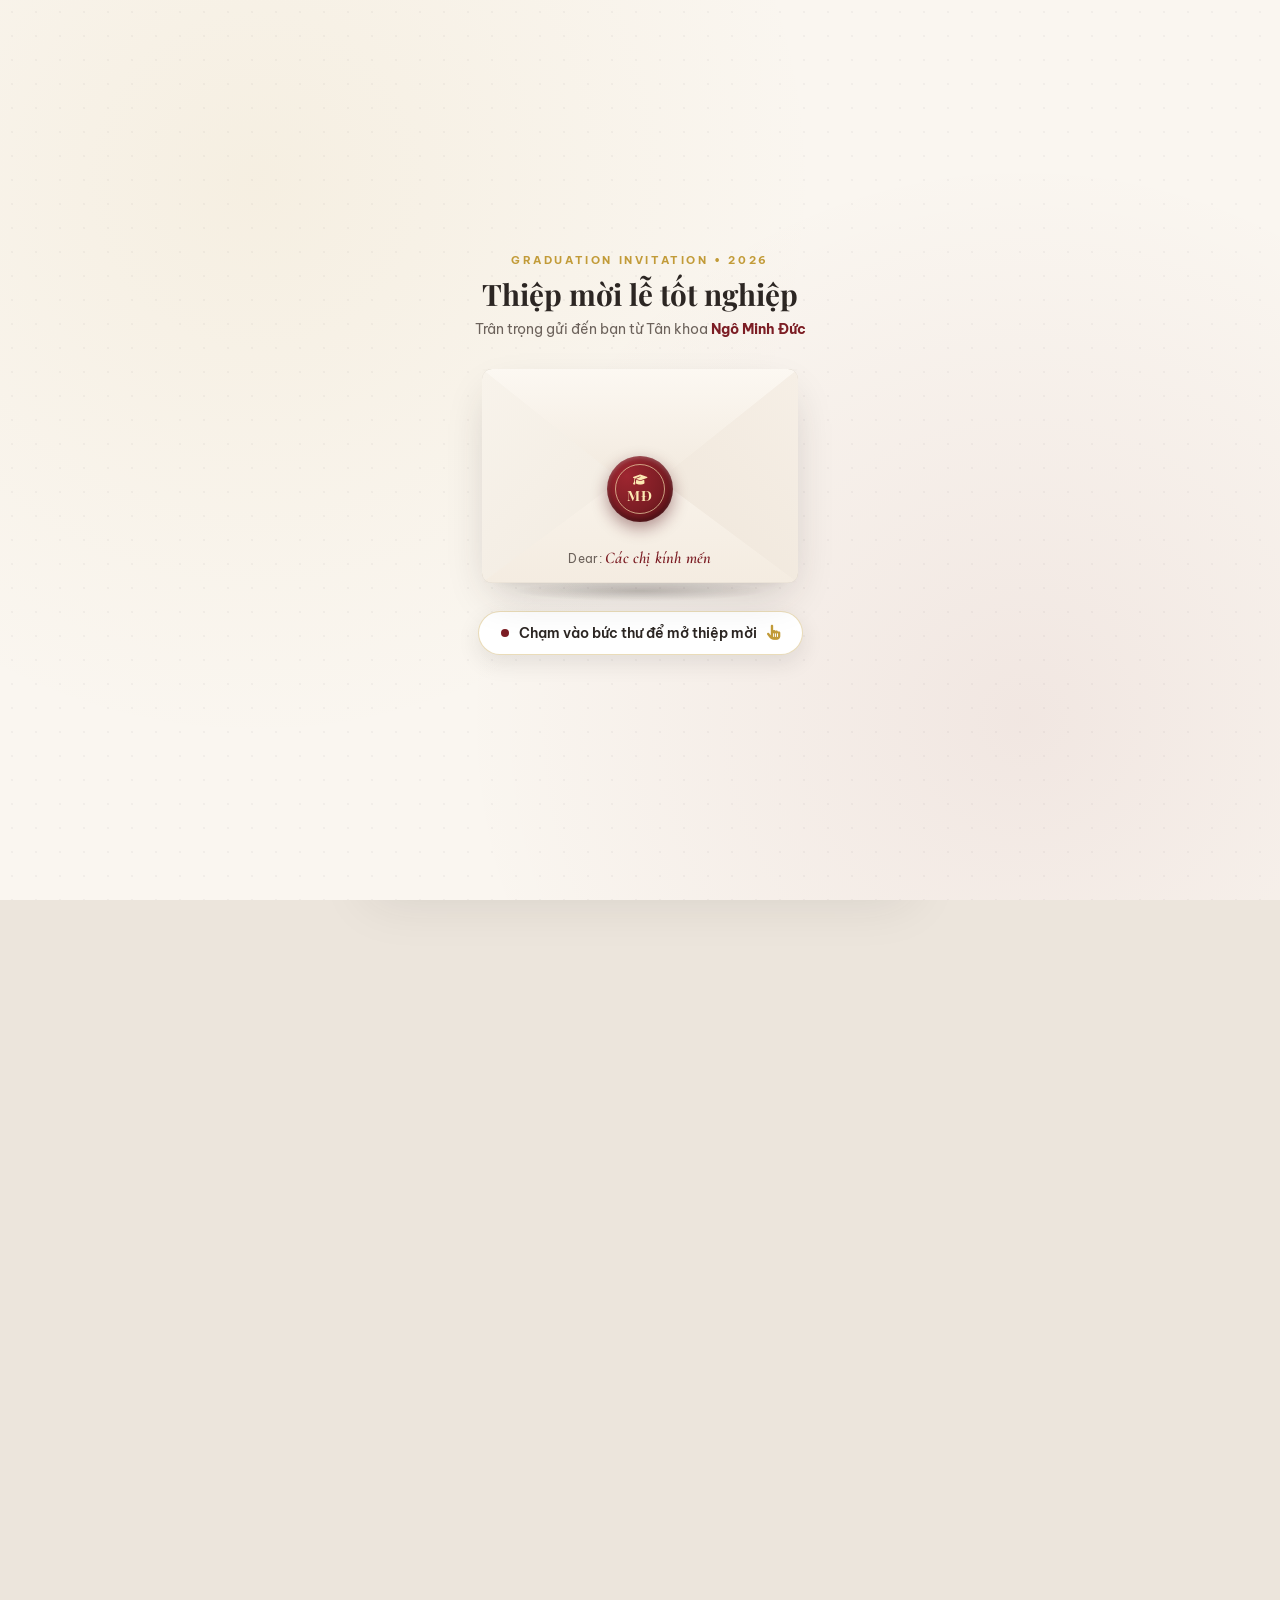
<file: i/index.html>
<!DOCTYPE html>
<html lang="vi">
<head>
  <meta charset="UTF-8">
  <meta name="viewport" content="width=device-width, initial-scale=1.0, maximum-scale=5.0">
  <title>Thiệp mời lễ tốt nghiệp - Ngô Minh Đức</title>

  <!-- Meta SEO & Khung xem trước liên kết (OpenGraph cho Zalo, Messenger, Facebook, iMessage) -->
  <meta name="description" content="Bốn năm thanh xuân khép lại trong một khoảnh khắc chuyển tua. Trân trọng kính mời Thầy Cô, Gia đình & Bạn bè đến chung vui cùng Tân khoa Ngô Minh Đức tại Đại học HUTECH.">
  <meta name="author" content="Ngô Minh Đức">
  
  <!-- ================================================================================== -->
  <!-- CẤU HÌNH HIỂN THỊ KHUNG XEM TRƯỚC (LINK PREVIEW) TRÊN ZALO, MESSENGER, FACEBOOK:    -->
  <!-- Khi gửi link thiệp lên Zalo/Messenger, hệ thống sẽ tự động hiện khung đẹp như mẫu. -->
  <!-- ================================================================================== -->
  <link rel="canonical" href="https://ngominhduc0203.github.io/thiepmoi-totnghiep/i/">
  <meta property="og:type" content="website">
  <meta property="og:url" content="https://ngominhduc0203.github.io/thiepmoi-totnghiep/i/">
  <!-- Dòng 1: Tiêu đề in đậm -->
  <meta property="og:title" content="Graduation Ceremony Ngô Minh Đức | Thiệp mời lễ tốt nghiệp">
  <!-- Dòng 2: Nội dung mô tả ngắn gọn, ý nghĩa -->
  <meta property="og:description" content="Bốn năm thanh xuân khép lại trong một khoảnh khắc chuyển tua. Trân trọng kính mời bạn đến chung vui cùng Minh Đức!">
  <!-- Dòng 3: Tên hiển thị nguồn website -->
  <meta property="og:site_name" content="Thiệp mời lễ tốt nghiệp • Minh Đức K22">
  <!-- Ảnh banner đại diện bức thư tỉ lệ chuẩn 1200x630 hiển thị rộng ngang cân đối (không bị hẹp 1 bên) -->
  <meta property="og:image" content="https://ngominhduc0203.github.io/thiepmoi-totnghiep/images/buc-thu-banner.jpg?v=2026112605">
  <meta property="og:image:secure_url" content="https://ngominhduc0203.github.io/thiepmoi-totnghiep/images/buc-thu-banner.jpg?v=2026112605">
  <meta property="og:image:type" content="image/jpeg">
  <meta property="og:image:width" content="1200">
  <meta property="og:image:height" content="630">
  <meta property="og:image:alt" content="Bức thư mời lễ tốt nghiệp - Tân khoa Ngô Minh Đức">

  <!-- Thẻ hỗ trợ Twitter / Telegram / iMessage -->
  <meta name="twitter:card" content="summary_large_image">
  <meta name="twitter:url" content="https://ngominhduc0203.github.io/thiepmoi-totnghiep/i/">
  <meta name="twitter:title" content="Graduation Ceremony Ngô Minh Đức | Thiệp mời lễ tốt nghiệp">
  <meta name="twitter:description" content="Bốn năm thanh xuân khép lại trong một khoảnh khắc chuyển tua. Trân trọng kính mời bạn đến chung vui cùng Minh Đức!">
  <meta name="twitter:image" content="https://ngominhduc0203.github.io/thiepmoi-totnghiep/images/buc-thu-banner.jpg?v=2026112605">

  <!-- Favicon -->
  <link rel="icon" href="data:image/svg+xml,<svg xmlns=%22http://www.w3.org/2000/svg%22 viewBox=%220 0 100 100%22><text y=%22.9em%22 font-size=%2290%22>🎓</text></svg>">

  <!-- Google Fonts: Be Vietnam Pro + Playfair Display + Cormorant Garamond + Caveat -->
  <link rel="preconnect" href="https://fonts.googleapis.com">
  <link rel="preconnect" href="https://fonts.gstatic.com" crossorigin>
  <link href="https://fonts.googleapis.com/css2?family=Be+Vietnam+Pro:ital,wght@0,300;0,400;0,500;0,600;0,700;1,400&family=Caveat:wght@500;600;700&family=Cormorant+Garamond:ital,wght@0,400;0,600;0,700;1,400;1,600&family=Playfair+Display:ital,wght@0,400;0,600;0,700;1,400&display=swap" rel="stylesheet">

  <!-- Font Awesome 6 Icons -->
  <link rel="stylesheet" href="https://cdnjs.cloudflare.com/ajax/libs/font-awesome/6.5.1/css/all.min.css">

  <!-- Custom Stylesheet (v=2026112703 để tránh cache CSS cũ) -->
  <link rel="stylesheet" href="../css/style.css?v=2026112703">
</head>
<body class="envelope-locked page-mentor-group">

  <!-- Thẻ Nhạc Nền Phát Khi Mở Thiệp Mời -->
  <audio id="bgAudio" src="../audio/nhac-nen.mp3" preload="auto" loop playsinline></audio>

  <!-- Nút Điều Khiển Bật / Tắt Nhạc Nền (Floating Music Button) -->
  <button type="button" id="audioControl" class="audio-control-btn" aria-label="Bật/Tắt nhạc nền" title="Bật / Tắt nhạc nền">
    <div class="music-disc-body">
      <span class="music-disc-icon">
        <i class="fa-solid fa-music"></i>
      </span>
    </div>
    <span class="music-wave-note note-1">♪</span>
    <span class="music-wave-note note-2">♫</span>
  </button>

  <!-- ======================================================== -->
  <!-- MÀN HÌNH PHONG BÌ BỨC THƯ CHỜ MỞ THIỆP (ENVELOPE INTRO)  -->
  <!-- Khách bấm vào phong bì sẽ mở nắp & hiện ra thiệp mời     -->
  <!-- ======================================================== -->
  <div id="envelopeOverlay" class="envelope-overlay" role="dialog" aria-modal="true" aria-label="Bấm để mở thiệp mời tốt nghiệp">
    <div class="envelope-stage">
      
      <!-- Tiêu đề nhỏ phía trên bức thư -->
      <div class="envelope-top-caption">
        <span class="envelope-kicker">GRADUATION INVITATION • 2026</span>
        <h2 class="envelope-heading">Thiệp mời lễ tốt nghiệp</h2>
        <p class="envelope-subheading">Trân trọng gửi đến bạn từ Tân khoa <strong>Ngô Minh Đức</strong></p>
      </div>

      <!-- Khối Bức Thư 3D (Interactive Envelope) -->
      <div id="envelopeCard" class="envelope-wrapper" tabindex="0" role="button" aria-label="Bấm vào bức thư để mở thiệp mời">
        <div class="envelope-shadow"></div>

        <div class="envelope-body">
          <!-- Mặt trong nền phong bì -->
          <div class="envelope-back"></div>

          <!-- Tấm thiệp bên trong nhú nhẹ lên khi mở nắp -->
          <div class="envelope-inner-card">
            <div class="inner-card-border">
              <img src="../images/logo-hutech.png" alt="Logo HUTECH" class="inner-card-logo">
              <span class="inner-card-tag">HUTECH UNIVERSITY • K22</span>
              <p class="inner-card-cursive">Minh Đức's</p>
              <p class="inner-card-title">GRADUATION</p>
              <p class="inner-card-date">19 . 12 . 2026</p>
            </div>
          </div>

          <!-- Nếp gấp 2 bên và mặt trước dưới phong bì -->
          <div class="envelope-pocket-left"></div>
          <div class="envelope-pocket-right"></div>
          <div class="envelope-pocket-bottom">
            <span class="envelope-pocket-to">Dear: <em>Các chị kính mến</em></span>
          </div>

          <!-- Nắp phong bì (Lật mở 3D lên trên) -->
          <div class="envelope-flap"></div>

          <!-- Con dấu sáp đỏ đô ở chính giữa (Wax Seal) -->
          <div class="wax-seal-btn" aria-hidden="true">
            <div class="wax-seal-ring">
              <span class="wax-seal-icon"><i class="fa-solid fa-graduation-cap"></i></span>
              <span class="wax-seal-text">MĐ</span>
            </div>
          </div>
        </div>
      </div>

      <!-- Hướng dẫn bấm mở -->
      <button type="button" id="openEnvelopeBtn" class="envelope-open-prompt">
        <span class="prompt-pulse-dot"></span>
        <span>Chạm vào bức thư để mở thiệp mời</span>
        <i class="fa-solid fa-hand-pointer prompt-hand-icon"></i>
      </button>

    </div>
  </div>

  <!-- Mobile Wrapper Container -->
  <div class="invitation-container">

    <!-- ======================================================== -->
    <!-- PHẦN 1: THIỆP MỜI CHÍNH VỚI BĂNG RÔN PHỦ XUỐNG (HERO)   -->
    <!-- Thiết kế theo mẫu tham khảo: Băng rôn thả dọc bên phải   -->
    <!-- ======================================================== -->
    <header class="formal-card-section" id="hero">
      
      <!-- KHUNG VIỀN HOA VĂN GÓC VÀNG KIM CỔ ĐIỂN (THEO ẢNH MẪU) -->
      <div class="card-ornate-frame" aria-hidden="true">
        <svg width="0" height="0" style="position:absolute;overflow:hidden;">
          <defs>
            <symbol id="gold-corner-flourish" viewBox="0 0 80 80">
              <path d="M5 62 C5 44 4 20 6 7 C20 5 44 5 62 5" stroke="#CFA355" stroke-width="1.6" stroke-linecap="round" fill="none"/>
              <path d="M11 50 L11 11 L50 11" stroke="#CFA355" stroke-width="0.9" stroke-opacity="0.65" fill="none"/>
              <path d="M11 11 C18 13 24 19 26 26 C19 24 13 18 11 11 Z" fill="#CFA355" fill-opacity="0.82"/>
              <path d="M6 25 C12 24 16 29 14 35 C12 39 7 38 9 32" stroke="#CFA355" stroke-width="1.35" stroke-linecap="round" fill="none"/>
              <path d="M6 42 C11 44 13 49 9 53" stroke="#CFA355" stroke-width="1.2" stroke-linecap="round" fill="none"/>
              <circle cx="9.5" cy="59" r="1.6" fill="#CFA355"/>
              <path d="M25 6 C24 12 29 16 35 14 C39 12 38 7 32 9" stroke="#CFA355" stroke-width="1.35" stroke-linecap="round" fill="none"/>
              <path d="M42 6 C44 11 49 13 53 9" stroke="#CFA355" stroke-width="1.2" stroke-linecap="round" fill="none"/>
              <circle cx="59" cy="9.5" r="1.6" fill="#CFA355"/>
              <path d="M21 15 C27 15 31 18 31 23" stroke="#CFA355" stroke-width="1" stroke-linecap="round" fill="none"/>
              <path d="M15 21 C15 27 18 31 23 31" stroke="#CFA355" stroke-width="1" stroke-linecap="round" fill="none"/>
            </symbol>
            <symbol id="gold-sparkle-star" viewBox="0 0 60 60">
              <line x1="30" y1="2" x2="30" y2="58" stroke="#D9B166" stroke-width="0.8" stroke-opacity="0.45"/>
              <line x1="2" y1="30" x2="58" y2="30" stroke="#D9B166" stroke-width="0.8" stroke-opacity="0.45"/>
              <path d="M30 20 Q31.5 28.5 40 30 Q31.5 31.5 30 40 Q28.5 31.5 20 30 Q28.5 28.5 30 20 Z" fill="#D9B166" fill-opacity="0.72"/>
            </symbol>
          </defs>
        </svg>

        <div class="frame-border-inner"></div>
        <svg class="corner-flourish corner-tl" viewBox="0 0 80 80"><use href="#gold-corner-flourish"/></svg>
        <svg class="corner-flourish corner-tr" viewBox="0 0 80 80"><use href="#gold-corner-flourish"/></svg>
        <svg class="corner-flourish corner-bl" viewBox="0 0 80 80"><use href="#gold-corner-flourish"/></svg>
        <svg class="corner-flourish corner-br" viewBox="0 0 80 80"><use href="#gold-corner-flourish"/></svg>
        <svg class="frame-sparkle sparkle-left" viewBox="0 0 60 60"><use href="#gold-sparkle-star"/></svg>
        <svg class="frame-sparkle sparkle-bottom" viewBox="0 0 60 60"><use href="#gold-sparkle-star"/></svg>
      </div>

      <!-- DẢI BĂNG RÔN PHỦ DỌC XUỐNG BÊN PHẢI (NHƯ ẢNH MẪU) -->
      <aside class="hanging-sash reveal" aria-label="Dải băng tốt nghiệp K22 - Ngô Minh Đức">
        <div class="hanging-sash-ribbon">
          <!-- Biểu tượng ngôi sao ✦ -->
          <div class="sash-top-star">✦</div>
          
          <!-- Huy hiệu HUTECH trên dải băng -->
          <div class="sash-seal">
            <i class="fa-solid fa-graduation-cap"></i>
          </div>
          <span class="sash-school-label">HUTECH</span>

          <!-- Chữ dọc: TÊN TÂN KHOA NGÔ MINH ĐỨC -->
          <div class="sash-vertical-names-wrap">
            <span class="sash-name-vertical">NGÔ MINH ĐỨC</span>
          </div>

          <!-- Chữ dọc nhỏ: Ngành học -->
          <div class="sash-degree-wrap">
            <span class="sash-degree-vertical">Bachelor's Degree in IT • K22</span>
          </div>

          <!-- Nơ/Họa tiết ở đuôi chữ V -->
          <div class="sash-bottom-bow">
            <i class="fa-solid fa-ribbon"></i>
          </div>
        </div>
      </aside>

      <!-- NỘI DUNG TẤM THIỆP PHÍA BÊN TRÁI -->
      <div class="formal-card-content">
        <!-- Logo & Tên Trường -->
        <div class="school-header reveal">
          <!-- Logo HUTECH chính thức do bạn cung cấp -->
          <img src="../images/logo-hutech.png" alt="Logo Đại học HUTECH" class="school-logo-img">
          <div class="school-title-text">
            <h2 class="school-vn">TRƯỜNG ĐẠI HỌC CÔNG NGHỆ TP.HCM</h2>
            <p class="school-en">HUTECH UNIVERSITY</p>
          </div>
        </div>

        <!-- Lời gửi trân trọng -->
        <div class="card-salutation reveal reveal-delay-1">
          <span class="dear-label">Dear</span>
          <span class="recipients-name">Các chị kính mến</span>
          <div class="dashed-line"></div>
        </div>

        <p class="invite-subtext reveal reveal-delay-1">Thân mời bạn đến dự</p>

        <!-- Tiêu đề Lễ tốt nghiệp (Graduation Ceremony) -->
        <div class="ceremony-headline reveal reveal-delay-2">
          <span class="cursive-name">Minh Đức's</span>
          <h1 class="bold-ceremony-title">GRADUATION</h1>
          <p class="ceremony-year">Ceremony 2026</p>
        </div>

        <!-- Khung thời gian & địa điểm (Theo đúng bố cục ảnh mẫu) -->
        <div class="ceremony-details-box">
          <div class="detail-block reveal reveal-delay-3">
            <span class="block-tag">VÀO LÚC</span>
            <p class="block-main time-range">08:30 SÁNG</p>
            <p class="block-sub day-name">THỨ BẢY</p>
            <p class="block-date">19.12.2026</p>
          </div>

          <div class="detail-block reveal reveal-delay-4">
            <span class="block-tag">TẠI</span>
            <p class="block-main venue-name">KHU E — ĐẠI HỌC HUTECH</p>
            <p class="block-address">10/80c Song Hành Xa Lộ Hà Nội, Tăng Nhơn Phú, TP. Hồ Chí Minh</p>
          </div>
        </div>

        <!-- Lời nhắn chân thành -->
        <p class="invitation-card-note reveal reveal-delay-5">
          "Sự hiện diện và những lời chúc tốt đẹp của bạn sẽ làm cho ngày này trở nên đáng nhớ hơn bao giờ hết!"
        </p>
      </div>
    </header>


    <!-- ================================================================== -->
    <!-- PHẦN 2: LỜI NGỎ CHÂN THÀNH & ẢNH CHÂN DUNG TỐT NGHIỆP POLAROID     -->
    <!-- ================================================================== -->
    <section class="portrait-showcase-section" id="portrait-section">

      <!-- Lời ngỏ chân thành -->
      <div class="invitation-letter reveal">
        <div class="letter-stamp reveal">
          <i class="fa-solid fa-envelope-open-text"></i>
        </div>
        <p class="section-badge reveal reveal-delay-1">THƯ MỜI</p>
        <h3 class="section-title reveal reveal-delay-1">Lời ngỏ chân thành</h3>
        <div class="divider-ornament reveal reveal-delay-2">
          <span></span><i class="fa-solid fa-feather-pointed"></i><span></span>
        </div>
        <div class="letter-content">
          <p class="reveal">
            Em xin gửi lời cảm ơn và sự trân trọng sâu sắc nhất đến chị!
          </p>
          <p class="reveal reveal-delay-1">
            Cơ duyên được gặp gỡ và quen biết các chị trong đợt thực tập trước đây là một điều thật may mắn đối với em. Dù sau này em kết thúc kỳ thực tập và mỗi người cũng đều có những hướng đi mới, nhưng em luôn trân quý vì chị em mình vẫn giữ liên lạc và chơi thân với nhau đến tận bây giờ.
          </p>
          <p class="reveal reveal-delay-1">
            Em cảm ơn chị đã luôn nhiệt tình chỉ bảo, hỗ trợ em tháo gỡ từng khó khăn trong đồ án tốt nghiệp, và đặc biệt là những lời động viên, chia sẻ kinh nghiệm quý báu giúp em vững vàng hơn rất nhiều.
          </p>
          <p class="highlight-invitation reveal reveal-delay-2">
            Lễ tốt nghiệp này đánh dấu cột mốc trưởng thành đầu tiên của em sau cả một chặng đường nỗ lực. Ngày vui này sẽ càng thêm trọn vẹn và ý nghĩa khi có sự hiện diện cùng lời chúc mừng của&nbsp;chị!
          </p>
        </div>
      </div>

      <!-- Khung ảnh Polaroid cao cấp theo mẫu tham khảo -->
      <div class="polaroid-vintage-container reveal">
        <!-- Băng dính Washi Tape góc trên bên phải -->
        <div class="washi-tape-strip tape-top-right"></div>
        <!-- Băng dính Washi Tape góc dưới bên trái -->
        <div class="washi-tape-strip tape-bottom-left"></div>

        <!-- Trái tim vẽ tay góc dưới bên trái -->
        <div class="doodle-heart-left">
          <svg viewBox="0 0 24 24" width="24" height="24" fill="none" stroke="#2C2623" stroke-width="1.8" stroke-linecap="round" stroke-linejoin="round">
            <path d="M20.84 4.61a5.5 5.5 0 0 0-7.78 0L12 5.67l-1.06-1.06a5.5 5.5 0 0 0-7.78 7.78l1.06 1.06L12 21.23l7.78-7.78 1.06-1.06a5.5 5.5 0 0 0 0-7.78z"></path>
          </svg>
        </div>

        <div class="polaroid-card-vintage">
          <!-- Dòng chữ dọc bên lề trái -->
          <div class="polaroid-left-sidebar">
            <span class="polaroid-vertical-caption">YOU'RE INVITED TO CELEBRATE A MILESTONE WORTH REMEMBERING.</span>
          </div>

          <!-- Khung ảnh chân dung chính -->
          <div class="polaroid-photo-inner">
            <img src="../images/chan-dung.jpg" alt="Chân dung Tân khoa Ngô Minh Đức" class="polaroid-vintage-img" loading="eager">
          </div>

          <!-- Chữ viết tay & Con dấu bưu điện ở lề dưới -->
          <div class="polaroid-bottom-bar">
            <div class="handwritten-wishes">
              <span class="handwritten-line-1">new chapter,</span>
              <span class="handwritten-line-2">new adventures <span class="caption-heart">♡</span></span>
              <span class="handwritten-sub">Tân khoa Ngô Minh Đức • K22 HUTECH</span>
            </div>

            <!-- Con dấu bưu điện tròn (The Next Chapter Awaits • 2026) -->
            <div class="graduation-postal-stamp" aria-label="Con dấu tốt nghiệp 2026">
              <svg viewBox="0 0 100 100" class="postal-stamp-svg">
                <!-- Vòng tròn ngoài nét đứt và vòng trong nét liền -->
                <circle cx="50" cy="50" r="47" fill="none" stroke="#2C2623" stroke-width="1.5" stroke-dasharray="3 2"/>
                <circle cx="50" cy="50" r="41.5" fill="none" stroke="#2C2623" stroke-width="1.1"/>
                
                <!-- Chữ uốn cong: THE NEXT CHAPTER -->
                <path id="stampTextTop" d="M 16,50 A 34,34 0 1,1 84,50" fill="none"/>
                <text font-size="7.5" font-family="'Be Vietnam Pro', sans-serif" font-weight="700" letter-spacing="1.4" fill="#2C2623">
                  <textPath href="#stampTextTop" startOffset="50%" text-anchor="middle">
                    THE NEXT CHAPTER
                  </textPath>
                </text>

                <!-- Chữ uốn cong: AWAITS -->
                <path id="stampTextBottom" d="M 84,50 A 34,34 0 0,1 16,50" fill="none"/>
                <text font-size="7.8" font-family="'Be Vietnam Pro', sans-serif" font-weight="700" letter-spacing="2" fill="#2C2623">
                  <textPath href="#stampTextBottom" startOffset="50%" text-anchor="middle">
                    AWAITS
                  </textPath>
                </text>

                <!-- Hai vạch ngang & class of 2026 -->
                <line x1="24" y1="40" x2="76" y2="40" stroke="#2C2623" stroke-width="0.9"/>
                <text x="50" y="37" text-anchor="middle" font-size="6.5" font-family="'Playfair Display', serif" font-style="italic" fill="#2C2623">class of</text>
                <text x="50" y="58" text-anchor="middle" font-size="17" font-family="'Playfair Display', serif" font-weight="700" letter-spacing="1" fill="#2C2623">2026</text>
                <line x1="24" y1="63" x2="76" y2="63" stroke="#2C2623" stroke-width="0.9"/>
                
                <!-- Ngôi sao nhỏ hai bên -->
                <text x="20" y="53" font-size="6" fill="#2C2623">★</text>
                <text x="76" y="53" font-size="6" fill="#2C2623">★</text>
              </svg>
            </div>
          </div>
        </div>
      </div>

      <!-- ============================================== -->
      <!-- KHUÔN HÌNH THỜI GIAN & LỊCH KỶ NIỆM (CALENDAR) -->
      <!-- Có đường kẻ đứt khúc kiểu cuống vé trên & dưới -->
      <!-- ============================================== -->
      <div class="ceremony-calendar-widget reveal">
        
        <!-- Đường kẻ đứt khúc & rãnh khuyết hai bên ở phía trên -->
        <div class="ticket-perforation ticket-perforation-top" aria-hidden="true">
          <span class="ticket-notch notch-left"></span>
          <span class="ticket-dashed-line"></span>
          <span class="ticket-notch notch-right"></span>
        </div>

        <div class="calendar-ticket-body">
          <!-- Thanh Time to Fly phía trên -->
          <div class="calendar-flight-banner reveal">
            <div class="flight-banner-left">
              <span class="flight-icon"><i class="fa-solid fa-plane-departure"></i></span>
              <div class="flight-banner-divider"></div>
              <div class="flight-banner-text">
                <span class="flight-title">TIME TO FLY</span>
                <span class="flight-subtitle">TOWARDS MY FUTURE</span>
              </div>
            </div>
            <div class="flight-banner-right">
              <span class="flight-symbol heart-symbol"><i class="fa-regular fa-heart"></i></span>
              <span class="flight-symbol star-symbol"><i class="fa-regular fa-star"></i></span>
            </div>
          </div>

          <!-- Cột hiển thị Ngày & Giờ với biểu tượng tròn -->
          <div class="event-time-showcase">
            <!-- Cột Ngày -->
            <div class="time-showcase-col reveal reveal-delay-1">
              <div class="time-col-icon-circle">
                <i class="fa-regular fa-calendar-check"></i>
              </div>
              <span class="time-col-tag">NGÀY</span>
              <p class="time-col-day">Thứ Bảy</p>
              <p class="time-col-date">19.12.2026</p>
            </div>

            <!-- Cột Giờ -->
            <div class="time-showcase-col reveal reveal-delay-2">
              <div class="time-col-icon-circle">
                <i class="fa-regular fa-clock"></i>
              </div>
              <span class="time-col-tag">GIỜ</span>
              <p class="time-col-day">Buổi Sáng</p>
              <p class="time-col-date">08:30</p>
            </div>
          </div>

          <!-- Tờ Lịch Tháng 12 / 2026 -->
          <div class="month-calendar-sheet reveal reveal-delay-2">
            <div class="month-sheet-header">
              <h4 class="month-title">Tháng 12 / 2026</h4>
            </div>
            <div class="month-sheet-divider"></div>

            <!-- Hàng Thứ (T2 đến CN) -->
            <div class="calendar-grid-weekdays">
              <span>T2</span>
              <span>T3</span>
              <span>T4</span>
              <span>T5</span>
              <span>T6</span>
              <span>T7</span>
              <span>CN</span>
            </div>

            <!-- Lưới các ngày trong tháng 12/2026 (Ngày 1 là Thứ Ba) -->
            <div class="calendar-grid-days">
              <!-- Tuần 1: Ngày 1 rơi vào Thứ Ba -->
              <span class="cal-day cal-empty"></span>
              <span class="cal-day">1</span>
              <span class="cal-day">2</span>
              <span class="cal-day">3</span>
              <span class="cal-day">4</span>
              <span class="cal-day">5</span>
              <span class="cal-day">6</span>

              <!-- Tuần 2 -->
              <span class="cal-day">7</span>
              <span class="cal-day">8</span>
              <span class="cal-day">9</span>
              <span class="cal-day">10</span>
              <span class="cal-day">11</span>
              <span class="cal-day">12</span>
              <span class="cal-day">13</span>

              <!-- Tuần 3: Ngày 19 Thứ Bảy có Trái Tim đánh dấu -->
              <span class="cal-day">14</span>
              <span class="cal-day">15</span>
              <span class="cal-day">16</span>
              <span class="cal-day">17</span>
              <span class="cal-day">18</span>
              <span class="cal-day cal-special-day" title="Ngày Lễ Tốt Nghiệp 19/12/2026">
                <span class="cal-heart-badge">
                  <svg viewBox="0 0 32 32" class="cal-heart-svg">
                    <path d="M16 28.5 C16 28.5 2.5 19.5 2.5 10.5 A 7 7 0 0 1 16 7 A 7 7 0 0 1 29.5 10.5 C 29.5 19.5 16 28.5 16 28.5 Z"/>
                  </svg>
                  <span class="cal-heart-text">19</span>
                </span>
              </span>
              <span class="cal-day">20</span>

              <!-- Tuần 4 -->
              <span class="cal-day">21</span>
              <span class="cal-day">22</span>
              <span class="cal-day">23</span>
              <span class="cal-day">24</span>
              <span class="cal-day">25</span>
              <span class="cal-day">26</span>
              <span class="cal-day">27</span>

              <!-- Tuần 5 -->
              <span class="cal-day">28</span>
              <span class="cal-day">29</span>
              <span class="cal-day">30</span>
              <span class="cal-day">31</span>
              <span class="cal-day cal-empty"></span>
              <span class="cal-day cal-empty"></span>
              <span class="cal-day cal-empty"></span>
            </div>
          </div>
        </div>

        <!-- Đường kẻ đứt khúc & rãnh khuyết hai bên ở phía dưới -->
        <div class="ticket-perforation ticket-perforation-bottom" aria-hidden="true">
          <span class="ticket-notch notch-left"></span>
          <span class="ticket-dashed-line"></span>
          <span class="ticket-notch notch-right"></span>
        </div>

      </div>
    </section>

    <!-- ============================================== -->
    <!-- PHẦN 3: SỔ LƯU BÚT (GUESTBOOK)                -->
    <!-- ============================================== -->
    <section class="guestbook-section" id="guestbook">
      <div class="guestbook-header reveal">
        <p class="section-badge">GUESTBOOK</p>
        <h3 class="section-title">Sổ lưu bút</h3>
        <div class="divider-ornament">
          <span></span><i class="fa-solid fa-pen-nib"></i><span></span>
        </div>
        <p class="guestbook-desc">
          Hãy để lại những dòng nhắn nhủ, lời chúc yêu thương để tiếp thêm năng lượng cho hành trình mới của Minh Đức nhé!
        </p>
      </div>

      <!-- Thẻ Form gửi lời chúc -->
      <div class="guestbook-card reveal">
        <form id="wishForm" class="wish-form">
          <!-- Ô nhập tên -->
          <div class="form-group reveal">
            <label for="senderName" class="form-label">
              <i class="fa-regular fa-user"></i> Tên của bạn <span class="required">*</span>
            </label>
            <input 
              type="text" 
              id="senderName" 
              name="name" 
              class="form-input" 
              placeholder="Nhập tên hoặc biệt danh của bạn..." 
              required 
              maxlength="100"
              autocomplete="name"
            >
          </div>

          <!-- Ô nhập lời chúc -->
          <div class="form-group reveal reveal-delay-1">
            <div class="label-with-action">
              <label for="wishMessage" class="form-label">
                <i class="fa-regular fa-comment-dots"></i> Lời chúc của bạn <span class="required">*</span>
              </label>
              <!-- Nút gợi ý lời chúc nhanh (icon bóng đèn) -->
              <button type="button" id="quickWishBtn" class="btn-quick-suggestion" title="Xem gợi ý lời chúc hay">
                <i class="fa-regular fa-lightbulb"></i>
                <span>Gợi ý lời chúc</span>
              </button>
            </div>

            <div class="textarea-wrapper">
              <textarea 
                id="wishMessage" 
                name="message" 
                class="form-textarea" 
                placeholder="Gửi gắm những lời chúc ý nghĩa, lời động viên hoặc kỷ niệm của bạn tới Đức tại đây..." 
                required 
                maxlength="500"
                rows="4"
              ></textarea>
              <!-- Bộ đếm ký tự 0/500 -->
              <div class="char-counter">
                <span id="charCount">0</span>/500
              </div>
            </div>
          </div>

          <!-- Nút Gửi lời chúc -->
          <button type="submit" id="submitWishBtn" class="btn btn-submit reveal reveal-delay-2">
            <i class="fa-solid fa-paper-plane"></i>
            <span class="btn-text">Gửi lời chúc</span>
          </button>
        </form>

        <!-- Thông báo trạng thái gửi -->
        <div id="formAlert" class="form-alert" style="display: none;"></div>
      </div>

      <!-- Modal Gợi ý lời chúc nhanh -->
      <div id="quickWishModal" class="quick-wish-modal">
        <div class="modal-backdrop" id="modalBackdrop"></div>
        <div class="modal-dialog">
          <div class="modal-header">
            <h4><i class="fa-solid fa-lightbulb"></i> Gợi ý lời chúc tốt nghiệp</h4>
            <button type="button" class="btn-close-modal" id="closeModalBtn" aria-label="Đóng">&times;</button>
          </div>
          <div class="modal-body">
            <p class="modal-intro">Bấm vào lời chúc bên dưới để chèn nhanh vào ô nhập:</p>
            <div class="suggestions-list">
              <button type="button" class="suggestion-item">
                🎓 Chúc mừng Minh Đức đã xuất sắc cán đích 4 năm đại học! Chúc bạn sự nghiệp thăng hoa, tự tin chinh phục mọi ước mơ phía trước!
              </button>
              <button type="button" class="suggestion-item">
                ✨ Mừng ngày tân khoa! Chúc bạn bước sang chặng đường mới luôn tràn đầy nhiệt huyết, gặt hái thật nhiều thành công và may mắn!
              </button>
              <button type="button" class="suggestion-item">
                🎉 Cột mốc tuyệt vời! Tự hào về Đức rất nhiều. Chúc người bạn của tui sớm thành công và luôn vững bước trên con đường đã chọn nhé!
              </button>
              <button type="button" class="suggestion-item">
                🚀 Chúc mừng tân kỹ sư/cử nhân tài năng! Chúc công việc thuận lợi, lương thưởng rủng rỉnh và luôn giữ mãi nụ cười rạng rỡ này!
              </button>
              <button type="button" class="suggestion-item">
                🍀 4 năm thanh xuân rực rỡ đã khép lại thật trọn vẹn. Chúc Đức chân cứng đá mềm, mở ra tương lai rạng ngời và hạnh phúc!
              </button>
              <button type="button" class="suggestion-item">
                ❤️ Chúc mừng tân khoa K22 HUTECH! Luôn tự tin vào chính mình và không ngừng tỏa sáng nhé!
              </button>
            </div>
          </div>
        </div>
      </div>
    </section>

    <!-- ============================================== -->
    <!-- PHẦN: BẢN ĐỒ GOOGLE MAPS DẪN ĐƯỜNG             -->
    <!-- ============================================== -->
    <section class="map-section" id="location-map">
      <div class="map-card reveal">
        <div class="map-card-header reveal">
          <div class="map-icon-badge">
            <i class="fa-solid fa-map-location-dot"></i>
          </div>
          <div class="map-header-text">
            <span class="map-badge-tag">BẢN ĐỒ ĐỊA ĐIỂM</span>
            <h3 class="map-card-title">Chỉ đường đến buổi lễ</h3>
          </div>
        </div>

        <div class="map-location-info reveal reveal-delay-1">
          <p class="map-venue-name">Đại học HUTECH Khu E</p>
          <p class="map-venue-address">
            <i class="fa-solid fa-location-dot"></i>
            10/80c Song Hành Xa Lộ Hà Nội, Tăng Nhơn Phú, Hồ Chí Minh, Việt Nam
          </p>
        </div>

        <!-- Khung nhúng Google Maps trực tiếp -->
        <div class="map-embed-wrapper reveal reveal-delay-1">
          <iframe 
            src="https://maps.google.com/maps?q=%C4%90%E1%BA%A1i+H%E1%BB%8Dc+Hutech+Khu+E,+10/80c+Song+H%C3%A0nh+Xa+L%E1%BB%99+H%C3%A0+N%E1%BB%99i,+T%C4%83ng+Nh%C6%A1n+Ph%C3%BA,+H%E1%BB%93+Ch%C3%AD+Minh&t=&z=16&ie=UTF8&iwloc=&output=embed" 
            width="100%" 
            height="260" 
            style="border:0;" 
            allowfullscreen="" 
            loading="lazy" 
            referrerpolicy="no-referrer-when-downgrade"
            title="Bản đồ vị trí Đại học HUTECH Khu E">
          </iframe>
        </div>

        <!-- Nút mở chỉ đường trên ứng dụng Google Maps -->
        <div class="map-actions reveal reveal-delay-2">
          <a href="https://www.google.com/maps/dir/?api=1&destination=%C4%90%E1%BA%A1i+H%E1%BB%8Dc+Hutech+Khu+E,+10/80c+Song+H%C3%A0nh+Xa+L%E1%BB%99+H%C3%A0+N%E1%BB%99i,+T%C4%83ng+Nh%C6%A1n+Ph%C3%BA,+H%E1%BB%93+Ch%C3%AD+Minh" target="_blank" rel="noopener noreferrer" class="btn btn-primary btn-open-map">
            <i class="fa-solid fa-diamond-turn-right"></i>
            <span>Chỉ đường Google Maps</span>
          </a>
        </div>
      </div>
    </section>


    <!-- ============================================== -->
    <!-- PHẦN 4: CHÂN TRANG (FOOTER)                   -->
    <!-- ============================================== -->
    <footer class="footer-section" id="footer">
      <div class="footer-card reveal">
        <!-- Trích dẫn từ dải băng -->
        <div class="footer-quote-wrap reveal">
          <i class="fa-solid fa-quote-left quote-icon"></i>
          <p class="footer-quote">
            "Cảm ơn Ba Mẹ đã dành cả thanh xuân để đổi lấy tương lai cho con"
          </p>
          <span class="quote-signature">— Dải băng tốt nghiệp K22 —</span>
        </div>

        <div class="footer-message reveal reveal-delay-1">
          <p>
            Chân thành cảm ơn sự hiện diện và những tình cảm ấm áp mà quý Thầy Cô, gia đình và bạn bè đã dành cho Đức!
          </p>
        </div>

        <!-- Thông tin liên hệ nhanh -->
        <div class="quick-contact reveal reveal-delay-1">
          <span class="contact-title">KẾT NỐI VỚI ĐỨC:</span>
          <div class="contact-buttons">
            <a href="tel:0377294114" class="contact-btn" title="Gọi điện cho Minh Đức: 0377 294 114">
              <i class="fa-solid fa-phone"></i>
              <span>0377 294 114</span>
            </a>
            <a href="https://zalo.me/0377294114" target="_blank" rel="noopener noreferrer" class="contact-btn zalo-btn" title="Nhắn qua Zalo: 0377 294 114">
              <i class="fa-solid fa-comment-dots"></i>
              <span>Zalo</span>
            </a>
            <a href="https://www.facebook.com/dung.letin.3" target="_blank" rel="noopener noreferrer" class="contact-btn fb-btn" title="Facebook Minh Đức">
              <i class="fa-brands fa-facebook-f"></i>
              <span>Facebook</span>
            </a>
          </div>
        </div>

        <!-- Nút chia sẻ thiệp -->
        <div class="share-invitation reveal reveal-delay-2">
          <button type="button" id="shareBtn" class="btn btn-outline-share">
            <i class="fa-regular fa-clone"></i>
            <span>Sao chép liên kết thiệp</span>
          </button>
        </div>

        <div class="footer-copyright reveal reveal-delay-2">
          <p>© 2026 Ngô Minh Đức • K22 Đại học HUTECH</p>
          <p class="small-tag">Designed with <i class="fa-solid fa-heart heart-beat"></i> for Graduation Day</p>
        </div>
      </div>
    </footer>

  </div>

  <!-- Gợi ý lướt xuống nho nhỏ, thẩm mỹ ở chính giữa góc dưới màn hình -->
  <div id="scrollHint" class="scroll-hint" aria-hidden="true">
    <span class="scroll-hint-text">Lướt xuống</span>
    <span class="scroll-hint-arrows">
      <svg class="scroll-hint-chevron chevron-top" viewBox="0 0 16 8" width="13" height="6.5" fill="none">
        <path d="M1.5 1.5L8 6.5L14.5 1.5" stroke="currentColor" stroke-width="1.4" stroke-linecap="round" stroke-linejoin="round"/>
      </svg>
      <svg class="scroll-hint-chevron chevron-bottom" viewBox="0 0 16 8" width="13" height="6.5" fill="none">
        <path d="M1.5 1.5L8 6.5L14.5 1.5" stroke="currentColor" stroke-width="1.4" stroke-linecap="round" stroke-linejoin="round"/>
      </svg>
    </span>
  </div>

  <!-- Toast notification component -->
  <div id="toastNotification" class="toast-notification"></div>

  <!-- JavaScript (v=2026112604 để tránh cache JS cũ) -->
  <script src="../js/script.js?v=2026112701"></script>
</body>
</html>
</file>
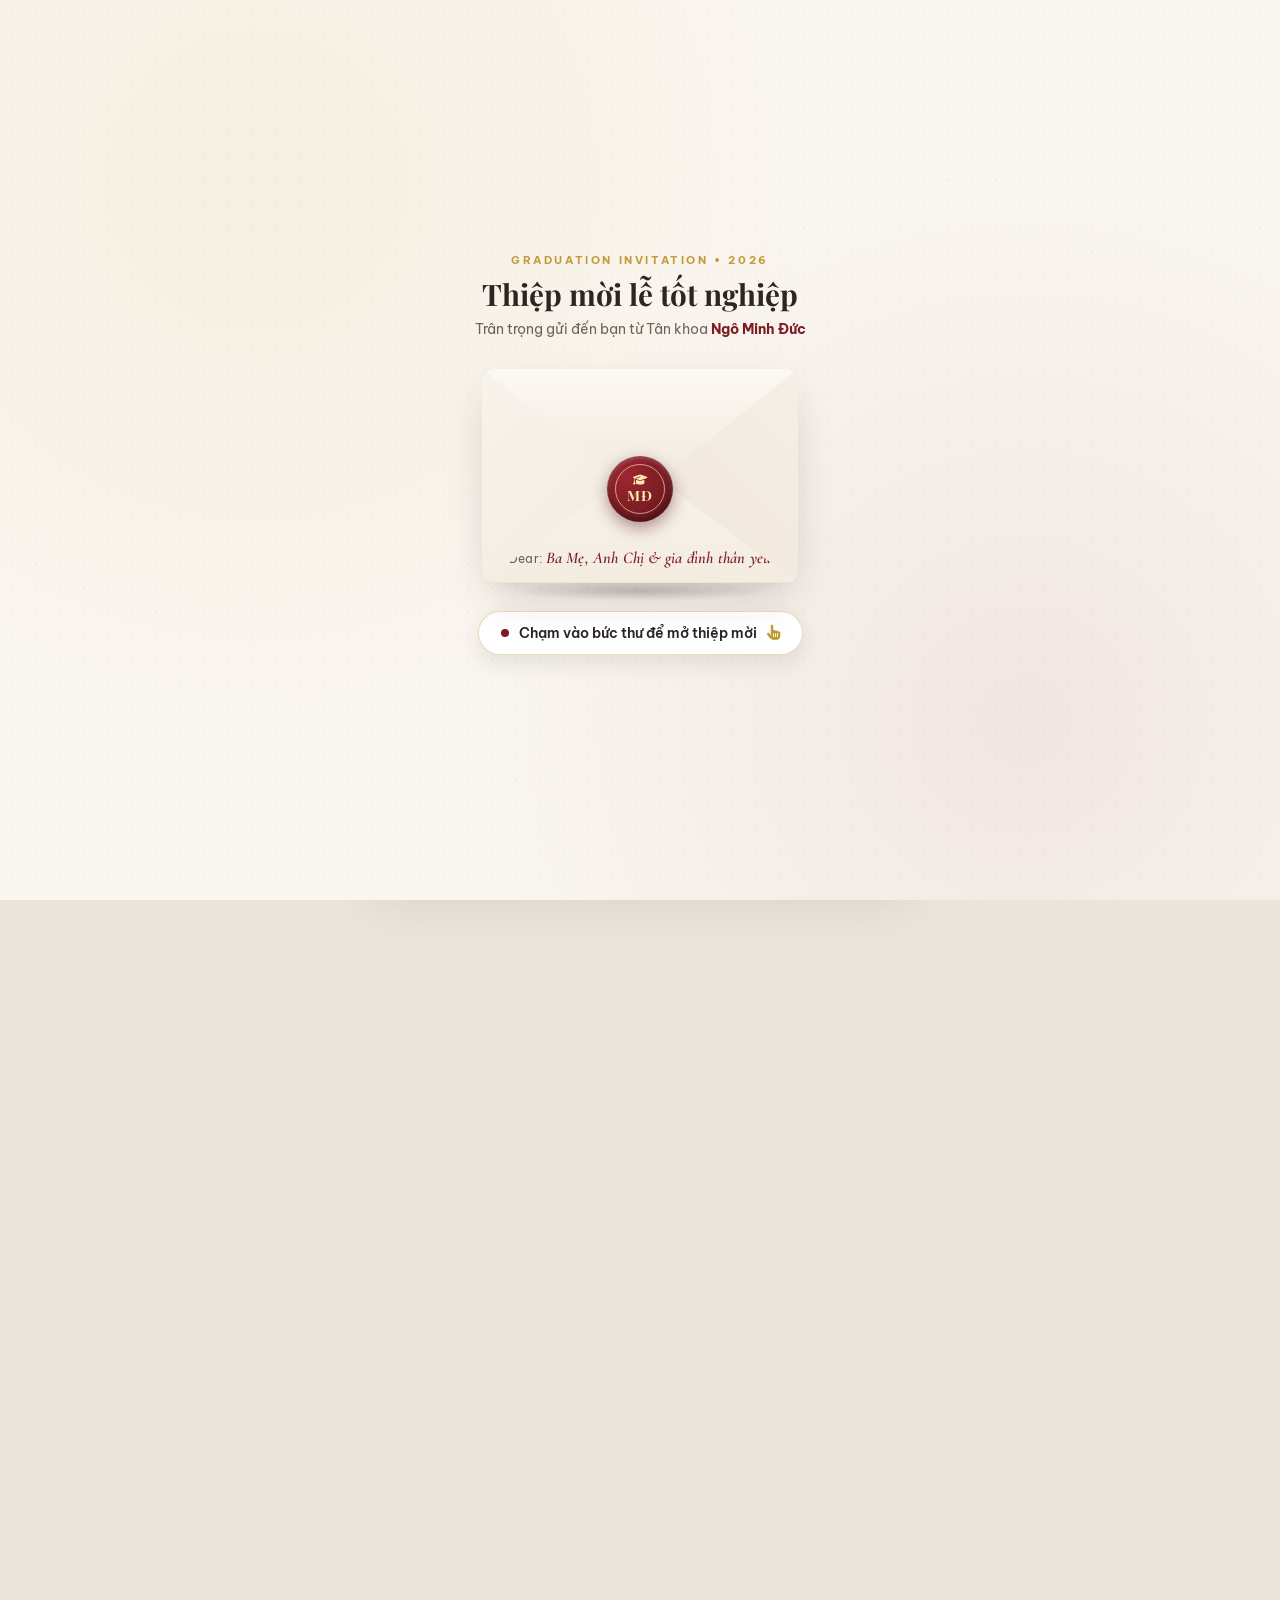
<file: tri-an/index.html>
<!DOCTYPE html>
<html lang="vi">
<head>
  <meta charset="UTF-8">
  <meta name="viewport" content="width=device-width, initial-scale=1.0, maximum-scale=5.0">
  <title>Thiệp mời lễ tốt nghiệp - Ngô Minh Đức</title>

  <!-- Meta SEO & Khung xem trước liên kết (OpenGraph cho Zalo, Messenger, Facebook, iMessage) -->
  <meta name="description" content="Bốn năm thanh xuân khép lại trong một khoảnh khắc chuyển tua. Trân trọng kính mời Thầy Cô, Gia đình & Bạn bè đến chung vui cùng Tân khoa Ngô Minh Đức tại Đại học HUTECH.">
  <meta name="author" content="Ngô Minh Đức">
  
  <!-- ================================================================================== -->
  <!-- CẤU HÌNH HIỂN THỊ KHUNG XEM TRƯỚC (LINK PREVIEW) TRÊN ZALO, MESSENGER, FACEBOOK:    -->
  <!-- Khi gửi link thiệp lên Zalo/Messenger, hệ thống sẽ tự động hiện khung đẹp như mẫu. -->
  <!-- ================================================================================== -->
  <link rel="canonical" href="https://ngominhduc0203.github.io/thiepmoi-totnghiep/tri-an/">
  <meta property="og:type" content="website">
  <meta property="og:url" content="https://ngominhduc0203.github.io/thiepmoi-totnghiep/tri-an/">
  <!-- Dòng 1: Tiêu đề in đậm -->
  <meta property="og:title" content="Graduation Ceremony Ngô Minh Đức | Thiệp mời lễ tốt nghiệp">
  <!-- Dòng 2: Nội dung mô tả ngắn gọn, ý nghĩa -->
  <meta property="og:description" content="Bốn năm thanh xuân khép lại trong một khoảnh khắc chuyển tua. Trân trọng kính mời bạn đến chung vui cùng Minh Đức!">
  <!-- Dòng 3: Tên hiển thị nguồn website -->
  <meta property="og:site_name" content="Thiệp mời lễ tốt nghiệp • Minh Đức K22">
  <!-- Ảnh banner đại diện bức thư tỉ lệ chuẩn 1200x630 hiển thị rộng ngang cân đối (không bị hẹp 1 bên) -->
  <meta property="og:image" content="https://ngominhduc0203.github.io/thiepmoi-totnghiep/images/buc-thu-banner.jpg?v=2026112605">
  <meta property="og:image:secure_url" content="https://ngominhduc0203.github.io/thiepmoi-totnghiep/images/buc-thu-banner.jpg?v=2026112605">
  <meta property="og:image:type" content="image/jpeg">
  <meta property="og:image:width" content="1200">
  <meta property="og:image:height" content="630">
  <meta property="og:image:alt" content="Bức thư mời lễ tốt nghiệp - Tân khoa Ngô Minh Đức">

  <!-- Thẻ hỗ trợ Twitter / Telegram / iMessage -->
  <meta name="twitter:card" content="summary_large_image">
  <meta name="twitter:url" content="https://ngominhduc0203.github.io/thiepmoi-totnghiep/tri-an/">
  <meta name="twitter:title" content="Graduation Ceremony Ngô Minh Đức | Thiệp mời lễ tốt nghiệp">
  <meta name="twitter:description" content="Bốn năm thanh xuân khép lại trong một khoảnh khắc chuyển tua. Trân trọng kính mời bạn đến chung vui cùng Minh Đức!">
  <meta name="twitter:image" content="https://ngominhduc0203.github.io/thiepmoi-totnghiep/images/buc-thu-banner.jpg?v=2026112605">

  <!-- Favicon -->
  <link rel="icon" href="data:image/svg+xml,<svg xmlns=%22http://www.w3.org/2000/svg%22 viewBox=%220 0 100 100%22><text y=%22.9em%22 font-size=%2290%22>🎓</text></svg>">

  <!-- Google Fonts: Be Vietnam Pro + Playfair Display + Cormorant Garamond + Caveat -->
  <link rel="preconnect" href="https://fonts.googleapis.com">
  <link rel="preconnect" href="https://fonts.gstatic.com" crossorigin>
  <link href="https://fonts.googleapis.com/css2?family=Be+Vietnam+Pro:ital,wght@0,300;0,400;0,500;0,600;0,700;1,400&family=Caveat:wght@500;600;700&family=Cormorant+Garamond:ital,wght@0,400;0,600;0,700;1,400;1,600&family=Playfair+Display:ital,wght@0,400;0,600;0,700;1,400&display=swap" rel="stylesheet">

  <!-- Font Awesome 6 Icons -->
  <link rel="stylesheet" href="https://cdnjs.cloudflare.com/ajax/libs/font-awesome/6.5.1/css/all.min.css">

  <!-- Custom Stylesheet (v=2026112703 để tránh cache CSS cũ) -->
  <link rel="stylesheet" href="../css/style.css?v=2026112703">
</head>
<body class="envelope-locked">

  <!-- Thẻ Nhạc Nền Phát Khi Mở Thiệp Mời -->
  <audio id="bgAudio" src="../audio/nhac-nen.mp3" preload="auto" loop playsinline></audio>

  <!-- Nút Điều Khiển Bật / Tắt Nhạc Nền (Floating Music Button) -->
  <button type="button" id="audioControl" class="audio-control-btn" aria-label="Bật/Tắt nhạc nền" title="Bật / Tắt nhạc nền">
    <div class="music-disc-body">
      <span class="music-disc-icon">
        <i class="fa-solid fa-music"></i>
      </span>
    </div>
    <span class="music-wave-note note-1">♪</span>
    <span class="music-wave-note note-2">♫</span>
  </button>

  <!-- ======================================================== -->
  <!-- MÀN HÌNH PHONG BÌ BỨC THƯ CHỜ MỞ THIỆP (ENVELOPE INTRO)  -->
  <!-- Khách bấm vào phong bì sẽ mở nắp & hiện ra thiệp mời     -->
  <!-- ======================================================== -->
  <div id="envelopeOverlay" class="envelope-overlay" role="dialog" aria-modal="true" aria-label="Bấm để mở thiệp mời tốt nghiệp">
    <div class="envelope-stage">
      
      <!-- Tiêu đề nhỏ phía trên bức thư -->
      <div class="envelope-top-caption">
        <span class="envelope-kicker">GRADUATION INVITATION • 2026</span>
        <h2 class="envelope-heading">Thiệp mời lễ tốt nghiệp</h2>
        <p class="envelope-subheading">Trân trọng gửi đến bạn từ Tân khoa <strong>Ngô Minh Đức</strong></p>
      </div>

      <!-- Khối Bức Thư 3D (Interactive Envelope) -->
      <div id="envelopeCard" class="envelope-wrapper" tabindex="0" role="button" aria-label="Bấm vào bức thư để mở thiệp mời">
        <div class="envelope-shadow"></div>

        <div class="envelope-body">
          <!-- Mặt trong nền phong bì -->
          <div class="envelope-back"></div>

          <!-- Tấm thiệp bên trong nhú nhẹ lên khi mở nắp -->
          <div class="envelope-inner-card">
            <div class="inner-card-border">
              <img src="../images/logo-hutech.png" alt="Logo HUTECH" class="inner-card-logo">
              <span class="inner-card-tag">HUTECH UNIVERSITY • K22</span>
              <p class="inner-card-cursive">Minh Đức's</p>
              <p class="inner-card-title">GRADUATION</p>
              <p class="inner-card-date">19 . 12 . 2026</p>
            </div>
          </div>

          <!-- Nếp gấp 2 bên và mặt trước dưới phong bì -->
          <div class="envelope-pocket-left"></div>
          <div class="envelope-pocket-right"></div>
          <div class="envelope-pocket-bottom">
            <span class="envelope-pocket-to">Dear: <em>Ba Mẹ, Anh Chị &amp; gia đình thân yêu</em></span>
          </div>

          <!-- Nắp phong bì (Lật mở 3D lên trên) -->
          <div class="envelope-flap"></div>

          <!-- Con dấu sáp đỏ đô ở chính giữa (Wax Seal) -->
          <div class="wax-seal-btn" aria-hidden="true">
            <div class="wax-seal-ring">
              <span class="wax-seal-icon"><i class="fa-solid fa-graduation-cap"></i></span>
              <span class="wax-seal-text">MĐ</span>
            </div>
          </div>
        </div>
      </div>

      <!-- Hướng dẫn bấm mở -->
      <button type="button" id="openEnvelopeBtn" class="envelope-open-prompt">
        <span class="prompt-pulse-dot"></span>
        <span>Chạm vào bức thư để mở thiệp mời</span>
        <i class="fa-solid fa-hand-pointer prompt-hand-icon"></i>
      </button>

    </div>
  </div>

  <!-- Mobile Wrapper Container -->
  <div class="invitation-container">

    <!-- ======================================================== -->
    <!-- PHẦN 1: THIỆP MỜI CHÍNH VỚI BĂNG RÔN PHỦ XUỐNG (HERO)   -->
    <!-- Thiết kế theo mẫu tham khảo: Băng rôn thả dọc bên phải   -->
    <!-- ======================================================== -->
    <header class="formal-card-section" id="hero">
      
      <!-- KHUNG VIỀN HOA VĂN GÓC VÀNG KIM CỔ ĐIỂN (THEO ẢNH MẪU) -->
      <div class="card-ornate-frame" aria-hidden="true">
        <svg width="0" height="0" style="position:absolute;overflow:hidden;">
          <defs>
            <symbol id="gold-corner-flourish" viewBox="0 0 80 80">
              <path d="M5 62 C5 44 4 20 6 7 C20 5 44 5 62 5" stroke="#CFA355" stroke-width="1.6" stroke-linecap="round" fill="none"/>
              <path d="M11 50 L11 11 L50 11" stroke="#CFA355" stroke-width="0.9" stroke-opacity="0.65" fill="none"/>
              <path d="M11 11 C18 13 24 19 26 26 C19 24 13 18 11 11 Z" fill="#CFA355" fill-opacity="0.82"/>
              <path d="M6 25 C12 24 16 29 14 35 C12 39 7 38 9 32" stroke="#CFA355" stroke-width="1.35" stroke-linecap="round" fill="none"/>
              <path d="M6 42 C11 44 13 49 9 53" stroke="#CFA355" stroke-width="1.2" stroke-linecap="round" fill="none"/>
              <circle cx="9.5" cy="59" r="1.6" fill="#CFA355"/>
              <path d="M25 6 C24 12 29 16 35 14 C39 12 38 7 32 9" stroke="#CFA355" stroke-width="1.35" stroke-linecap="round" fill="none"/>
              <path d="M42 6 C44 11 49 13 53 9" stroke="#CFA355" stroke-width="1.2" stroke-linecap="round" fill="none"/>
              <circle cx="59" cy="9.5" r="1.6" fill="#CFA355"/>
              <path d="M21 15 C27 15 31 18 31 23" stroke="#CFA355" stroke-width="1" stroke-linecap="round" fill="none"/>
              <path d="M15 21 C15 27 18 31 23 31" stroke="#CFA355" stroke-width="1" stroke-linecap="round" fill="none"/>
            </symbol>
            <symbol id="gold-sparkle-star" viewBox="0 0 60 60">
              <line x1="30" y1="2" x2="30" y2="58" stroke="#D9B166" stroke-width="0.8" stroke-opacity="0.45"/>
              <line x1="2" y1="30" x2="58" y2="30" stroke="#D9B166" stroke-width="0.8" stroke-opacity="0.45"/>
              <path d="M30 20 Q31.5 28.5 40 30 Q31.5 31.5 30 40 Q28.5 31.5 20 30 Q28.5 28.5 30 20 Z" fill="#D9B166" fill-opacity="0.72"/>
            </symbol>
          </defs>
        </svg>

        <div class="frame-border-inner"></div>
        <svg class="corner-flourish corner-tl" viewBox="0 0 80 80"><use href="#gold-corner-flourish"/></svg>
        <svg class="corner-flourish corner-tr" viewBox="0 0 80 80"><use href="#gold-corner-flourish"/></svg>
        <svg class="corner-flourish corner-bl" viewBox="0 0 80 80"><use href="#gold-corner-flourish"/></svg>
        <svg class="corner-flourish corner-br" viewBox="0 0 80 80"><use href="#gold-corner-flourish"/></svg>
        <svg class="frame-sparkle sparkle-left" viewBox="0 0 60 60"><use href="#gold-sparkle-star"/></svg>
        <svg class="frame-sparkle sparkle-bottom" viewBox="0 0 60 60"><use href="#gold-sparkle-star"/></svg>
      </div>

      <!-- DẢI BĂNG RÔN PHỦ DỌC XUỐNG BÊN PHẢI (NHƯ ẢNH MẪU) -->
      <aside class="hanging-sash reveal" aria-label="Dải băng tốt nghiệp K22 - Ngô Minh Đức">
        <div class="hanging-sash-ribbon">
          <!-- Biểu tượng ngôi sao ✦ -->
          <div class="sash-top-star">✦</div>
          
          <!-- Huy hiệu HUTECH trên dải băng -->
          <div class="sash-seal">
            <i class="fa-solid fa-graduation-cap"></i>
          </div>
          <span class="sash-school-label">HUTECH</span>

          <!-- Chữ dọc: TÊN TÂN KHOA NGÔ MINH ĐỨC -->
          <div class="sash-vertical-names-wrap">
            <span class="sash-name-vertical">NGÔ MINH ĐỨC</span>
          </div>

          <!-- Chữ dọc nhỏ: Ngành học -->
          <div class="sash-degree-wrap">
            <span class="sash-degree-vertical">Bachelor's Degree in IT • K22</span>
          </div>

          <!-- Nơ/Họa tiết ở đuôi chữ V -->
          <div class="sash-bottom-bow">
            <i class="fa-solid fa-ribbon"></i>
          </div>
        </div>
      </aside>

      <!-- NỘI DUNG TẤM THIỆP PHÍA BÊN TRÁI -->
      <div class="formal-card-content">
        <!-- Logo & Tên Trường -->
        <div class="school-header reveal">
          <!-- Logo HUTECH chính thức do bạn cung cấp -->
          <img src="../images/logo-hutech.png" alt="Logo Đại học HUTECH" class="school-logo-img">
          <div class="school-title-text">
            <h2 class="school-vn">TRƯỜNG ĐẠI HỌC CÔNG NGHỆ TP.HCM</h2>
            <p class="school-en">HUTECH UNIVERSITY</p>
          </div>
        </div>

        <!-- Lời gửi trân trọng -->
        <div class="card-salutation reveal reveal-delay-1">
          <span class="dear-label">Dear</span>
          <span class="recipients-name">Ba Mẹ, Anh Chị & gia đình thân yêu</span>
          <div class="dashed-line"></div>
        </div>

        <p class="invite-subtext reveal reveal-delay-1">Thân mời bạn đến dự</p>

        <!-- Tiêu đề Lễ tốt nghiệp (Graduation Ceremony) -->
        <div class="ceremony-headline reveal reveal-delay-2">
          <span class="cursive-name">Minh Đức's</span>
          <h1 class="bold-ceremony-title">GRADUATION</h1>
          <p class="ceremony-year">Ceremony 2026</p>
        </div>

        <!-- Khung thời gian & địa điểm (Theo đúng bố cục ảnh mẫu) -->
        <div class="ceremony-details-box">
          <div class="detail-block reveal reveal-delay-3">
            <span class="block-tag">VÀO LÚC</span>
            <p class="block-main time-range">08:30 SÁNG</p>
            <p class="block-sub day-name">THỨ BẢY</p>
            <p class="block-date">19.12.2026</p>
          </div>

          <div class="detail-block reveal reveal-delay-4">
            <span class="block-tag">TẠI</span>
            <p class="block-main venue-name">KHU E — ĐẠI HỌC HUTECH</p>
            <p class="block-address">10/80c Song Hành Xa Lộ Hà Nội, Tăng Nhơn Phú, TP. Hồ Chí Minh</p>
          </div>
        </div>

        <!-- Lời nhắn chân thành -->
        <p class="invitation-card-note reveal reveal-delay-5">
          "Sự hiện diện và những lời chúc tốt đẹp của bạn sẽ làm cho ngày này trở nên đáng nhớ hơn bao giờ hết!"
        </p>
      </div>
    </header>


    <!-- ================================================================== -->
    <!-- PHẦN 2: LỜI NGỎ CHÂN THÀNH & ẢNH CHÂN DUNG TỐT NGHIỆP POLAROID     -->
    <!-- ================================================================== -->
    <section class="portrait-showcase-section" id="portrait-section">

      <!-- Lời ngỏ chân thành -->
      <div class="invitation-letter reveal">
        <div class="letter-stamp reveal">
          <i class="fa-solid fa-envelope-open-text"></i>
        </div>
        <p class="section-badge reveal reveal-delay-1">THƯ MỜI</p>
        <h3 class="section-title reveal reveal-delay-1">Lời ngỏ chân thành</h3>
        <div class="divider-ornament reveal reveal-delay-2">
          <span></span><i class="fa-solid fa-feather-pointed"></i><span></span>
        </div>
        <div class="letter-content">
          <p class="reveal">
            Con xin dành khoảnh khắc ý nghĩa nhất của ngày tốt nghiệp để gửi lời tri ân sâu sắc đến Ba Mẹ và Anh Chị.
          </p>
          <p class="reveal reveal-delay-1">
            Cảm ơn Ba Mẹ đã dành cả thanh xuân, chịu bao vất vả nhọc nhằn để nuôi dạy con khôn lớn và cho con cơ hội được bước tiếp con đường học vấn. Cảm ơn Anh Chị đã luôn là điểm tựa vững chãi, chỉ bảo, tiếp thêm niềm tin và động lực cho em trên mỗi bước trưởng thành.
          </p>
          <p class="highlight-invitation reveal reveal-delay-2">
            Tấm bằng tốt nghiệp hôm nay không chỉ là sự nỗ lực của riêng con, mà là thành quả từ sự hy sinh và tình yêu thương vô điều kiện của cả gia đình. Ngày vui trọng đại này sẽ chỉ thực sự trọn vẹn khi có nụ cười tự hào của Ba Mẹ và Anh Chị!
          </p>
        </div>
      </div>

      <!-- Khung ảnh Polaroid cao cấp theo mẫu tham khảo -->
      <div class="polaroid-vintage-container reveal">
        <!-- Băng dính Washi Tape góc trên bên phải -->
        <div class="washi-tape-strip tape-top-right"></div>
        <!-- Băng dính Washi Tape góc dưới bên trái -->
        <div class="washi-tape-strip tape-bottom-left"></div>

        <!-- Trái tim vẽ tay góc dưới bên trái -->
        <div class="doodle-heart-left">
          <svg viewBox="0 0 24 24" width="24" height="24" fill="none" stroke="#2C2623" stroke-width="1.8" stroke-linecap="round" stroke-linejoin="round">
            <path d="M20.84 4.61a5.5 5.5 0 0 0-7.78 0L12 5.67l-1.06-1.06a5.5 5.5 0 0 0-7.78 7.78l1.06 1.06L12 21.23l7.78-7.78 1.06-1.06a5.5 5.5 0 0 0 0-7.78z"></path>
          </svg>
        </div>

        <div class="polaroid-card-vintage">
          <!-- Dòng chữ dọc bên lề trái -->
          <div class="polaroid-left-sidebar">
            <span class="polaroid-vertical-caption">YOU'RE INVITED TO CELEBRATE A MILESTONE WORTH REMEMBERING.</span>
          </div>

          <!-- Khung ảnh chân dung chính -->
          <div class="polaroid-photo-inner">
            <img src="../images/chan-dung.jpg" alt="Chân dung Tân khoa Ngô Minh Đức" class="polaroid-vintage-img" loading="eager">
          </div>

          <!-- Chữ viết tay & Con dấu bưu điện ở lề dưới -->
          <div class="polaroid-bottom-bar">
            <div class="handwritten-wishes">
              <span class="handwritten-line-1">new chapter,</span>
              <span class="handwritten-line-2">new adventures <span class="caption-heart">♡</span></span>
              <span class="handwritten-sub">Tân khoa Ngô Minh Đức • K22 HUTECH</span>
            </div>

            <!-- Con dấu bưu điện tròn (The Next Chapter Awaits • 2026) -->
            <div class="graduation-postal-stamp" aria-label="Con dấu tốt nghiệp 2026">
              <svg viewBox="0 0 100 100" class="postal-stamp-svg">
                <!-- Vòng tròn ngoài nét đứt và vòng trong nét liền -->
                <circle cx="50" cy="50" r="47" fill="none" stroke="#2C2623" stroke-width="1.5" stroke-dasharray="3 2"/>
                <circle cx="50" cy="50" r="41.5" fill="none" stroke="#2C2623" stroke-width="1.1"/>
                
                <!-- Chữ uốn cong: THE NEXT CHAPTER -->
                <path id="stampTextTop" d="M 16,50 A 34,34 0 1,1 84,50" fill="none"/>
                <text font-size="7.5" font-family="'Be Vietnam Pro', sans-serif" font-weight="700" letter-spacing="1.4" fill="#2C2623">
                  <textPath href="#stampTextTop" startOffset="50%" text-anchor="middle">
                    THE NEXT CHAPTER
                  </textPath>
                </text>

                <!-- Chữ uốn cong: AWAITS -->
                <path id="stampTextBottom" d="M 84,50 A 34,34 0 0,1 16,50" fill="none"/>
                <text font-size="7.8" font-family="'Be Vietnam Pro', sans-serif" font-weight="700" letter-spacing="2" fill="#2C2623">
                  <textPath href="#stampTextBottom" startOffset="50%" text-anchor="middle">
                    AWAITS
                  </textPath>
                </text>

                <!-- Hai vạch ngang & class of 2026 -->
                <line x1="24" y1="40" x2="76" y2="40" stroke="#2C2623" stroke-width="0.9"/>
                <text x="50" y="37" text-anchor="middle" font-size="6.5" font-family="'Playfair Display', serif" font-style="italic" fill="#2C2623">class of</text>
                <text x="50" y="58" text-anchor="middle" font-size="17" font-family="'Playfair Display', serif" font-weight="700" letter-spacing="1" fill="#2C2623">2026</text>
                <line x1="24" y1="63" x2="76" y2="63" stroke="#2C2623" stroke-width="0.9"/>
                
                <!-- Ngôi sao nhỏ hai bên -->
                <text x="20" y="53" font-size="6" fill="#2C2623">★</text>
                <text x="76" y="53" font-size="6" fill="#2C2623">★</text>
              </svg>
            </div>
          </div>
        </div>
      </div>

      <!-- ============================================== -->
      <!-- KHUÔN HÌNH THỜI GIAN & LỊCH KỶ NIỆM (CALENDAR) -->
      <!-- Có đường kẻ đứt khúc kiểu cuống vé trên & dưới -->
      <!-- ============================================== -->
      <div class="ceremony-calendar-widget reveal">
        
        <!-- Đường kẻ đứt khúc & rãnh khuyết hai bên ở phía trên -->
        <div class="ticket-perforation ticket-perforation-top" aria-hidden="true">
          <span class="ticket-notch notch-left"></span>
          <span class="ticket-dashed-line"></span>
          <span class="ticket-notch notch-right"></span>
        </div>

        <div class="calendar-ticket-body">
          <!-- Thanh Time to Fly phía trên -->
          <div class="calendar-flight-banner reveal">
            <div class="flight-banner-left">
              <span class="flight-icon"><i class="fa-solid fa-plane-departure"></i></span>
              <div class="flight-banner-divider"></div>
              <div class="flight-banner-text">
                <span class="flight-title">TIME TO FLY</span>
                <span class="flight-subtitle">TOWARDS MY FUTURE</span>
              </div>
            </div>
            <div class="flight-banner-right">
              <span class="flight-symbol heart-symbol"><i class="fa-regular fa-heart"></i></span>
              <span class="flight-symbol star-symbol"><i class="fa-regular fa-star"></i></span>
            </div>
          </div>

          <!-- Cột hiển thị Ngày & Giờ với biểu tượng tròn -->
          <div class="event-time-showcase">
            <!-- Cột Ngày -->
            <div class="time-showcase-col reveal reveal-delay-1">
              <div class="time-col-icon-circle">
                <i class="fa-regular fa-calendar-check"></i>
              </div>
              <span class="time-col-tag">NGÀY</span>
              <p class="time-col-day">Thứ Bảy</p>
              <p class="time-col-date">19.12.2026</p>
            </div>

            <!-- Cột Giờ -->
            <div class="time-showcase-col reveal reveal-delay-2">
              <div class="time-col-icon-circle">
                <i class="fa-regular fa-clock"></i>
              </div>
              <span class="time-col-tag">GIỜ</span>
              <p class="time-col-day">Buổi Sáng</p>
              <p class="time-col-date">08:30</p>
            </div>
          </div>

          <!-- Tờ Lịch Tháng 12 / 2026 -->
          <div class="month-calendar-sheet reveal reveal-delay-2">
            <div class="month-sheet-header">
              <h4 class="month-title">Tháng 12 / 2026</h4>
            </div>
            <div class="month-sheet-divider"></div>

            <!-- Hàng Thứ (T2 đến CN) -->
            <div class="calendar-grid-weekdays">
              <span>T2</span>
              <span>T3</span>
              <span>T4</span>
              <span>T5</span>
              <span>T6</span>
              <span>T7</span>
              <span>CN</span>
            </div>

            <!-- Lưới các ngày trong tháng 12/2026 (Ngày 1 là Thứ Ba) -->
            <div class="calendar-grid-days">
              <!-- Tuần 1: Ngày 1 rơi vào Thứ Ba -->
              <span class="cal-day cal-empty"></span>
              <span class="cal-day">1</span>
              <span class="cal-day">2</span>
              <span class="cal-day">3</span>
              <span class="cal-day">4</span>
              <span class="cal-day">5</span>
              <span class="cal-day">6</span>

              <!-- Tuần 2 -->
              <span class="cal-day">7</span>
              <span class="cal-day">8</span>
              <span class="cal-day">9</span>
              <span class="cal-day">10</span>
              <span class="cal-day">11</span>
              <span class="cal-day">12</span>
              <span class="cal-day">13</span>

              <!-- Tuần 3: Ngày 19 Thứ Bảy có Trái Tim đánh dấu -->
              <span class="cal-day">14</span>
              <span class="cal-day">15</span>
              <span class="cal-day">16</span>
              <span class="cal-day">17</span>
              <span class="cal-day">18</span>
              <span class="cal-day cal-special-day" title="Ngày Lễ Tốt Nghiệp 19/12/2026">
                <span class="cal-heart-badge">
                  <svg viewBox="0 0 32 32" class="cal-heart-svg">
                    <path d="M16 28.5 C16 28.5 2.5 19.5 2.5 10.5 A 7 7 0 0 1 16 7 A 7 7 0 0 1 29.5 10.5 C 29.5 19.5 16 28.5 16 28.5 Z"/>
                  </svg>
                  <span class="cal-heart-text">19</span>
                </span>
              </span>
              <span class="cal-day">20</span>

              <!-- Tuần 4 -->
              <span class="cal-day">21</span>
              <span class="cal-day">22</span>
              <span class="cal-day">23</span>
              <span class="cal-day">24</span>
              <span class="cal-day">25</span>
              <span class="cal-day">26</span>
              <span class="cal-day">27</span>

              <!-- Tuần 5 -->
              <span class="cal-day">28</span>
              <span class="cal-day">29</span>
              <span class="cal-day">30</span>
              <span class="cal-day">31</span>
              <span class="cal-day cal-empty"></span>
              <span class="cal-day cal-empty"></span>
              <span class="cal-day cal-empty"></span>
            </div>
          </div>
        </div>

        <!-- Đường kẻ đứt khúc & rãnh khuyết hai bên ở phía dưới -->
        <div class="ticket-perforation ticket-perforation-bottom" aria-hidden="true">
          <span class="ticket-notch notch-left"></span>
          <span class="ticket-dashed-line"></span>
          <span class="ticket-notch notch-right"></span>
        </div>

      </div>
    </section>

    <!-- ============================================== -->
    <!-- PHẦN 3: SỔ LƯU BÚT (GUESTBOOK)                -->
    <!-- ============================================== -->
    <section class="guestbook-section" id="guestbook">
      <div class="guestbook-header reveal">
        <p class="section-badge">GUESTBOOK</p>
        <h3 class="section-title">Sổ lưu bút</h3>
        <div class="divider-ornament">
          <span></span><i class="fa-solid fa-pen-nib"></i><span></span>
        </div>
        <p class="guestbook-desc">
          Hãy để lại những dòng nhắn nhủ, lời chúc yêu thương để tiếp thêm năng lượng cho hành trình mới của Minh Đức nhé!
        </p>
      </div>

      <!-- Thẻ Form gửi lời chúc -->
      <div class="guestbook-card reveal">
        <form id="wishForm" class="wish-form">
          <!-- Ô nhập tên -->
          <div class="form-group reveal">
            <label for="senderName" class="form-label">
              <i class="fa-regular fa-user"></i> Tên của bạn <span class="required">*</span>
            </label>
            <input 
              type="text" 
              id="senderName" 
              name="name" 
              class="form-input" 
              placeholder="Nhập tên hoặc biệt danh của bạn..." 
              required 
              maxlength="100"
              autocomplete="name"
            >
          </div>

          <!-- Ô nhập lời chúc -->
          <div class="form-group reveal reveal-delay-1">
            <div class="label-with-action">
              <label for="wishMessage" class="form-label">
                <i class="fa-regular fa-comment-dots"></i> Lời chúc của bạn <span class="required">*</span>
              </label>
              <!-- Nút gợi ý lời chúc nhanh (icon bóng đèn) -->
              <button type="button" id="quickWishBtn" class="btn-quick-suggestion" title="Xem gợi ý lời chúc hay">
                <i class="fa-regular fa-lightbulb"></i>
                <span>Gợi ý lời chúc</span>
              </button>
            </div>

            <div class="textarea-wrapper">
              <textarea 
                id="wishMessage" 
                name="message" 
                class="form-textarea" 
                placeholder="Gửi gắm những lời chúc ý nghĩa, lời động viên hoặc kỷ niệm của bạn tới Đức tại đây..." 
                required 
                maxlength="500"
                rows="4"
              ></textarea>
              <!-- Bộ đếm ký tự 0/500 -->
              <div class="char-counter">
                <span id="charCount">0</span>/500
              </div>
            </div>
          </div>

          <!-- Nút Gửi lời chúc -->
          <button type="submit" id="submitWishBtn" class="btn btn-submit reveal reveal-delay-2">
            <i class="fa-solid fa-paper-plane"></i>
            <span class="btn-text">Gửi lời chúc</span>
          </button>
        </form>

        <!-- Thông báo trạng thái gửi -->
        <div id="formAlert" class="form-alert" style="display: none;"></div>
      </div>

      <!-- Modal Gợi ý lời chúc nhanh -->
      <div id="quickWishModal" class="quick-wish-modal">
        <div class="modal-backdrop" id="modalBackdrop"></div>
        <div class="modal-dialog">
          <div class="modal-header">
            <h4><i class="fa-solid fa-lightbulb"></i> Gợi ý lời chúc tốt nghiệp</h4>
            <button type="button" class="btn-close-modal" id="closeModalBtn" aria-label="Đóng">&times;</button>
          </div>
          <div class="modal-body">
            <p class="modal-intro">Bấm vào lời chúc bên dưới để chèn nhanh vào ô nhập:</p>
            <div class="suggestions-list">
              <button type="button" class="suggestion-item">
                🎓 Chúc mừng Minh Đức đã xuất sắc cán đích 4 năm đại học! Chúc bạn sự nghiệp thăng hoa, tự tin chinh phục mọi ước mơ phía trước!
              </button>
              <button type="button" class="suggestion-item">
                ✨ Mừng ngày tân khoa! Chúc bạn bước sang chặng đường mới luôn tràn đầy nhiệt huyết, gặt hái thật nhiều thành công và may mắn!
              </button>
              <button type="button" class="suggestion-item">
                🎉 Cột mốc tuyệt vời! Tự hào về Đức rất nhiều. Chúc người bạn của tui sớm thành công và luôn vững bước trên con đường đã chọn nhé!
              </button>
              <button type="button" class="suggestion-item">
                🚀 Chúc mừng tân kỹ sư/cử nhân tài năng! Chúc công việc thuận lợi, lương thưởng rủng rỉnh và luôn giữ mãi nụ cười rạng rỡ này!
              </button>
              <button type="button" class="suggestion-item">
                🍀 4 năm thanh xuân rực rỡ đã khép lại thật trọn vẹn. Chúc Đức chân cứng đá mềm, mở ra tương lai rạng ngời và hạnh phúc!
              </button>
              <button type="button" class="suggestion-item">
                ❤️ Chúc mừng tân khoa K22 HUTECH! Luôn tự tin vào chính mình và không ngừng tỏa sáng nhé!
              </button>
            </div>
          </div>
        </div>
      </div>
    </section>

    <!-- ============================================== -->
    <!-- PHẦN: BẢN ĐỒ GOOGLE MAPS DẪN ĐƯỜNG             -->
    <!-- ============================================== -->
    <section class="map-section" id="location-map">
      <div class="map-card reveal">
        <div class="map-card-header reveal">
          <div class="map-icon-badge">
            <i class="fa-solid fa-map-location-dot"></i>
          </div>
          <div class="map-header-text">
            <span class="map-badge-tag">BẢN ĐỒ ĐỊA ĐIỂM</span>
            <h3 class="map-card-title">Chỉ đường đến buổi lễ</h3>
          </div>
        </div>

        <div class="map-location-info reveal reveal-delay-1">
          <p class="map-venue-name">Đại học HUTECH Khu E</p>
          <p class="map-venue-address">
            <i class="fa-solid fa-location-dot"></i>
            10/80c Song Hành Xa Lộ Hà Nội, Tăng Nhơn Phú, Hồ Chí Minh, Việt Nam
          </p>
        </div>

        <!-- Khung nhúng Google Maps trực tiếp -->
        <div class="map-embed-wrapper reveal reveal-delay-1">
          <iframe 
            src="https://maps.google.com/maps?q=%C4%90%E1%BA%A1i+H%E1%BB%8Dc+Hutech+Khu+E,+10/80c+Song+H%C3%A0nh+Xa+L%E1%BB%99+H%C3%A0+N%E1%BB%99i,+T%C4%83ng+Nh%C6%A1n+Ph%C3%BA,+H%E1%BB%93+Ch%C3%AD+Minh&t=&z=16&ie=UTF8&iwloc=&output=embed" 
            width="100%" 
            height="260" 
            style="border:0;" 
            allowfullscreen="" 
            loading="lazy" 
            referrerpolicy="no-referrer-when-downgrade"
            title="Bản đồ vị trí Đại học HUTECH Khu E">
          </iframe>
        </div>

        <!-- Nút mở chỉ đường trên ứng dụng Google Maps -->
        <div class="map-actions reveal reveal-delay-2">
          <a href="https://www.google.com/maps/dir/?api=1&destination=%C4%90%E1%BA%A1i+H%E1%BB%8Dc+Hutech+Khu+E,+10/80c+Song+H%C3%A0nh+Xa+L%E1%BB%99+H%C3%A0+N%E1%BB%99i,+T%C4%83ng+Nh%C6%A1n+Ph%C3%BA,+H%E1%BB%93+Ch%C3%AD+Minh" target="_blank" rel="noopener noreferrer" class="btn btn-primary btn-open-map">
            <i class="fa-solid fa-diamond-turn-right"></i>
            <span>Chỉ đường Google Maps</span>
          </a>
        </div>
      </div>
    </section>


    <!-- ============================================== -->
    <!-- PHẦN 4: CHÂN TRANG (FOOTER)                   -->
    <!-- ============================================== -->
    <footer class="footer-section" id="footer">
      <div class="footer-card reveal">
        <!-- Trích dẫn từ dải băng -->
        <div class="footer-quote-wrap reveal">
          <i class="fa-solid fa-quote-left quote-icon"></i>
          <p class="footer-quote">
            "Cảm ơn Ba Mẹ đã dành cả thanh xuân để đổi lấy tương lai cho con"
          </p>
          <span class="quote-signature">— Dải băng tốt nghiệp K22 —</span>
        </div>

        <div class="footer-message reveal reveal-delay-1">
          <p>
            Chân thành cảm ơn sự hiện diện và những tình cảm ấm áp mà quý Thầy Cô, gia đình và bạn bè đã dành cho Đức!
          </p>
        </div>

        <!-- Thông tin liên hệ nhanh -->
        <div class="quick-contact reveal reveal-delay-1">
          <span class="contact-title">KẾT NỐI VỚI ĐỨC:</span>
          <div class="contact-buttons">
            <a href="tel:0377294114" class="contact-btn" title="Gọi điện cho Minh Đức: 0377 294 114">
              <i class="fa-solid fa-phone"></i>
              <span>0377 294 114</span>
            </a>
            <a href="https://zalo.me/0377294114" target="_blank" rel="noopener noreferrer" class="contact-btn zalo-btn" title="Nhắn qua Zalo: 0377 294 114">
              <i class="fa-solid fa-comment-dots"></i>
              <span>Zalo</span>
            </a>
            <a href="https://www.facebook.com/dung.letin.3" target="_blank" rel="noopener noreferrer" class="contact-btn fb-btn" title="Facebook Minh Đức">
              <i class="fa-brands fa-facebook-f"></i>
              <span>Facebook</span>
            </a>
          </div>
        </div>

        <!-- Nút chia sẻ thiệp -->
        <div class="share-invitation reveal reveal-delay-2">
          <button type="button" id="shareBtn" class="btn btn-outline-share">
            <i class="fa-regular fa-clone"></i>
            <span>Sao chép liên kết thiệp</span>
          </button>
        </div>

        <div class="footer-copyright reveal reveal-delay-2">
          <p>© 2026 Ngô Minh Đức • K22 Đại học HUTECH</p>
          <p class="small-tag">Designed with <i class="fa-solid fa-heart heart-beat"></i> for Graduation Day</p>
        </div>
      </div>
    </footer>

  </div>

  <!-- Gợi ý lướt xuống nho nhỏ, thẩm mỹ ở chính giữa góc dưới màn hình -->
  <div id="scrollHint" class="scroll-hint" aria-hidden="true">
    <span class="scroll-hint-text">Lướt xuống</span>
    <span class="scroll-hint-arrows">
      <svg class="scroll-hint-chevron chevron-top" viewBox="0 0 16 8" width="13" height="6.5" fill="none">
        <path d="M1.5 1.5L8 6.5L14.5 1.5" stroke="currentColor" stroke-width="1.4" stroke-linecap="round" stroke-linejoin="round"/>
      </svg>
      <svg class="scroll-hint-chevron chevron-bottom" viewBox="0 0 16 8" width="13" height="6.5" fill="none">
        <path d="M1.5 1.5L8 6.5L14.5 1.5" stroke="currentColor" stroke-width="1.4" stroke-linecap="round" stroke-linejoin="round"/>
      </svg>
    </span>
  </div>

  <!-- Toast notification component -->
  <div id="toastNotification" class="toast-notification"></div>

  <!-- JavaScript (v=2026112604 để tránh cache JS cũ) -->
  <script src="../js/script.js?v=2026112701"></script>
</body>
</html>
</file>
<file: css/style.css>
/* ==========================================================================
   THIỆP MỜI TỐT NGHIỆP - TÂN KHOA NGÔ MINH ĐỨC
   Phong cách: Polaroid Beige (Tối giản, ấm áp, tinh tế)
   Lấy cảm hứng từ: https://ivyinvi.com/vi/mau-thiep/demo/polaroid-beige
   ========================================================================== */

/* --------------------------------------------------------------------------
   1. ROOT VARIABLES & THEME
   -------------------------------------------------------------------------- */
:root {
  /* Bảng màu chính */
  --bg-body: #FAF6F0;          /* Nền be sáng ấm áp */
  --bg-card: #FFFFFF;          /* Nền thẻ trắng tinh khôi */
  --bg-card-subtle: #F6F1EA;   /* Nền be nhạt thứ cấp */
  --bg-polaroid: #FFFEFA;      /* Nền khung ảnh polaroid */
  
  /* Màu chữ */
  --text-main: #2C2623;        /* Chữ đen than / nâu sẫm thanh lịch */
  --text-muted: #6C625B;       /* Chữ ghi nâu trầm dịu mắt */
  --text-light: #9B9189;       /* Chữ chú thích nhỏ */

  /* Điểm nhấn */
  --accent-burgundy: #7C1D24;  /* Đỏ rượu sang trọng (tone màu dải băng HUTECH) */
  --accent-gold: #C29B38;      /* Vàng ánh kim dịu */
  --accent-gold-light: #F5ECD5;/* Vàng kem nhạt */
  
  /* Viền & Đổ bóng */
  --border-light: rgba(44, 38, 35, 0.08);
  --border-medium: rgba(44, 38, 35, 0.14);
  --border-gold: rgba(194, 155, 56, 0.35);
  
  --shadow-polaroid: 0 16px 36px -10px rgba(44, 38, 35, 0.14), 0 4px 12px -2px rgba(44, 38, 35, 0.06);
  --shadow-card: 0 10px 30px -8px rgba(44, 38, 35, 0.08);
  --shadow-btn: 0 6px 18px rgba(44, 38, 35, 0.12);

  /* Phông chữ */
  --font-serif: 'Playfair Display', 'Cormorant Garamond', Georgia, serif;
  --font-display: 'Cormorant Garamond', 'Playfair Display', Georgia, serif;
  --font-sans: 'Be Vietnam Pro', -apple-system, BlinkMacSystemFont, 'Segoe UI', Roboto, sans-serif;

  /* Bán kính bo góc */
  --radius-sm: 8px;
  --radius-md: 14px;
  --radius-lg: 20px;
  --radius-xl: 28px;
  --radius-full: 9999px;

  /* Kích thước */
  --container-max-width: 540px;
}

/* --------------------------------------------------------------------------
   2. GLOBAL RESET & BASE STYLES
   -------------------------------------------------------------------------- */
*, *::before, *::after {
  box-sizing: border-box;
  margin: 0;
  padding: 0;
}

html {
  scroll-behavior: smooth;
  font-size: 16px;
  -webkit-font-smoothing: antialiased;
  -moz-osx-font-smoothing: grayscale;
}

body {
  font-family: var(--font-sans);
  background-color: #ECE5DC; /* Nền ngoài cho desktop để tôn khối thiệp ở giữa */
  color: var(--text-main);
  line-height: 1.65;
  min-height: 100vh;
  position: relative;
  overflow-x: hidden;
  display: flex;
  flex-direction: column;
  align-items: center;
}

body.envelope-locked {
  overflow: hidden;
  height: 100vh;
}

/* --------------------------------------------------------------------------
   2B. MÀN HÌNH PHONG BÌ BỨC THƯ (ENVELOPE INTRO OVERLAY)
   -------------------------------------------------------------------------- */
.envelope-overlay {
  position: fixed;
  inset: 0;
  z-index: 9999;
  background-color: #FAF6F0;
  background-image:
    radial-gradient(circle at 20% 20%, rgba(194, 155, 56, 0.08) 0%, transparent 45%),
    radial-gradient(circle at 80% 80%, rgba(124, 29, 36, 0.07) 0%, transparent 45%),
    radial-gradient(rgba(44, 38, 35, 0.04) 1px, transparent 1px);
  background-size: 100% 100%, 100% 100%, 24px 24px;
  display: flex;
  align-items: center;
  justify-content: center;
  padding: 24px 16px;
  transition: opacity 0.95s cubic-bezier(0.22, 1, 0.36, 1), transform 0.95s cubic-bezier(0.22, 1, 0.36, 1);
}

.envelope-overlay.is-fading-out {
  opacity: 0;
  transform: scale(1.04);
  pointer-events: none;
}

.envelope-stage {
  width: 100%;
  max-width: 420px;
  display: flex;
  flex-direction: column;
  align-items: center;
  text-align: center;
  gap: 28px;
}

.envelope-top-caption {
  transition: opacity 0.55s ease, transform 0.55s ease;
}

.envelope-overlay.is-opening .envelope-top-caption,
.envelope-overlay.is-opening .envelope-open-prompt {
  opacity: 0;
  transform: translateY(-10px);
  pointer-events: none;
}

.envelope-kicker {
  display: inline-block;
  font-size: 0.68rem;
  font-weight: 700;
  letter-spacing: 2.6px;
  color: var(--accent-gold);
  text-transform: uppercase;
  margin-bottom: 6px;
}

.envelope-heading {
  font-family: var(--font-serif);
  font-size: 1.85rem;
  font-weight: 700;
  color: var(--text-main);
  line-height: 1.2;
}

.envelope-subheading {
  font-size: 0.88rem;
  color: var(--text-muted);
  margin-top: 6px;
}

.envelope-subheading strong {
  color: var(--accent-burgundy);
  font-weight: 700;
}

/* Khối 3D phong bì */
.envelope-wrapper {
  position: relative;
  width: 316px;
  height: 214px;
  cursor: pointer;
  perspective: 1200px;
  user-select: none;
  -webkit-tap-highlight-color: transparent;
  animation: envelopeFloat 3.4s ease-in-out infinite;
}

.envelope-wrapper:hover {
  animation-play-state: paused;
  transform: translateY(-4px);
}

.envelope-overlay.is-opening .envelope-wrapper {
  animation: none;
}

@keyframes envelopeFloat {
  0%, 100% { transform: translateY(0); }
  50% { transform: translateY(-7px); }
}

.envelope-shadow {
  position: absolute;
  left: 10%;
  right: 10%;
  bottom: -18px;
  height: 20px;
  background: radial-gradient(ellipse at center, rgba(44, 38, 35, 0.22) 0%, transparent 72%);
  border-radius: 50%;
  pointer-events: none;
}

.envelope-body {
  position: relative;
  width: 100%;
  height: 100%;
  border-radius: 10px;
  box-shadow: 0 18px 42px -12px rgba(44, 38, 35, 0.24);
}

.envelope-back {
  position: absolute;
  inset: 0;
  background: linear-gradient(180deg, #E8DFD3 0%, #DFD3C3 100%);
  border-radius: 10px;
  border: 1px solid rgba(44, 38, 35, 0.1);
  z-index: 1;
}

/* Tấm thiệp bên trong phong bì */
.envelope-inner-card {
  position: absolute;
  left: 14px;
  right: 14px;
  top: 10px;
  bottom: 10px;
  background: #FFFEFB;
  border-radius: 8px;
  border: 1px solid rgba(194, 155, 56, 0.35);
  box-shadow: 0 4px 14px rgba(44, 38, 35, 0.12);
  padding: 10px;
  z-index: 2;
  transition: transform 1.1s cubic-bezier(0.16, 1, 0.3, 1) 0.65s;
  display: flex;
}

.envelope-overlay.is-opening .envelope-inner-card {
  transform: translateY(-102px) scale(1.03);
}

.inner-card-border {
  width: 100%;
  border: 1px solid rgba(194, 155, 56, 0.45);
  border-radius: 4px;
  padding: 14px 8px 10px 8px;
  display: flex;
  flex-direction: column;
  align-items: center;
  justify-content: flex-start;
  background: radial-gradient(circle at top, rgba(250, 246, 240, 0.8), #FFFFFF);
}

.inner-card-logo {
  width: 26px;
  height: auto;
  margin-bottom: 4px;
}

.inner-card-tag {
  font-size: 0.56rem;
  font-weight: 700;
  letter-spacing: 1.4px;
  color: var(--text-muted);
}

.inner-card-cursive {
  font-family: var(--font-display);
  font-style: italic;
  font-size: 1.15rem;
  font-weight: 600;
  color: var(--accent-burgundy);
  margin-top: 2px;
  line-height: 1.1;
}

.inner-card-title {
  font-family: var(--font-serif);
  font-size: 1.18rem;
  font-weight: 800;
  letter-spacing: 1px;
  color: var(--text-main);
  line-height: 1.15;
}

.inner-card-date {
  font-size: 0.72rem;
  font-weight: 700;
  letter-spacing: 2px;
  color: var(--accent-gold);
  margin-top: 4px;
}

/* Nếp gấp mặt trước phong bì */
.envelope-pocket-left,
.envelope-pocket-right {
  position: absolute;
  inset: 0;
  z-index: 3;
  pointer-events: none;
}

.envelope-pocket-left {
  background: linear-gradient(135deg, #F8F3EB 0%, #EFE7DC 100%);
  clip-path: polygon(0 0, 54% 52%, 0 100%);
  border-radius: 10px 0 0 10px;
}

.envelope-pocket-right {
  background: linear-gradient(225deg, #F6EFE6 0%, #ECE2D5 100%);
  clip-path: polygon(100% 0, 46% 52%, 100% 100%);
  border-radius: 0 10px 10px 0;
}

.envelope-pocket-bottom {
  position: absolute;
  inset: 0;
  z-index: 3;
  background: linear-gradient(180deg, #FDF9F3 0%, #F4ECE1 100%);
  clip-path: polygon(0 100%, 50% 45%, 100% 100%);
  border-radius: 0 0 10px 10px;
  display: flex;
  align-items: flex-end;
  justify-content: center;
  padding-bottom: 14px;
  pointer-events: none;
  filter: drop-shadow(0 -2px 4px rgba(44, 38, 35, 0.06));
}

.envelope-pocket-to {
  font-size: 0.72rem;
  color: var(--text-muted);
  letter-spacing: 0.3px;
  text-align: center;
  padding: 0 22px;
  line-height: 1.25;
}

.envelope-pocket-to em {
  font-family: var(--font-display);
  font-style: italic;
  font-size: 1.02rem;
  font-weight: 600;
  color: var(--accent-burgundy);
  letter-spacing: 0.2px;
}

/* Nắp phong bì 3D */
.envelope-flap {
  position: absolute;
  top: 0;
  left: 0;
  right: 0;
  height: 126px;
  background: linear-gradient(180deg, #FCF8F2 0%, #F1E8DC 100%);
  clip-path: polygon(0 0, 100% 0, 50% 100%);
  border-radius: 10px 10px 0 0;
  transform-origin: top center;
  transform: perspective(1000px) rotateX(0deg);
  z-index: 4;
  transition: transform 0.95s cubic-bezier(0.35, 0, 0.2, 1) 0.18s, z-index 0s linear 0.5s;
  filter: drop-shadow(0 4px 6px rgba(44, 38, 35, 0.1));
}

.envelope-overlay.is-opening .envelope-flap {
  transform: perspective(1000px) rotateX(180deg);
  z-index: 1;
}

/* Con dấu sáp đỏ đô (Wax Seal) */
.wax-seal-btn {
  position: absolute;
  top: 56%;
  left: 50%;
  transform: translate(-50%, -50%);
  width: 66px;
  height: 66px;
  border-radius: 50%;
  background: radial-gradient(circle at 30% 30%, #9E2630 0%, #7C1D24 55%, #4E0D12 100%);
  box-shadow:
    0 6px 16px rgba(78, 13, 18, 0.42),
    inset 0 2px 4px rgba(255, 255, 255, 0.25),
    inset 0 -3px 6px rgba(0, 0, 0, 0.35);
  z-index: 5;
  display: flex;
  align-items: center;
  justify-content: center;
  transition: transform 0.55s ease, opacity 0.55s ease;
  animation: waxPulse 2.4s ease-in-out infinite;
}

.wax-seal-ring {
  width: 50px;
  height: 50px;
  border-radius: 50%;
  border: 1.5px solid rgba(248, 231, 178, 0.65);
  display: flex;
  flex-direction: column;
  align-items: center;
  justify-content: center;
  color: #FCE8B2;
  line-height: 1;
}

.wax-seal-icon {
  font-size: 0.72rem;
  margin-bottom: 2px;
}

.wax-seal-text {
  font-family: var(--font-serif);
  font-size: 0.88rem;
  font-weight: 700;
  letter-spacing: 1px;
}

@keyframes waxPulse {
  0%, 100% { box-shadow: 0 6px 16px rgba(124, 29, 36, 0.4), 0 0 0 0 rgba(124, 29, 36, 0.32); }
  50% { box-shadow: 0 6px 18px rgba(124, 29, 36, 0.5), 0 0 0 12px rgba(124, 29, 36, 0); }
}

.envelope-overlay.is-opening .wax-seal-btn {
  opacity: 0;
  transform: translate(-50%, -50%) scale(1.25);
  animation: none;
}

/* Nút nhắc bấm mở thiệp */
.envelope-open-prompt {
  display: inline-flex;
  align-items: center;
  gap: 10px;
  padding: 12px 22px;
  border-radius: var(--radius-full);
  background-color: #FFFFFF;
  color: var(--text-main);
  font-size: 0.86rem;
  font-weight: 600;
  border: 1px solid var(--border-gold);
  box-shadow: 0 8px 22px rgba(44, 38, 35, 0.1);
  transition: all 0.3s ease;
}

.envelope-open-prompt:hover {
  background-color: var(--accent-burgundy);
  color: #FFFFFF;
  border-color: var(--accent-burgundy);
  transform: translateY(-2px);
}

.prompt-pulse-dot {
  width: 8px;
  height: 8px;
  border-radius: 50%;
  background-color: var(--accent-burgundy);
  animation: pulseDot 1.6s infinite;
}

.envelope-open-prompt:hover .prompt-pulse-dot {
  background-color: #FCE8B2;
}

@keyframes pulseDot {
  0%, 100% { transform: scale(1); opacity: 1; }
  50% { transform: scale(1.5); opacity: 0.45; }
}

.prompt-hand-icon {
  color: var(--accent-gold);
  font-size: 0.95rem;
}

/* Texture nền giấy cổ điển tinh tế */
body::before {
  content: "";
  position: fixed;
  inset: 0;
  background-image: radial-gradient(rgba(44, 38, 35, 0.035) 1px, transparent 0);
  background-size: 24px 24px;
  pointer-events: none;
  z-index: 0;
}

/* Khung hiển thị giao diện kiểu Mobile-first */
.invitation-container {
  width: 100%;
  max-width: var(--container-max-width);
  background-color: var(--bg-body);
  min-height: 100vh;
  position: relative;
  z-index: 1;
  box-shadow: 0 0 50px rgba(44, 38, 35, 0.1);
  display: flex;
  flex-direction: column;
}

img {
  max-width: 100%;
  height: auto;
  display: block;
}

a {
  color: inherit;
  text-decoration: none;
}

button {
  font-family: inherit;
  cursor: pointer;
  border: none;
  outline: none;
}

/* --------------------------------------------------------------------------
   3. AUDIO FLOATING CONTROLLER
   -------------------------------------------------------------------------- */
.audio-control {
  position: fixed;
  top: 24px;
  right: calc(50% - (var(--container-max-width) / 2) + 20px);
  z-index: 1000;
  display: flex;
  align-items: center;
  cursor: pointer;
}

@media (max-width: 600px) {
  .audio-control {
    right: 18px;
    top: 18px;
  }
}

.vinyl-disc {
  width: 44px;
  height: 44px;
  background: linear-gradient(135deg, #2C2623 0%, #171312 100%);
  border-radius: 50%;
  display: flex;
  align-items: center;
  justify-content: center;
  box-shadow: 0 6px 18px rgba(44, 38, 35, 0.25);
  border: 2px solid rgba(255, 255, 255, 0.85);
  position: relative;
  transition: transform 0.3s ease;
}

.vinyl-disc::before {
  content: "";
  position: absolute;
  width: 14px;
  height: 14px;
  border-radius: 50%;
  background: var(--accent-gold);
  border: 2px solid #2C2623;
}

.music-note {
  color: #FFFFFF;
  font-size: 13px;
  z-index: 2;
  transition: opacity 0.3s;
}

.audio-control.is-playing .vinyl-disc {
  animation: spinVinyl 5s linear infinite;
}

.audio-tooltip {
  position: absolute;
  right: 52px;
  background: rgba(44, 38, 35, 0.85);
  color: #FFFFFF;
  font-size: 11px;
  font-weight: 500;
  padding: 4px 10px;
  border-radius: var(--radius-full);
  white-space: nowrap;
  pointer-events: none;
  opacity: 0;
  transform: translateX(10px);
  transition: all 0.3s ease;
}

.audio-control:hover .audio-tooltip {
  opacity: 1;
  transform: translateX(0);
}

@keyframes spinVinyl {
  from { transform: rotate(0deg); }
  to { transform: rotate(360deg); }
}

/* --------------------------------------------------------------------------
   4. POLAROID FRAME SYSTEM
   -------------------------------------------------------------------------- */
.polaroid-frame {
  background-color: var(--bg-polaroid);
  padding: 12px 12px 24px 12px;
  border-radius: var(--radius-md);
  border: 1px solid var(--border-medium);
  box-shadow: var(--shadow-polaroid);
  position: relative;
  transition: transform 0.4s cubic-bezier(0.165, 0.84, 0.44, 1), box-shadow 0.4s ease;
}

.polaroid-frame:hover {
  transform: translateY(-4px);
  box-shadow: 0 20px 42px -10px rgba(44, 38, 35, 0.18);
}

.polaroid-frame .image-wrapper {
  overflow: hidden;
  border-radius: 8px;
  background-color: #F0EAE1;
}

.polaroid-frame img {
  width: 100%;
  object-fit: cover;
  transition: transform 0.6s ease;
}

.polaroid-frame:hover img {
  transform: scale(1.02);
}

.polaroid-caption {
  margin-top: 14px;
  text-align: center;
}

.caption-quote {
  font-family: var(--font-display);
  font-size: 1.1rem;
  font-style: italic;
  color: var(--accent-burgundy);
  letter-spacing: 0.5px;
}

.caption-handwritten {
  font-family: var(--font-serif);
  font-size: 1.25rem;
  font-weight: 600;
  color: var(--text-main);
  letter-spacing: 0.5px;
}

/* Ghim kim loại trên Polaroid */
.polaroid-pin {
  position: absolute;
  top: -10px;
  left: 50%;
  transform: translateX(-50%);
  width: 20px;
  height: 20px;
  background: radial-gradient(circle at 35% 35%, #e6d3a3, #a67c2e);
  border-radius: 50%;
  box-shadow: 0 4px 8px rgba(0, 0, 0, 0.25);
  border: 1px solid rgba(255, 255, 255, 0.6);
  z-index: 10;
}

/* Băng dính Washi Tape góc ảnh */
.tape-effect {
  position: absolute;
  width: 70px;
  height: 22px;
  background: rgba(229, 218, 203, 0.7);
  box-shadow: 0 1px 3px rgba(44, 38, 35, 0.1);
  z-index: 5;
}

.tape-effect.top-left {
  top: -8px;
  left: 12px;
  transform: rotate(-10deg);
}

/* --------------------------------------------------------------------------
   5. THIỆP MỜI TRANG TRỌNG VỚI BĂNG RÔN PHỦ XUỐNG (THEO MẪU THAM KHẢO)
   -------------------------------------------------------------------------- */
.formal-card-section {
  position: relative;
  background-color: var(--bg-card);
  /* Vân nền hoa văn chìm tinh tế như giấy lụa dập nổi */
  background-image: 
    radial-gradient(circle at 10% 20%, rgba(194, 155, 56, 0.04) 0%, transparent 40%),
    radial-gradient(circle at 90% 80%, rgba(124, 29, 36, 0.04) 0%, transparent 40%),
    radial-gradient(rgba(44, 38, 35, 0.04) 1px, transparent 1px);
  background-size: 100% 100%, 100% 100%, 20px 20px;
  padding: 46px 20px 50px 38px;
  border-bottom: 1.5px solid var(--border-medium);
  box-shadow: 0 10px 30px rgba(44, 38, 35, 0.06);
  overflow: hidden;
}

/* ==========================================================================
   KHUNG VIỀN HOA VĂN VÀNG KIM CỔ ĐIỂN QUANH THIỆP (THEO ẢNH MẪU)
   ========================================================================== */
.card-ornate-frame {
  position: absolute;
  inset: 0;
  pointer-events: none;
  z-index: 6;
}

.frame-border-inner {
  position: absolute;
  inset: 14px;
  border: 1px solid rgba(207, 163, 85, 0.35);
  box-shadow: inset 0 0 0 4px rgba(255, 255, 255, 0), inset 0 0 0 5px rgba(207, 163, 85, 0.16);
}

.corner-flourish {
  position: absolute;
  width: 68px;
  height: 68px;
  opacity: 0.92;
}

.corner-tl {
  top: 8px;
  left: 8px;
}

.corner-tr {
  top: 8px;
  right: 8px;
  transform: scaleX(-1);
}

.corner-bl {
  bottom: 8px;
  left: 8px;
  transform: scaleY(-1);
}

.corner-br {
  bottom: 8px;
  right: 8px;
  transform: scale(-1, -1);
}

.frame-sparkle {
  position: absolute;
  width: 44px;
  height: 44px;
  opacity: 0.55;
}

.sparkle-left {
  left: 4px;
  top: 52%;
  transform: translateY(-50%);
}

.sparkle-bottom {
  right: 36px;
  bottom: 18px;
  width: 38px;
  height: 38px;
}

/* ==========================================================================
   DẢI BĂNG RÔN PHỦ DỌC XUỐNG BÊN PHẢI (CHÍNH XÁC THEO ẢNH MẪU)
   ========================================================================== */
.hanging-sash {
  position: absolute;
  top: 0;
  right: 16px;
  width: 78px;
  height: 520px;
  z-index: 25;
  filter: drop-shadow(-8px 14px 22px rgba(44, 38, 35, 0.38));
  transition: transform 1.25s cubic-bezier(0.22, 1, 0.36, 1), opacity 1.05s ease;
}

.hanging-sash.reveal {
  transform: translateY(-30px) scale(1);
}

.hanging-sash.reveal.active {
  transform: translateY(0) scale(1);
}

.hanging-sash:hover {
  transform: translateY(2px);
}

.hanging-sash-ribbon {
  width: 100%;
  height: 100%;
  position: relative;
  background: linear-gradient(135deg, #852028 0%, #5D1217 55%, #420A0E 100%);
  /* Đuôi nơ vát nhọn hình chữ V kinh điển */
  clip-path: polygon(0 0, 100% 0, 100% calc(100% - 24px), 50% 100%, 0 calc(100% - 24px));
  border-left: 2px solid #D4AF37;
  border-right: 2px solid #D4AF37;
  box-shadow: inset 1px 0 0 #FCE8B2, inset -1px 0 0 #FCE8B2;
  display: flex;
  flex-direction: column;
  align-items: center;
  padding: 16px 4px 34px 4px;
  overflow: hidden;
}

/* Hiệu ứng sóng bóng satin chạy dọc dải băng */
.hanging-sash-ribbon::before {
  content: "";
  position: absolute;
  inset: 0;
  background: linear-gradient(
    90deg,
    rgba(255, 255, 255, 0.22) 0%,
    rgba(255, 255, 255, 0.05) 25%,
    rgba(0, 0, 0, 0.25) 75%,
    rgba(255, 255, 255, 0.18) 100%
  );
  pointer-events: none;
}

/* Ngôi sao lấp lánh ở đỉnh băng rôn */
.sash-top-star {
  color: #F8E7B2;
  font-size: 1.45rem;
  line-height: 1;
  margin-bottom: 6px;
  text-shadow: 0 0 8px rgba(212, 175, 55, 0.8);
}

/* Huy hiệu tròn ở đầu dải băng */
.sash-seal {
  width: 34px;
  height: 34px;
  border-radius: 50%;
  border: 1.5px solid #D4AF37;
  box-shadow: 0 2px 6px rgba(0, 0, 0, 0.3), inset 0 0 4px rgba(212, 175, 55, 0.5);
  display: flex;
  align-items: center;
  justify-content: center;
  color: #F8E7B2;
  font-size: 1rem;
  margin-bottom: 4px;
  background: rgba(0, 0, 0, 0.25);
}

.sash-school-label {
  font-size: 0.62rem;
  font-weight: 700;
  letter-spacing: 1.8px;
  color: #E8D3BF;
  text-transform: uppercase;
  margin-bottom: 14px;
  text-shadow: 0 1px 2px rgba(0, 0, 0, 0.6);
}

/* Chữ dọc: Tên tân khoa NGÔ MINH ĐỨC */
.sash-vertical-names-wrap {
  margin: 6px 0;
}

.sash-name-vertical {
  writing-mode: vertical-rl;
  text-orientation: mixed;
  font-family: var(--font-serif);
  font-size: 0.95rem;
  font-weight: 700;
  letter-spacing: 3.5px;
  color: #FCE8B2;
  text-shadow: 0 1px 3px rgba(0, 0, 0, 0.7);
  display: block;
}

/* Chữ dọc nhỏ: Ngành học */
.sash-degree-wrap {
  margin-top: 10px;
}

.sash-degree-vertical {
  writing-mode: vertical-rl;
  text-orientation: mixed;
  font-family: var(--font-sans);
  font-size: 0.62rem;
  font-weight: 500;
  font-style: italic;
  letter-spacing: 1.8px;
  color: #D8C3B0;
  display: block;
  opacity: 0.95;
}

/* Nơ / Họa tiết ở đuôi chữ V */
.sash-bottom-bow {
  color: #D4AF37;
  font-size: 1.15rem;
  margin-top: auto;
  padding-bottom: 10px;
  filter: drop-shadow(0 1px 2px rgba(0, 0, 0, 0.5));
}

/* ==========================================================================
   NỘI DUNG TẤM THIỆP PHÍA BÊN TRÁI (THEO ĐÚNG BỐ CỤC ẢNH MẪU)
   ========================================================================== */
.formal-card-content {
  position: relative;
  z-index: 22;
  width: calc(100% - 88px); /* Nhường không gian bên phải cho dải băng rôn */
  text-align: left;
}

/* Header trường đại học */
.school-header {
  display: flex;
  align-items: center;
  gap: 10px;
  margin-bottom: 14px;
}

.school-logo-img {
  width: 38px;
  height: auto;
  max-height: 44px;
  object-fit: contain;
  flex-shrink: 0;
  filter: drop-shadow(0 2px 4px rgba(0, 0, 0, 0.08));
}

.school-logo-badge {
  width: 34px;
  height: 34px;
  border-radius: 50%;
  background: var(--bg-card-subtle);
  border: 1px solid var(--border-gold);
  color: var(--accent-burgundy);
  display: flex;
  align-items: center;
  justify-content: center;
  font-size: 1rem;
  flex-shrink: 0;
}

.school-vn {
  font-size: 0.76rem;
  font-weight: 700;
  color: var(--text-main);
  letter-spacing: 0.3px;
  line-height: 1.3;
}

.school-en {
  font-size: 0.62rem;
  font-weight: 600;
  color: var(--text-muted);
  letter-spacing: 1.5px;
  text-transform: uppercase;
}

/* Lời gửi Dear... */
.card-salutation {
  display: inline-flex;
  flex-direction: column;
  max-width: 100%;
  margin: 10px 0 12px 0;
}

.dear-label {
  font-family: var(--font-serif);
  font-size: 1.15rem;
  font-style: italic;
  font-weight: 600;
  color: var(--text-main);
}

.recipients-name {
  font-family: var(--font-display);
  font-size: 1.5rem;
  font-style: italic;
  font-weight: 600;
  color: var(--accent-burgundy);
  line-height: 1.25;
  letter-spacing: 0.2px;
  margin-top: 2px;
}

.dashed-line {
  width: 100%;
  height: 1px;
  border-bottom: 1.5px dashed rgba(44, 38, 35, 0.35);
  margin-top: 4px;
}

.invite-subtext {
  font-size: 0.88rem;
  color: var(--text-muted);
  margin: 6px 0 10px 0;
  font-weight: 500;
}

/* Tiêu đề Lễ tốt nghiệp (Minh Đức's GRADUATION) */
.ceremony-headline {
  margin: 12px 0 18px 0;
}

.cursive-name {
  font-family: var(--font-display);
  font-size: 2.2rem;
  font-style: italic;
  font-weight: 600;
  color: var(--accent-burgundy);
  line-height: 1.1;
  display: block;
}

.bold-ceremony-title {
  font-family: var(--font-serif);
  font-size: 2.35rem;
  font-weight: 800;
  letter-spacing: 1px;
  color: var(--text-main);
  line-height: 1.05;
  margin: 2px 0;
}

.ceremony-year {
  font-size: 1.05rem;
  font-weight: 500;
  letter-spacing: 2.5px;
  color: var(--text-muted);
  text-transform: uppercase;
  margin-top: 4px;
}

/* Khung chi tiết thời gian & địa điểm */
.ceremony-details-box {
  margin: 18px 0 16px 0;
  display: flex;
  flex-direction: column;
  gap: 16px;
}

.detail-block {
  display: flex;
  flex-direction: column;
  gap: 2px;
}

.block-tag {
  font-size: 0.68rem;
  font-weight: 700;
  letter-spacing: 2px;
  color: var(--text-light);
  text-transform: uppercase;
}

.block-main {
  font-size: 0.95rem;
  font-weight: 700;
  color: var(--text-main);
  line-height: 1.35;
}

.time-range {
  font-size: 1rem;
}

.day-name {
  font-size: 0.95rem;
  font-weight: 700;
  color: var(--accent-burgundy);
  letter-spacing: 0.5px;
}

.block-date {
  font-family: var(--font-serif);
  font-size: 1.15rem;
  font-weight: 700;
  color: var(--text-main);
}

.venue-name {
  font-size: 0.88rem;
  line-height: 1.35;
}

.block-address {
  font-size: 0.78rem;
  color: var(--text-muted);
  line-height: 1.45;
  margin-top: 2px;
}

.invitation-card-note {
  font-size: 0.82rem;
  font-style: italic;
  color: var(--text-muted);
  line-height: 1.6;
  margin-top: 14px;
  border-left: 2px solid var(--accent-gold);
  padding-left: 8px;
}

.hero-quick-actions {
  display: flex;
  gap: 10px;
  margin-top: 18px;
  flex-wrap: wrap;
}

.btn-card-map, .btn-card-photo {
  display: inline-flex;
  align-items: center;
  gap: 6px;
  padding: 8px 14px;
  border-radius: var(--radius-full);
  font-size: 0.78rem;
  font-weight: 600;
  transition: all 0.25s ease;
}

.btn-card-map {
  background-color: #2C2623;
  color: #FFFFFF;
}

.btn-card-map:hover {
  background-color: #171312;
  transform: translateY(-1px);
}

.btn-card-photo {
  background-color: #FAF4EE;
  color: var(--text-main);
  border: 1px solid var(--border-medium);
}

.btn-card-photo:hover {
  background-color: #F1E7DD;
  transform: translateY(-1px);
}

/* ==========================================================================
   PHẦN 2: KHUNG ẢNH POLAROID VINTAGE CAO CẤP (THEO ĐÚNG ẢNH MẪU)
   ========================================================================== */
.portrait-showcase-section {
  padding: 30px 12px 20px 12px;
  display: flex;
  flex-direction: column;
  align-items: center;
  gap: 24px;
  width: 100%;
}

/* Wrapper chứa toàn bộ khung ảnh phóng sát mí viền */
.polaroid-vintage-container {
  width: 100%;
  max-width: calc(100% - 8px); /* Phóng khung sát mí viền hai bên */
  position: relative;
  margin: 8px 0;
}

/* Thẻ Polaroid Vintage mở rộng */
.polaroid-card-vintage {
  background-color: #FFFFFF;
  background-image: 
    radial-gradient(rgba(44, 38, 35, 0.02) 1px, transparent 1px);
  background-size: 16px 16px;
  border-radius: 4px;
  box-shadow: 
    0 16px 38px -8px rgba(44, 38, 35, 0.16),
    0 4px 12px rgba(44, 38, 35, 0.08);
  border: 1px solid rgba(44, 38, 35, 0.08);
  /* Lề mỏng sát viền nhưng đủ khoảng cho chữ dọc bên trái */
  padding: 12px 12px 20px 30px;
  position: relative;
  transition: transform 0.4s cubic-bezier(0.165, 0.84, 0.44, 1), box-shadow 0.4s ease;
}

.polaroid-card-vintage:hover {
  transform: translateY(-3px);
  box-shadow: 
    0 22px 48px -10px rgba(44, 38, 35, 0.22),
    0 8px 18px rgba(44, 38, 35, 0.1);
}

/* BĂNG DÍNH KRAFT WASHI TAPE HAI GÓC */
.washi-tape-strip {
  position: absolute;
  width: 82px;
  height: 28px;
  background-color: rgba(206, 178, 142, 0.75);
  background-image: 
    repeating-linear-gradient(45deg, transparent, transparent 4px, rgba(255, 255, 255, 0.14) 4px, rgba(255, 255, 255, 0.14) 8px);
  z-index: 10;
  box-shadow: 0 1px 4px rgba(44, 38, 35, 0.15);
  backdrop-filter: blur(1px);
  clip-path: polygon(
    0% 4%, 4% 0%, 96% 0%, 100% 4%,
    98% 18%, 100% 32%, 97% 48%, 100% 64%, 98% 80%, 100% 96%, 96% 100%,
    4% 100%, 0% 96%, 2% 80%, 0% 64%, 3% 48%, 0% 32%, 2% 16%
  );
}

/* Băng dính góc trên bên phải */
.tape-top-right {
  top: -10px;
  right: -8px;
  transform: rotate(32deg);
}

/* Băng dính góc dưới bên trái */
.tape-bottom-left {
  bottom: -10px;
  left: -8px;
  transform: rotate(-32deg);
}

/* Trái tim vẽ tay doodle góc dưới bên trái */
.doodle-heart-left {
  position: absolute;
  bottom: 22px;
  left: -14px;
  z-index: 12;
  transform: rotate(-18deg);
  opacity: 0.85;
  filter: drop-shadow(0 1px 2px rgba(0, 0, 0, 0.1));
}

/* DÒNG CHỮ DỌC BÊN LỀ TRÁI POLAROID */
.polaroid-left-sidebar {
  position: absolute;
  left: 3px;
  top: 12px;
  bottom: 84px;
  width: 24px;
  display: flex;
  align-items: center;
  justify-content: center;
  pointer-events: none;
}

.polaroid-vertical-caption {
  writing-mode: vertical-rl;
  transform: rotate(180deg);
  font-family: var(--font-sans);
  font-size: 0.46rem;
  font-weight: 600;
  letter-spacing: 2px;
  color: #7A7068;
  text-transform: uppercase;
  white-space: nowrap;
  display: block;
}

/* KHUNG ẢNH CHÍNH (ĐÚNG TỶ LỆ DỌC 2:3 CỦA ẢNH CHÂN DUNG, KHÔNG BỊ CẮT) */
.polaroid-photo-inner {
  width: 100%;
  aspect-ratio: 682 / 1024; /* Khớp chuẩn tỷ lệ 2:3 gốc của ảnh 682x1024 */
  overflow: hidden;
  border-radius: 2px;
  background-color: #EFE8DC;
  border: 1px solid rgba(44, 38, 35, 0.08);
  position: relative;
}

.polaroid-vintage-img {
  width: 100%;
  height: 100%;
  object-fit: cover;
  object-position: center top;
  transition: transform 0.6s ease;
}

.polaroid-card-vintage:hover .polaroid-vintage-img {
  transform: scale(1.02);
}

/* KHUNG CHỮ VIẾT TAY & CON DẤU LỀ DƯỚI */
.polaroid-bottom-bar {
  margin-top: 14px;
  position: relative;
  min-height: 80px;
  display: flex;
  align-items: center;
  justify-content: space-between;
}

/* Lời chúc viết tay (new chapter, new adventures ♡) */
.handwritten-wishes {
  display: flex;
  flex-direction: column;
  text-align: left;
  padding-left: 2px;
  max-width: calc(100% - 80px); /* Nhường chỗ cho con dấu bên phải */
  z-index: 2;
}

.handwritten-line-1 {
  font-family: 'Caveat', 'Playfair Display', cursive, serif;
  font-size: 1.65rem;
  font-weight: 600;
  color: var(--text-main);
  line-height: 1.1;
  letter-spacing: 0.5px;
}

.handwritten-line-2 {
  font-family: 'Caveat', 'Playfair Display', cursive, serif;
  font-size: 1.55rem;
  font-weight: 600;
  color: var(--text-main);
  line-height: 1.15;
  margin-left: 14px;
}

.caption-heart {
  font-size: 1.25rem;
  margin-left: 4px;
  color: var(--accent-burgundy);
  display: inline-block;
  transform: translateY(-1px);
}

.handwritten-sub {
  font-size: 0.72rem;
  font-weight: 600;
  letter-spacing: 0.8px;
  color: var(--text-muted);
  text-transform: uppercase;
  margin-top: 6px;
  display: block;
}

/* CON DẤU BƯU ĐIỆN TỐT NGHIỆP TRÒN (THE NEXT CHAPTER AWAITS) */
.graduation-postal-stamp {
  position: absolute;
  right: -6px;
  bottom: -4px;
  width: 82px;
  height: 82px;
  transform: rotate(12deg);
  opacity: 0.88;
  pointer-events: none;
  z-index: 5;
  transition: transform 0.3s ease;
}

.polaroid-card-vintage:hover .graduation-postal-stamp {
  transform: rotate(6deg) scale(1.04);
}

.postal-stamp-svg {
  width: 100%;
  height: 100%;
  filter: drop-shadow(0 1px 1px rgba(0, 0, 0, 0.08));
}

/* --------------------------------------------------------------------------
   6. INVITATION & EVENT DETAILS SECTION
   -------------------------------------------------------------------------- */
.invitation-section {
  padding: 24px 20px 40px 20px;
  display: flex;
  flex-direction: column;
  align-items: center;
  gap: 30px;
}

/* Thư mời */
.invitation-letter {
  background-color: var(--bg-card);
  padding: 32px 24px;
  border-radius: var(--radius-lg);
  border: 1px solid var(--border-light);
  box-shadow: var(--shadow-card);
  width: 100%;
  position: relative;
  text-align: center;
}

.letter-stamp {
  width: 36px;
  height: 36px;
  border-radius: 50%;
  background-color: var(--accent-gold-light);
  color: var(--accent-gold);
  display: flex;
  align-items: center;
  justify-content: center;
  margin: 0 auto 12px auto;
  font-size: 1rem;
}

.section-title {
  font-family: var(--font-serif);
  font-size: 1.9rem;
  font-weight: 700;
  color: var(--text-main);
  letter-spacing: -0.3px;
}

.divider-ornament {
  display: flex;
  align-items: center;
  justify-content: center;
  gap: 14px;
  margin: 12px auto 20px auto;
}

.divider-ornament span {
  width: 40px;
  height: 1px;
  background-color: var(--border-medium);
}

.divider-ornament i {
  color: var(--accent-gold);
  font-size: 0.9rem;
}

.letter-content {
  text-align: justify;
  font-size: 0.95rem;
  color: var(--text-muted);
  line-height: 1.8;
}

.letter-content p {
  margin-bottom: 14px;
  text-indent: 1.5em;
}

.letter-content .highlight-invitation {
  text-indent: 0;
  text-align: center;
  font-family: var(--font-display);
  font-size: 1.15rem;
  font-style: italic;
  font-weight: 600;
  color: var(--accent-burgundy);
  margin-top: 18px;
  padding: 12px 14px;
  background-color: #FAF4EE;
  border-radius: var(--radius-sm);
  border-left: 3px solid var(--accent-burgundy);
  line-height: 1.6;
  text-wrap: balance;
}

/* ==========================================================================
   KHUÔN HÌNH THỜI GIAN & LỊCH KỶ NIỆM (CALENDAR WIDGET)
   Kiểu cuống vé có đường kẻ đứt khúc & rãnh khuyết hai bên ở trên & dưới
   ========================================================================== */
.ceremony-calendar-widget {
  width: 100%;
  margin-top: 4px;
  background-color: var(--bg-card);
  border-radius: var(--radius-lg);
  border: 1px solid var(--border-light);
  box-shadow: var(--shadow-card);
  padding: 16px 0;
  position: relative;
  overflow: hidden;
  display: flex;
  flex-direction: column;
  align-items: center;
}

/* Đường kẻ đứt khúc & rãnh khuyết hai bên mép thiệp như ảnh mẫu */
.ticket-perforation {
  width: 100%;
  display: flex;
  align-items: center;
  position: relative;
  z-index: 2;
}

.ticket-perforation-top {
  margin-bottom: 18px;
}

.ticket-perforation-bottom {
  margin-top: 18px;
}

.ticket-notch {
  width: 20px;
  height: 20px;
  border-radius: 50%;
  background-color: var(--bg-body);
  flex-shrink: 0;
  box-shadow: inset 0 0 0 1px var(--border-light);
}

.notch-left {
  margin-left: -10px;
}

.notch-right {
  margin-right: -10px;
}

.ticket-dashed-line {
  flex: 1;
  height: 1px;
  border-top: 2px dashed rgba(44, 38, 35, 0.16);
  margin: 0 6px;
}

.calendar-ticket-body {
  width: 100%;
  padding: 6px 22px;
  display: flex;
  flex-direction: column;
  align-items: center;
}

/* 1. Thanh Time to Fly phía trên (Pill Banner) */
.calendar-flight-banner {
  width: 100%;
  max-width: 320px;
  background: linear-gradient(135deg, #2C2623 0%, #191412 100%);
  border-radius: var(--radius-full);
  padding: 12px 20px;
  display: flex;
  align-items: center;
  justify-content: space-between;
  box-shadow: 0 6px 20px rgba(44, 38, 35, 0.18);
  border: 1px solid rgba(212, 175, 55, 0.35);
  margin-bottom: 22px;
}

.flight-banner-left {
  display: flex;
  align-items: center;
  gap: 12px;
}

.flight-icon {
  color: #D4AF37;
  font-size: 1.25rem;
  display: flex;
  align-items: center;
  filter: drop-shadow(0 1px 2px rgba(0, 0, 0, 0.5));
}

.flight-banner-divider {
  width: 1px;
  height: 24px;
  background: rgba(212, 175, 55, 0.4);
}

.flight-banner-text {
  display: flex;
  flex-direction: column;
  text-align: left;
}

.flight-title {
  font-family: var(--font-sans);
  font-size: 0.8rem;
  font-weight: 700;
  letter-spacing: 1.8px;
  color: #F8E7B2;
  line-height: 1.15;
}

.flight-subtitle {
  font-size: 0.58rem;
  font-weight: 600;
  letter-spacing: 1.2px;
  color: #CDB896;
  text-transform: uppercase;
  margin-top: 2px;
}

.flight-banner-right {
  display: flex;
  align-items: center;
  gap: 8px;
  color: #D4AF37;
}

.flight-symbol {
  font-size: 1.05rem;
  display: flex;
  align-items: center;
  transition: transform 0.3s ease;
}

.heart-symbol {
  font-size: 1.1rem;
}

.star-symbol {
  font-size: 1.15rem;
}

/* 2. Hai cột Ngày & Giờ */
.event-time-showcase {
  width: 100%;
  display: grid;
  grid-template-columns: 1fr 1fr;
  gap: 16px;
  margin-bottom: 22px;
  text-align: center;
}

.time-showcase-col {
  display: flex;
  flex-direction: column;
  align-items: center;
}

.time-col-icon-circle {
  width: 44px;
  height: 44px;
  border-radius: 50%;
  background: #F4EBE1;
  border: 1px solid var(--border-medium);
  display: flex;
  align-items: center;
  justify-content: center;
  color: var(--accent-burgundy);
  font-size: 1.15rem;
  margin-bottom: 6px;
  box-shadow: 0 2px 6px rgba(44, 38, 35, 0.06);
}

.time-col-tag {
  font-size: 0.68rem;
  font-weight: 700;
  letter-spacing: 2px;
  color: var(--accent-gold);
  text-transform: uppercase;
  margin-bottom: 4px;
}

.time-col-day {
  font-size: 1.2rem;
  font-weight: 700;
  color: var(--text-main);
  line-height: 1.2;
}

.time-col-date {
  font-family: var(--font-serif);
  font-size: 1.7rem;
  font-weight: 800;
  color: var(--accent-burgundy);
  letter-spacing: -0.5px;
  line-height: 1.15;
  margin-top: 4px;
}

/* 3. Tờ lịch Tháng 11 / 2026 */
.month-calendar-sheet {
  width: 100%;
  max-width: 320px;
  background: #FFFFFF;
  border: 1.5px solid #E2D9CF;
  border-radius: 20px;
  padding: 20px 18px 24px 18px;
  box-shadow: 0 8px 26px rgba(44, 38, 35, 0.08);
  position: relative;
}

.month-sheet-header {
  text-align: center;
}

.month-title {
  font-family: var(--font-serif);
  font-size: 1.25rem;
  font-weight: 700;
  color: var(--text-main);
  letter-spacing: 0.3px;
  margin: 0;
}

.month-sheet-divider {
  width: 100%;
  height: 1.5px;
  background: #2C2623;
  opacity: 0.15;
  margin: 14px 0 16px 0;
}

.calendar-grid-weekdays {
  display: grid;
  grid-template-columns: repeat(7, 1fr);
  text-align: center;
  font-size: 0.78rem;
  font-weight: 700;
  color: #B8966B;
  letter-spacing: 0.5px;
  margin-bottom: 12px;
}

.calendar-grid-days {
  display: grid;
  grid-template-columns: repeat(7, 1fr);
  row-gap: 10px;
  column-gap: 2px;
  text-align: center;
  font-size: 0.88rem;
  font-weight: 600;
  color: var(--text-main);
}

.cal-day {
  height: 32px;
  display: flex;
  align-items: center;
  justify-content: center;
  position: relative;
  border-radius: 50%;
}

.cal-empty {
  visibility: hidden;
  pointer-events: none;
}

/* Ngày đặc biệt 19/11 có huy hiệu Trái tim */
.cal-special-day {
  position: relative;
  z-index: 2;
}

.cal-heart-badge {
  position: relative;
  width: 34px;
  height: 34px;
  display: flex;
  align-items: center;
  justify-content: center;
  cursor: pointer;
  transition: transform 0.25s ease;
}

.cal-heart-badge:hover {
  transform: scale(1.15);
}

.cal-heart-svg {
  position: absolute;
  inset: 0;
  width: 100%;
  height: 100%;
  fill: var(--accent-burgundy);
  filter: drop-shadow(0 3px 6px rgba(114, 27, 43, 0.35));
}

.cal-heart-text {
  position: relative;
  z-index: 2;
  color: #FFFFFF;
  font-family: var(--font-sans);
  font-weight: 800;
  font-size: 0.82rem;
  margin-top: -1px;
}

/* Thẻ Dải Băng Kỷ Niệm & Lời Tri Ân Ba Mẹ */
.sash-keepsake-badge {
  width: 100%;
  background: linear-gradient(135deg, #7C1D24 0%, #5E141B 100%);
  color: #FFFFFF;
  padding: 22px 20px;
  border-radius: var(--radius-lg);
  border: 1px solid var(--border-gold);
  box-shadow: 0 10px 25px rgba(124, 29, 36, 0.22);
  text-align: center;
  position: relative;
  overflow: hidden;
}

.sash-keepsake-badge::before {
  content: "";
  position: absolute;
  top: 0;
  left: 0;
  right: 0;
  height: 3px;
  background: linear-gradient(90deg, transparent, #D4AF37, transparent);
}

.keepsake-ribbon-tag {
  display: inline-flex;
  align-items: center;
  gap: 8px;
  font-size: 0.72rem;
  font-weight: 600;
  letter-spacing: 2px;
  color: #F8E7B2;
  text-transform: uppercase;
  margin-bottom: 10px;
}

.keepsake-ribbon-tag i {
  color: #D4AF37;
  font-size: 0.95rem;
}

.keepsake-quote {
  font-family: var(--font-display);
  font-size: 1.25rem;
  font-style: italic;
  font-weight: 600;
  line-height: 1.5;
  color: #FFFFFF;
  margin-bottom: 8px;
  text-shadow: 0 1px 2px rgba(0, 0, 0, 0.3);
}

.keepsake-author {
  display: block;
  font-size: 0.75rem;
  color: #E8D3BF;
  letter-spacing: 1px;
}

/* Đếm ngược (Countdown) */
.countdown-container {
  width: 100%;
  background: linear-gradient(135deg, #2C2623 0%, #1F1A18 100%);
  color: #FFFFFF;
  padding: 24px 18px;
  border-radius: var(--radius-lg);
  box-shadow: 0 12px 28px rgba(44, 38, 35, 0.18);
  text-align: center;
}

.countdown-title {
  font-size: 0.78rem;
  font-weight: 600;
  letter-spacing: 2.5px;
  color: var(--accent-gold);
  margin-bottom: 16px;
  text-transform: uppercase;
}

.countdown-grid {
  display: flex;
  align-items: center;
  justify-content: center;
  gap: 6px;
}

.countdown-box {
  background-color: rgba(255, 255, 255, 0.08);
  border: 1px solid rgba(255, 255, 255, 0.12);
  border-radius: var(--radius-md);
  padding: 10px 10px;
  min-width: 60px;
  display: flex;
  flex-direction: column;
  align-items: center;
}

.countdown-num {
  font-family: var(--font-serif);
  font-size: 1.65rem;
  font-weight: 700;
  color: #FFFFFF;
  line-height: 1.1;
}

.countdown-label {
  font-size: 0.68rem;
  font-weight: 500;
  color: #D2C9BF;
  text-transform: uppercase;
  letter-spacing: 0.8px;
  margin-top: 4px;
}

.countdown-colon {
  font-family: var(--font-serif);
  font-size: 1.4rem;
  color: var(--accent-gold);
  font-weight: 700;
  margin-top: -14px;
}

/* Thẻ thông tin sự kiện */
.event-details-card {
  width: 100%;
  background-color: var(--bg-card);
  padding: 28px 22px;
  border-radius: var(--radius-lg);
  border: 1px solid var(--border-light);
  box-shadow: var(--shadow-card);
}

.event-card-header {
  font-family: var(--font-serif);
  font-size: 1.5rem;
  font-weight: 700;
  text-align: center;
  margin-bottom: 22px;
  color: var(--text-main);
}

.detail-item {
  display: flex;
  align-items: flex-start;
  gap: 16px;
}

.detail-icon {
  width: 44px;
  height: 44px;
  border-radius: 50%;
  background-color: #F8F3EC;
  border: 1px solid var(--border-gold);
  color: var(--accent-burgundy);
  display: flex;
  align-items: center;
  justify-content: center;
  font-size: 1.15rem;
  flex-shrink: 0;
  margin-top: 2px;
}

.detail-text {
  flex: 1;
}

.detail-label {
  display: block;
  font-size: 0.72rem;
  font-weight: 600;
  letter-spacing: 1.8px;
  color: var(--text-light);
  margin-bottom: 4px;
  text-transform: uppercase;
}

.detail-value {
  font-size: 1rem;
  font-weight: 600;
  color: var(--text-main);
  line-height: 1.4;
}

.detail-value.highlight {
  color: var(--accent-burgundy);
}

.detail-subnote {
  font-size: 0.82rem;
  color: var(--text-muted);
  margin-top: 4px;
  font-style: italic;
}

.detail-address {
  font-size: 0.88rem;
  color: var(--text-muted);
  margin-top: 4px;
  line-height: 1.5;
}

.detail-separator {
  height: 1px;
  background-color: var(--border-light);
  margin: 18px 0;
}

.detail-actions {
  display: flex;
  flex-direction: column;
  gap: 10px;
  margin-top: 24px;
}

/* Hệ thống Buttons */
.btn {
  display: inline-flex;
  align-items: center;
  justify-content: center;
  gap: 10px;
  padding: 13px 20px;
  border-radius: var(--radius-full);
  font-size: 0.92rem;
  font-weight: 600;
  transition: all 0.3s ease;
  text-align: center;
}

.btn-primary {
  background-color: #2C2623;
  color: #FFFFFF;
  box-shadow: var(--shadow-btn);
}

.btn-primary:hover {
  background-color: #171312;
  transform: translateY(-2px);
  box-shadow: 0 8px 22px rgba(44, 38, 35, 0.2);
}

.btn-secondary {
  background-color: #FAF4EE;
  color: var(--text-main);
  border: 1px solid var(--border-medium);
}

.btn-secondary:hover {
  background-color: #F1E7DD;
  transform: translateY(-2px);
}

/* --------------------------------------------------------------------------
   7. GUESTBOOK SECTION (SỔ LƯU BÚT)
   -------------------------------------------------------------------------- */
.guestbook-section {
  padding: 30px 20px 40px 20px;
  display: flex;
  flex-direction: column;
  align-items: center;
}

.guestbook-header {
  text-align: center;
  margin-bottom: 24px;
}

.section-badge {
  font-size: 0.72rem;
  font-weight: 600;
  letter-spacing: 2.5px;
  color: var(--accent-gold);
  margin-bottom: 4px;
  text-transform: uppercase;
}

.guestbook-desc {
  font-size: 0.92rem;
  color: var(--text-muted);
  max-width: 420px;
  margin: 0 auto;
}

/* Card chứa Form */
.guestbook-card {
  width: 100%;
  background-color: var(--bg-card);
  padding: 28px 22px;
  border-radius: var(--radius-lg);
  border: 1px solid var(--border-light);
  box-shadow: var(--shadow-card);
  margin-bottom: 30px;
}

.wish-form {
  display: flex;
  flex-direction: column;
  gap: 18px;
}

.form-group {
  display: flex;
  flex-direction: column;
  gap: 6px;
}

.form-label {
  font-size: 0.88rem;
  font-weight: 600;
  color: var(--text-main);
  display: flex;
  align-items: center;
  gap: 6px;
}

.form-label .required {
  color: var(--accent-burgundy);
}

.label-with-action {
  display: flex;
  align-items: center;
  justify-content: space-between;
}

/* Nút gợi ý lời chúc nhanh (icon bóng đèn) */
.btn-quick-suggestion {
  display: inline-flex;
  align-items: center;
  gap: 6px;
  background: var(--accent-gold-light);
  color: #7D5C14;
  border: 1px solid rgba(194, 155, 56, 0.3);
  padding: 4px 12px;
  border-radius: var(--radius-full);
  font-size: 0.78rem;
  font-weight: 600;
  transition: all 0.25s ease;
}

.btn-quick-suggestion:hover {
  background: #EEDFA9;
  transform: translateY(-1px);
}

.btn-quick-suggestion i {
  color: #C29B38;
}

/* Ô nhập liệu */
.form-input, .form-textarea {
  width: 100%;
  background-color: var(--bg-card-subtle);
  border: 1.5px solid rgba(44, 38, 35, 0.1);
  border-radius: var(--radius-md);
  padding: 12px 14px;
  font-family: inherit;
  font-size: 0.92rem;
  color: var(--text-main);
  transition: all 0.25s ease;
}

.form-input:focus, .form-textarea:focus {
  background-color: #FFFFFF;
  border-color: var(--text-main);
  box-shadow: 0 0 0 3px rgba(44, 38, 35, 0.08);
  outline: none;
}

.textarea-wrapper {
  position: relative;
}

.form-textarea {
  resize: vertical;
  min-height: 100px;
}

.char-counter {
  text-align: right;
  font-size: 0.76rem;
  color: var(--text-light);
  margin-top: 4px;
  font-weight: 500;
}

.char-counter.warning {
  color: #D97706;
}

.char-counter.limit {
  color: var(--accent-burgundy);
  font-weight: 700;
}

/* Nút gửi màu đen than bo tròn */
.btn-submit {
  width: 100%;
  background-color: #2C2623;
  color: #FFFFFF;
  padding: 14px 20px;
  border-radius: var(--radius-full);
  font-size: 0.95rem;
  font-weight: 600;
  letter-spacing: 0.3px;
  box-shadow: var(--shadow-btn);
  display: inline-flex;
  align-items: center;
  justify-content: center;
  gap: 10px;
  transition: all 0.3s ease;
  margin-top: 4px;
}

.btn-submit:hover:not(:disabled) {
  background-color: #171312;
  transform: translateY(-2px);
  box-shadow: 0 8px 24px rgba(44, 38, 35, 0.22);
}

.btn-submit:disabled {
  opacity: 0.65;
  cursor: not-allowed;
}

.form-alert {
  margin-top: 14px;
  padding: 10px 14px;
  border-radius: var(--radius-sm);
  font-size: 0.88rem;
  text-align: center;
  animation: fadeIn 0.3s ease;
}

.form-alert.success {
  background-color: #ECFDF5;
  color: #065F46;
  border: 1px solid #A7F3D0;
}

.form-alert.error {
  background-color: #FEF2F2;
  color: #991B1B;
  border: 1px solid #FECACA;
}

/* --------------------------------------------------------------------------
   8. QUICK WISHES MODAL
   -------------------------------------------------------------------------- */
.quick-wish-modal {
  position: fixed;
  inset: 0;
  z-index: 2000;
  display: none;
  align-items: center;
  justify-content: center;
  padding: 16px;
}

.quick-wish-modal.active {
  display: flex;
}

.modal-backdrop {
  position: absolute;
  inset: 0;
  background-color: rgba(44, 38, 35, 0.5);
  backdrop-filter: blur(4px);
}

.modal-dialog {
  position: relative;
  background-color: #FFFFFF;
  width: 100%;
  max-width: 480px;
  max-height: 85vh;
  border-radius: var(--radius-xl);
  box-shadow: 0 25px 50px -12px rgba(0, 0, 0, 0.25);
  display: flex;
  flex-direction: column;
  overflow: hidden;
  animation: popIn 0.3s cubic-bezier(0.175, 0.885, 0.32, 1.275);
}

@keyframes popIn {
  from { opacity: 0; transform: scale(0.92); }
  to { opacity: 1; transform: scale(1); }
}

.modal-header {
  padding: 18px 20px;
  border-bottom: 1px solid var(--border-light);
  display: flex;
  align-items: center;
  justify-content: space-between;
}

.modal-header h4 {
  font-family: var(--font-serif);
  font-size: 1.15rem;
  color: var(--text-main);
  display: flex;
  align-items: center;
  gap: 8px;
}

.modal-header h4 i {
  color: var(--accent-gold);
}

.btn-close-modal {
  background: transparent;
  font-size: 1.5rem;
  line-height: 1;
  color: var(--text-muted);
  width: 32px;
  height: 32px;
  border-radius: 50%;
  display: flex;
  align-items: center;
  justify-content: center;
  transition: all 0.2s;
}

.btn-close-modal:hover {
  background-color: #F1EBE4;
  color: var(--text-main);
}

.modal-body {
  padding: 20px;
  overflow-y: auto;
}

.modal-intro {
  font-size: 0.85rem;
  color: var(--text-muted);
  margin-bottom: 14px;
}

.suggestions-list {
  display: flex;
  flex-direction: column;
  gap: 10px;
}

.suggestion-item {
  background-color: var(--bg-card-subtle);
  border: 1px solid var(--border-light);
  padding: 12px 14px;
  border-radius: var(--radius-md);
  text-align: left;
  font-size: 0.88rem;
  color: var(--text-main);
  line-height: 1.5;
  transition: all 0.2s ease;
}

.suggestion-item:hover {
  background-color: #FAF4EE;
  border-color: var(--border-gold);
  transform: translateX(4px);
}

/* --------------------------------------------------------------------------
   9. WISHES DISPLAY LIST
   -------------------------------------------------------------------------- */
.wishes-display-section {
  width: 100%;
}

.wishes-list-header {
  display: flex;
  align-items: center;
  justify-content: space-between;
  margin-bottom: 14px;
  padding: 0 4px;
}

.wishes-list-title {
  font-family: var(--font-serif);
  font-size: 1.15rem;
  font-weight: 700;
  color: var(--text-main);
  display: flex;
  align-items: center;
  gap: 8px;
}

.wishes-list-title i {
  color: var(--accent-burgundy);
}

.btn-refresh {
  background-color: transparent;
  color: var(--text-muted);
  font-size: 0.9rem;
  padding: 6px;
  border-radius: 50%;
  transition: all 0.3s ease;
}

.btn-refresh:hover {
  color: var(--text-main);
  transform: rotate(180deg);
}

.wishes-loading {
  text-align: center;
  padding: 24px;
  color: var(--text-muted);
  font-size: 0.9rem;
  display: flex;
  align-items: center;
  justify-content: center;
  gap: 8px;
}

.wishes-list {
  display: flex;
  flex-direction: column;
  gap: 12px;
}

.wish-item {
  background-color: var(--bg-card);
  padding: 16px 18px;
  border-radius: var(--radius-md);
  border: 1px solid var(--border-light);
  box-shadow: 0 4px 14px rgba(44, 38, 35, 0.04);
  animation: fadeIn 0.4s ease;
}

.wish-item-header {
  display: flex;
  align-items: center;
  justify-content: space-between;
  margin-bottom: 8px;
}

.wish-sender-info {
  display: flex;
  align-items: center;
  gap: 10px;
}

.sender-avatar {
  width: 34px;
  height: 34px;
  border-radius: 50%;
  background: linear-gradient(135deg, #FAF1E6, #EFE2D1);
  color: var(--accent-burgundy);
  font-weight: 700;
  font-size: 0.85rem;
  display: flex;
  align-items: center;
  justify-content: center;
  border: 1px solid var(--border-gold);
}

.sender-name {
  font-weight: 600;
  font-size: 0.95rem;
  color: var(--text-main);
}

.wish-time {
  font-size: 0.75rem;
  color: var(--text-light);
}

.wish-item-message {
  font-size: 0.9rem;
  color: var(--text-muted);
  line-height: 1.6;
  white-space: pre-line;
  padding-left: 44px;
}

.empty-wishes {
  text-align: center;
  padding: 30px 16px;
  color: var(--text-muted);
  background: var(--bg-card-subtle);
  border-radius: var(--radius-md);
  border: 1px dashed var(--border-medium);
}

.empty-wishes i {
  font-size: 1.8rem;
  color: var(--accent-gold);
  margin-bottom: 8px;
  display: block;
}

/* ==========================================================================
   BẢN ĐỒ GOOGLE MAPS DẪN ĐƯỜNG (VỊ TRÍ BÊN DƯỚI)
   ========================================================================== */
.map-section {
  width: 100%;
  padding: 0 20px 32px 20px;
}

.map-card {
  background: var(--bg-card);
  border: 1px solid var(--border-light);
  border-radius: var(--radius-lg);
  padding: 24px 20px;
  box-shadow: var(--shadow-card);
  transition: transform var(--transition-normal), box-shadow var(--transition-normal);
}

.map-card:hover {
  box-shadow: 0 12px 32px rgba(44, 38, 35, 0.12);
  border-color: rgba(184, 150, 107, 0.45);
}

.map-card-header {
  display: flex;
  align-items: center;
  gap: 14px;
  margin-bottom: 16px;
}

.map-icon-badge {
  width: 44px;
  height: 44px;
  border-radius: 50%;
  background: rgba(114, 27, 43, 0.08);
  border: 1px solid rgba(114, 27, 43, 0.18);
  color: var(--accent-burgundy);
  display: flex;
  align-items: center;
  justify-content: center;
  font-size: 1.25rem;
  flex-shrink: 0;
}

.map-header-text {
  display: flex;
  flex-direction: column;
  gap: 2px;
}

.map-badge-tag {
  font-size: 0.68rem;
  font-weight: 700;
  letter-spacing: 1.8px;
  color: var(--accent-burgundy);
  text-transform: uppercase;
}

.map-card-title {
  font-family: var(--font-serif);
  font-size: 1.25rem;
  font-weight: 700;
  color: var(--text-main);
  line-height: 1.2;
}

.map-location-info {
  background: var(--bg-card-subtle);
  border: 1px dashed var(--border-color);
  border-radius: var(--radius-md);
  padding: 14px 16px;
  margin-bottom: 18px;
}

.map-venue-name {
  font-size: 0.95rem;
  font-weight: 700;
  color: var(--text-main);
  margin-bottom: 6px;
  line-height: 1.35;
}

.map-venue-address {
  font-size: 0.85rem;
  color: var(--text-muted);
  line-height: 1.45;
  display: flex;
  align-items: flex-start;
  gap: 8px;
}

.map-venue-address i {
  color: var(--accent-burgundy);
  margin-top: 3px;
  flex-shrink: 0;
  font-size: 0.9rem;
}

.map-embed-wrapper {
  width: 100%;
  border-radius: var(--radius-md);
  overflow: hidden;
  border: 1px solid var(--border-color);
  box-shadow: 0 4px 14px rgba(44, 38, 35, 0.06);
  margin-bottom: 18px;
  background: #EAE6DF;
}

.map-embed-wrapper iframe {
  display: block;
  width: 100%;
  height: 260px;
  border: 0;
}

.map-actions {
  display: flex;
  justify-content: center;
}

.btn-open-map {
  width: 100%;
  justify-content: center;
  gap: 10px;
  padding: 13px 20px;
  font-size: 0.92rem;
  font-weight: 600;
  letter-spacing: 0.5px;
}

/* --------------------------------------------------------------------------
   10. FOOTER SECTION
   -------------------------------------------------------------------------- */
.footer-section {
  padding: 0 20px 40px 20px;
  margin-top: auto;
}

.footer-card {
  background-color: var(--bg-card);
  padding: 32px 24px;
  border-radius: var(--radius-lg);
  border: 1px solid var(--border-light);
  box-shadow: var(--shadow-card);
  text-align: center;
}

.footer-quote-wrap {
  padding: 20px 18px;
  background: #FAF3EC;
  border-radius: var(--radius-md);
  border: 1px solid var(--border-gold);
  margin-bottom: 22px;
  position: relative;
}

.quote-icon {
  font-size: 1.4rem;
  color: var(--accent-gold);
  margin-bottom: 8px;
  opacity: 0.7;
}

.footer-quote {
  font-family: var(--font-display);
  font-size: 1.25rem;
  font-weight: 700;
  font-style: italic;
  color: var(--accent-burgundy);
  line-height: 1.45;
}

.quote-signature {
  display: block;
  font-size: 0.75rem;
  font-weight: 600;
  letter-spacing: 1.5px;
  color: var(--text-light);
  margin-top: 8px;
  text-transform: uppercase;
}

.footer-message {
  font-size: 0.92rem;
  color: var(--text-muted);
  line-height: 1.7;
  margin-bottom: 24px;
}

/* Quick contact buttons */
.quick-contact {
  margin-bottom: 22px;
}

.contact-title {
  display: block;
  font-size: 0.75rem;
  font-weight: 600;
  letter-spacing: 2px;
  color: var(--text-light);
  margin-bottom: 12px;
  text-transform: uppercase;
}

.contact-buttons {
  display: flex;
  justify-content: center;
  gap: 10px;
  flex-wrap: wrap;
}

.contact-btn {
  display: inline-flex;
  align-items: center;
  gap: 6px;
  padding: 8px 16px;
  border-radius: var(--radius-full);
  font-size: 0.85rem;
  font-weight: 500;
  background-color: var(--bg-card-subtle);
  border: 1px solid var(--border-light);
  color: var(--text-main);
  transition: all 0.25s ease;
}

.contact-btn:hover {
  background-color: #2C2623;
  color: #FFFFFF;
  transform: translateY(-2px);
}

.contact-btn.zalo-btn:hover {
  background-color: #0068FF;
  border-color: #0068FF;
}

.contact-btn.fb-btn:hover {
  background-color: #1877F2;
  border-color: #1877F2;
}

/* Nút sao chép liên kết */
.share-invitation {
  margin-bottom: 24px;
}

.btn-outline-share {
  background-color: transparent;
  border: 1.5px solid var(--text-main);
  color: var(--text-main);
  padding: 9px 20px;
  border-radius: var(--radius-full);
  font-size: 0.82rem;
  font-weight: 600;
  display: inline-flex;
  align-items: center;
  gap: 8px;
  transition: all 0.25s ease;
}

.btn-outline-share:hover {
  background-color: var(--text-main);
  color: #FFFFFF;
}

.footer-copyright {
  border-top: 1px solid var(--border-light);
  padding-top: 18px;
  font-size: 0.78rem;
  color: var(--text-light);
}

.heart-beat {
  color: #E11D48;
  animation: heartPulse 1.4s infinite ease-in-out;
}

@keyframes heartPulse {
  0%, 100% { transform: scale(1); }
  50% { transform: scale(1.25); }
}

/* --------------------------------------------------------------------------
   11. SCROLL REVEAL & ANIMATIONS
   -------------------------------------------------------------------------- */
.reveal {
  opacity: 0;
  transform: translateY(32px) scale(0.98);
  transition: opacity 1.15s cubic-bezier(0.22, 1, 0.36, 1), transform 1.15s cubic-bezier(0.22, 1, 0.36, 1);
  will-change: opacity, transform;
}

.reveal-delay-1 {
  transition-delay: 0.18s;
}

.reveal-delay-2 {
  transition-delay: 0.36s;
}

.reveal-delay-3 {
  transition-delay: 0.54s;
}

.reveal-delay-4 {
  transition-delay: 0.72s;
}

.reveal-delay-5 {
  transition-delay: 0.9s;
}

.reveal.active {
  opacity: 1;
  transform: translateY(0) scale(1);
}

@keyframes fadeIn {
  from { opacity: 0; }
  to { opacity: 1; }
}

/* Toast notification */
.toast-notification {
  position: fixed;
  bottom: 24px;
  left: 50%;
  transform: translateX(-50%) translateY(100px);
  background-color: #2C2623;
  color: #FFFFFF;
  padding: 12px 22px;
  border-radius: var(--radius-full);
  font-size: 0.88rem;
  font-weight: 500;
  box-shadow: 0 10px 30px rgba(0, 0, 0, 0.25);
  z-index: 3000;
  opacity: 0;
  transition: all 0.35s cubic-bezier(0.175, 0.885, 0.32, 1.275);
  pointer-events: none;
  white-space: nowrap;
}

.toast-notification.show {
  opacity: 1;
  transform: translateX(-50%) translateY(0);
}

/* --------------------------------------------------------------------------
   12. RESPONSIVE REFINEMENTS
   -------------------------------------------------------------------------- */
@media (max-width: 480px) {
  .formal-card-section {
    padding: 40px 14px 44px 32px;
  }
  .frame-border-inner {
    inset: 10px;
  }
  .corner-flourish {
    width: 54px;
    height: 54px;
  }
  .corner-tl {
    top: 5px;
    left: 5px;
  }
  .corner-tr {
    top: 5px;
    right: 5px;
  }
  .corner-bl {
    bottom: 5px;
    left: 5px;
  }
  .corner-br {
    bottom: 5px;
    right: 5px;
  }
  .frame-sparkle {
    width: 34px;
    height: 34px;
  }
  .hanging-sash {
    width: 60px;
    height: 480px;
    right: 10px;
  }
  .formal-card-content {
    width: calc(100% - 66px);
  }
  .bold-ceremony-title {
    font-size: 1.8rem;
  }
  .cursive-name {
    font-size: 1.8rem;
  }
  .sash-name-vertical {
    font-size: 0.84rem;
    letter-spacing: 2.2px;
  }
  .sash-degree-vertical {
    font-size: 0.58rem;
  }
  .school-vn {
    font-size: 0.66rem;
  }
  .recipients-name {
    font-size: 1.32rem;
  }
  .envelope-pocket-bottom {
    padding-bottom: 10px;
  }
  .envelope-pocket-to {
    font-size: 0.68rem;
    padding: 0 16px;
  }
  .envelope-pocket-to em {
    font-size: 0.9rem;
  }
  .portrait-showcase-section {
    padding: 20px 4px 16px 4px;
  }
  .polaroid-vintage-container {
    max-width: 100%;
  }
  .polaroid-card-vintage {
    padding: 10px 10px 16px 26px;
  }
  .polaroid-left-sidebar {
    left: 2px;
    width: 20px;
    bottom: 74px;
  }
  .polaroid-vertical-caption {
    font-size: 0.40rem;
    letter-spacing: 1.6px;
  }
  .graduation-postal-stamp {
    width: 72px;
    height: 72px;
    right: -4px;
    bottom: -2px;
  }
  .handwritten-line-1 {
    font-size: 1.45rem;
  }
  .handwritten-line-2 {
    font-size: 1.35rem;
  }
  .wish-item-message {
    padding-left: 0;
    margin-top: 6px;
  }
  .envelope-wrapper {
    width: 288px;
    height: 196px;
  }
  .envelope-heading {
    font-size: 1.55rem;
  }
  .calendar-ticket-body {
    padding: 4px 14px;
  }
  .calendar-flight-banner {
    max-width: 100%;
    padding: 10px 16px;
  }
  .flight-title {
    font-size: 0.74rem;
    letter-spacing: 1.4px;
  }
  .flight-subtitle {
    font-size: 0.52rem;
  }
  .time-col-date {
    font-size: 1.45rem;
  }
  .month-calendar-sheet {
    max-width: 100%;
    padding: 18px 12px;
  }
  .cal-day {
    height: 28px;
    font-size: 0.82rem;
  }
  .map-section {
    padding: 0 12px 24px 12px;
  }
  .map-card {
    padding: 18px 14px;
  }
  .map-embed-wrapper iframe {
    height: 220px;
  }
}

/* ==============================================================================
   NÚT ĐIỀU KHIỂN NHẠC NỀN NỔI (FLOATING MUSIC CONTROL BUTTON)
   Phong cách Polaroid Beige & Burgundy - Đĩa than xoay tròn khi phát nhạc
   ============================================================================== */
.audio-control-btn {
  position: fixed;
  bottom: 24px;
  right: 20px;
  z-index: 99;
  width: 48px;
  height: 48px;
  border-radius: 50%;
  background: linear-gradient(135deg, #FFFDF9 0%, #F5EDE0 100%);
  border: 2px solid var(--accent-gold);
  box-shadow: 0 4px 18px rgba(44, 38, 35, 0.18), 0 2px 6px rgba(114, 47, 55, 0.12);
  display: flex;
  align-items: center;
  justify-content: center;
  cursor: pointer;
  padding: 0;
  outline: none;
  opacity: 0;
  pointer-events: none;
  transform: scale(0.7) translateY(10px);
  transition: opacity 0.4s cubic-bezier(0.16, 1, 0.3, 1), transform 0.4s cubic-bezier(0.16, 1, 0.3, 1), box-shadow 0.25s ease;
}

/* Hiện nút khi đã mở thiệp hoặc sẵn sàng */
.audio-control-btn.is-visible {
  opacity: 1;
  pointer-events: auto;
  transform: scale(1) translateY(0);
}

/* Ẩn hoàn toàn khi màn hình phong bì chưa mở */
body.envelope-locked .audio-control-btn {
  opacity: 0 !important;
  pointer-events: none !important;
  transform: scale(0.6) translateY(12px) !important;
}

.audio-control-btn:hover {
  transform: scale(1.08) translateY(-2px);
  box-shadow: 0 8px 24px rgba(44, 38, 35, 0.22), 0 3px 8px rgba(207, 163, 85, 0.3);
  border-color: #E2B96A;
}

.audio-control-btn:active {
  transform: scale(0.96);
}

.music-disc-body {
  width: 36px;
  height: 36px;
  border-radius: 50%;
  background: radial-gradient(circle, #722F37 0%, #4D1A21 70%, #2A0E12 100%);
  border: 1.5px solid rgba(207, 163, 85, 0.6);
  display: flex;
  align-items: center;
  justify-content: center;
  box-shadow: inset 0 0 6px rgba(0, 0, 0, 0.4);
  transition: transform 0.3s ease;
}

.music-disc-icon {
  font-size: 0.95rem;
  color: #FFFDF9;
  display: flex;
  align-items: center;
  justify-content: center;
  transition: transform 0.2s ease, color 0.2s ease;
}

/* Hiệu ứng xoay tròn đĩa than khi đang phát nhạc */
.audio-control-btn.is-playing .music-disc-body {
  animation: spinVinylDisc 3.5s linear infinite;
  box-shadow: 0 0 12px rgba(207, 163, 85, 0.5), inset 0 0 6px rgba(0, 0, 0, 0.4);
}

@keyframes spinVinylDisc {
  0% {
    transform: rotate(0deg);
  }
  100% {
    transform: rotate(360deg);
  }
}

/* Nốt nhạc bay bổng khi đang phát */
.music-wave-note {
  position: absolute;
  font-family: var(--font-serif);
  font-size: 0.88rem;
  font-weight: 700;
  color: var(--accent-burgundy);
  opacity: 0;
  pointer-events: none;
  user-select: none;
}

.audio-control-btn.is-playing .note-1 {
  animation: floatMusicNoteOne 2.2s cubic-bezier(0.2, 0.6, 0.35, 1) infinite;
}

.audio-control-btn.is-playing .note-2 {
  animation: floatMusicNoteTwo 2.2s cubic-bezier(0.2, 0.6, 0.35, 1) infinite 1.1s;
}

@keyframes floatMusicNoteOne {
  0% {
    transform: translate(0, 0) scale(0.6);
    opacity: 0;
  }
  30% {
    opacity: 0.85;
    transform: translate(-10px, -18px) scale(1) rotate(-15deg);
  }
  80% {
    opacity: 0.7;
    transform: translate(-16px, -36px) scale(1.1) rotate(10deg);
  }
  100% {
    opacity: 0;
    transform: translate(-20px, -46px) scale(0.8) rotate(-10deg);
  }
}

@keyframes floatMusicNoteTwo {
  0% {
    transform: translate(0, 0) scale(0.6);
    opacity: 0;
  }
  30% {
    opacity: 0.85;
    transform: translate(10px, -18px) scale(1) rotate(15deg);
  }
  80% {
    opacity: 0.7;
    transform: translate(16px, -36px) scale(1.1) rotate(-10deg);
  }
  100% {
    opacity: 0;
    transform: translate(22px, -46px) scale(0.8) rotate(10deg);
  }
}

@media (max-width: 480px) {
  .audio-control-btn {
    bottom: 20px;
    right: 16px;
    width: 44px;
    height: 44px;
  }
  .music-disc-body {
    width: 32px;
    height: 32px;
  }
  .music-disc-icon {
    font-size: 0.85rem;
  }
}

/* ==============================================================================
   GỢI Ý LƯỚT XUỐNG NHO NHỎ, THẨM MỸ Ở CHÍNH GIỮA GỐC DƯỚI MÀN HÌNH
   Không phải nút đóng khung; nhẹ nhàng tinh tế và biến mất khi cuộn xuống
   ============================================================================== */
.scroll-hint {
  position: fixed;
  bottom: calc(16px + env(safe-area-inset-bottom, 0px));
  left: 50%;
  transform: translateX(-50%) translateY(6px);
  z-index: 95;
  display: flex;
  flex-direction: column;
  align-items: center;
  justify-content: center;
  gap: 3px;
  padding: 8px 22px 2px;
  background: radial-gradient(ellipse at center, rgba(250, 246, 240, 0.88) 30%, rgba(250, 246, 240, 0) 78%);
  color: var(--accent-burgundy);
  cursor: pointer;
  opacity: 0;
  pointer-events: none;
  user-select: none;
  -webkit-user-select: none;
  -webkit-tap-highlight-color: transparent;
  transition: opacity 0.45s cubic-bezier(0.22, 1, 0.36, 1), transform 0.45s cubic-bezier(0.22, 1, 0.36, 1);
}

/* Hiện nhẹ nhàng sau khi mở phong bì và đang ở đầu trang */
.scroll-hint.is-visible:not(.is-hidden) {
  opacity: 0.9;
  pointer-events: auto;
  transform: translateX(-50%) translateY(0);
}

.scroll-hint.is-visible:not(.is-hidden):hover {
  opacity: 1;
}

/* Biến mất mượt mà ngay khi người xem lướt xuống */
.scroll-hint.is-hidden {
  opacity: 0 !important;
  pointer-events: none !important;
  transform: translateX(-50%) translateY(10px) !important;
}

/* Ẩn hoàn toàn khi phong bì chưa mở */
body.envelope-locked .scroll-hint {
  display: none !important;
}

.scroll-hint-text {
  font-family: var(--font-sans);
  font-size: 0.66rem;
  font-weight: 500;
  letter-spacing: 1.8px;
  text-transform: uppercase;
  color: rgba(124, 29, 36, 0.8);
  text-shadow: 0 1px 8px rgba(250, 246, 240, 0.96);
  white-space: nowrap;
}

.scroll-hint-arrows {
  display: flex;
  flex-direction: column;
  align-items: center;
  line-height: 0;
  margin-top: 1px;
}

.scroll-hint-chevron {
  display: block;
  color: var(--accent-gold);
  opacity: 0.25;
}

.scroll-hint-chevron.chevron-bottom {
  margin-top: -2px;
  color: var(--accent-burgundy);
}

.scroll-hint.is-visible:not(.is-hidden) .chevron-top {
  animation: scrollChevronFlow 1.9s ease-in-out infinite;
}

.scroll-hint.is-visible:not(.is-hidden) .chevron-bottom {
  animation: scrollChevronFlow 1.9s ease-in-out infinite 0.28s;
}

@keyframes scrollChevronFlow {
  0%, 100% {
    opacity: 0.22;
    transform: translateY(0);
  }
  45% {
    opacity: 0.95;
    transform: translateY(3px);
  }
  80% {
    opacity: 0.28;
    transform: translateY(5px);
  }
}

@media (max-width: 480px) {
  .scroll-hint {
    bottom: calc(14px + env(safe-area-inset-bottom, 0px));
  }
  .scroll-hint-text {
    font-size: 0.62rem;
    letter-spacing: 1.5px;
  }
}
</file>
